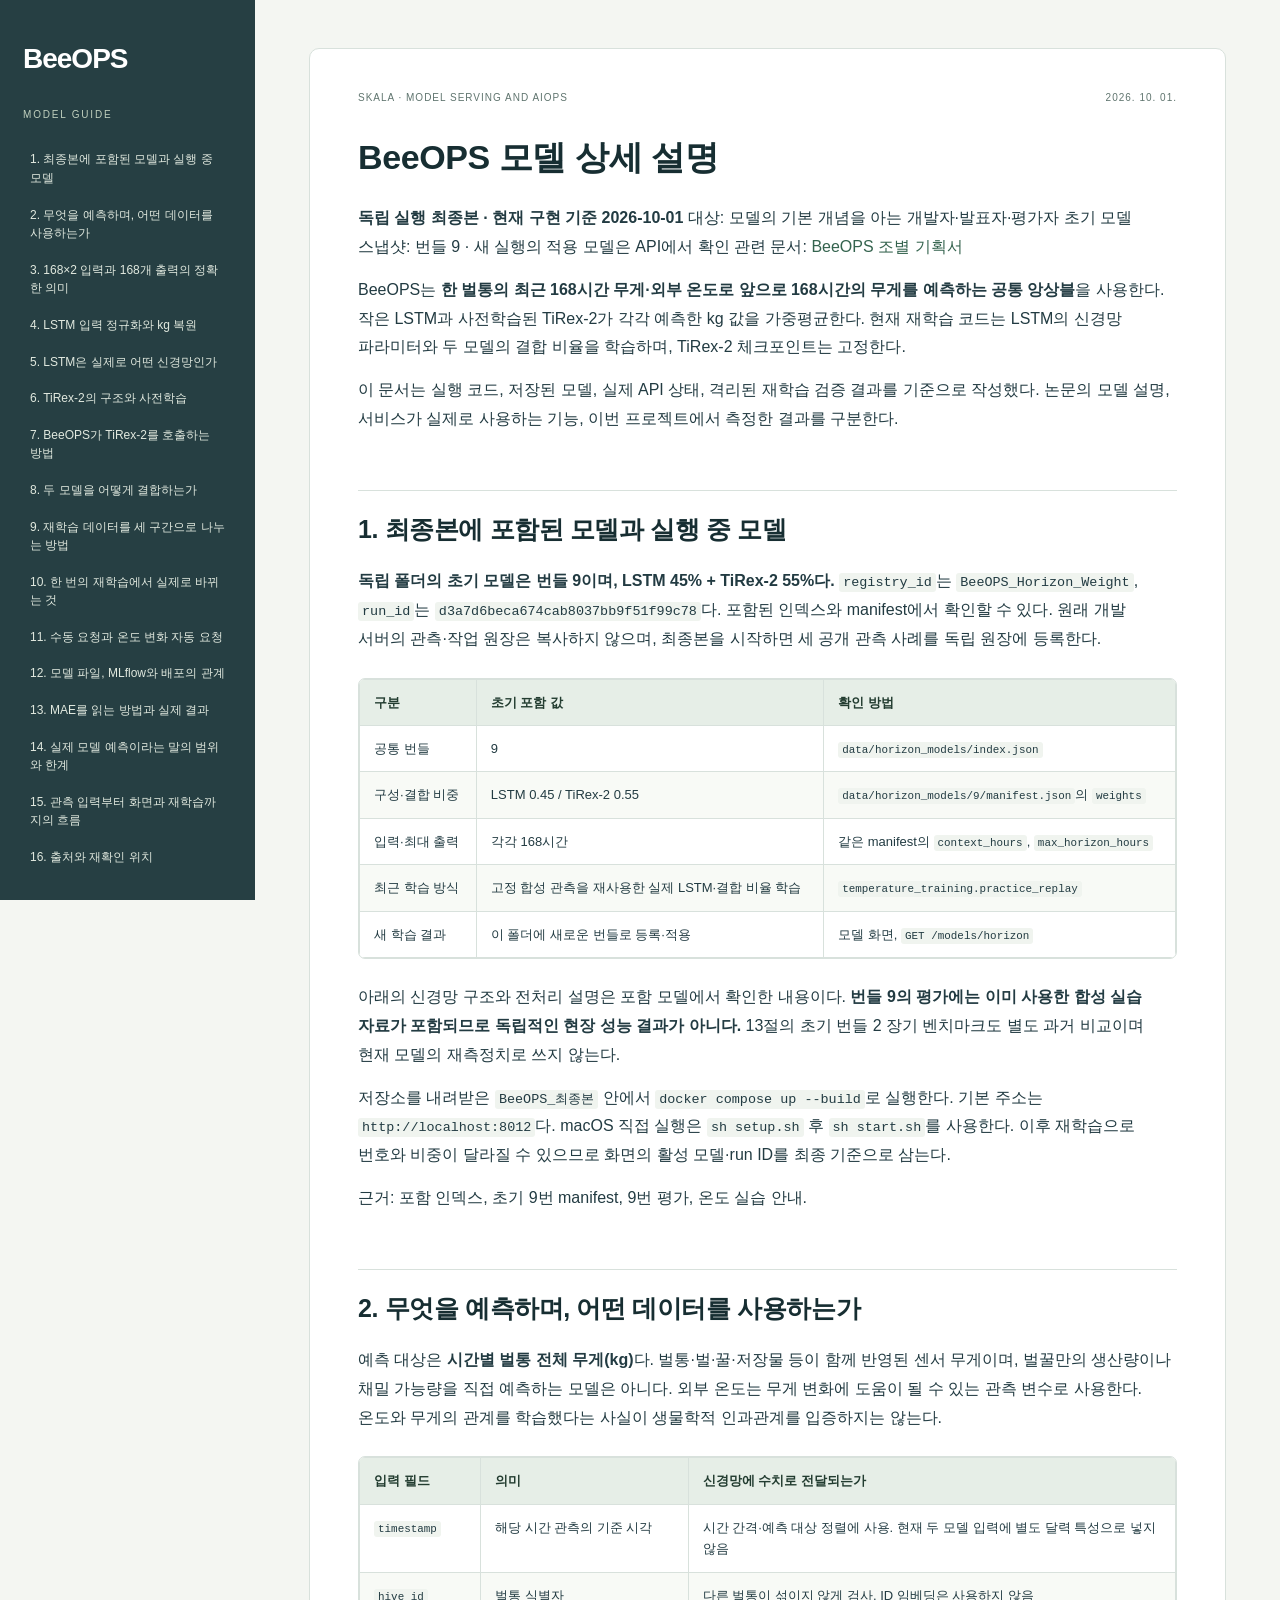
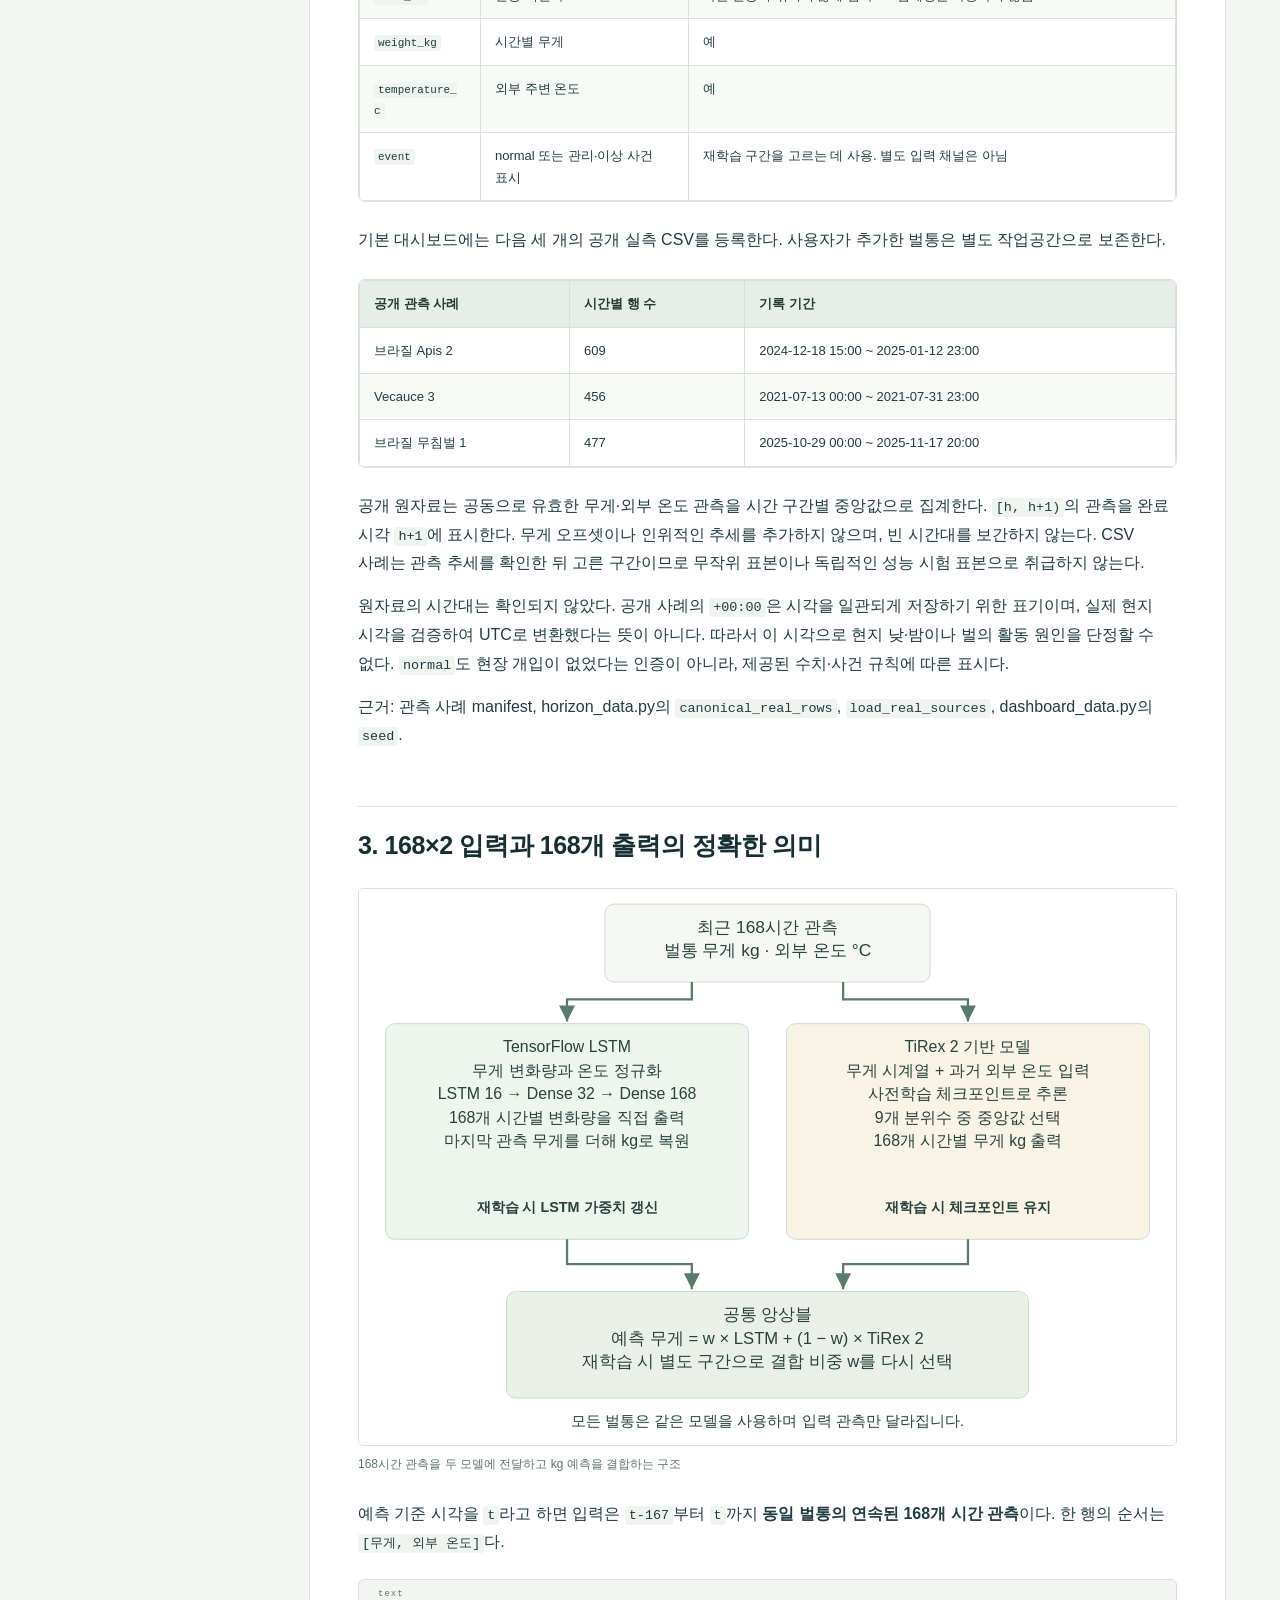
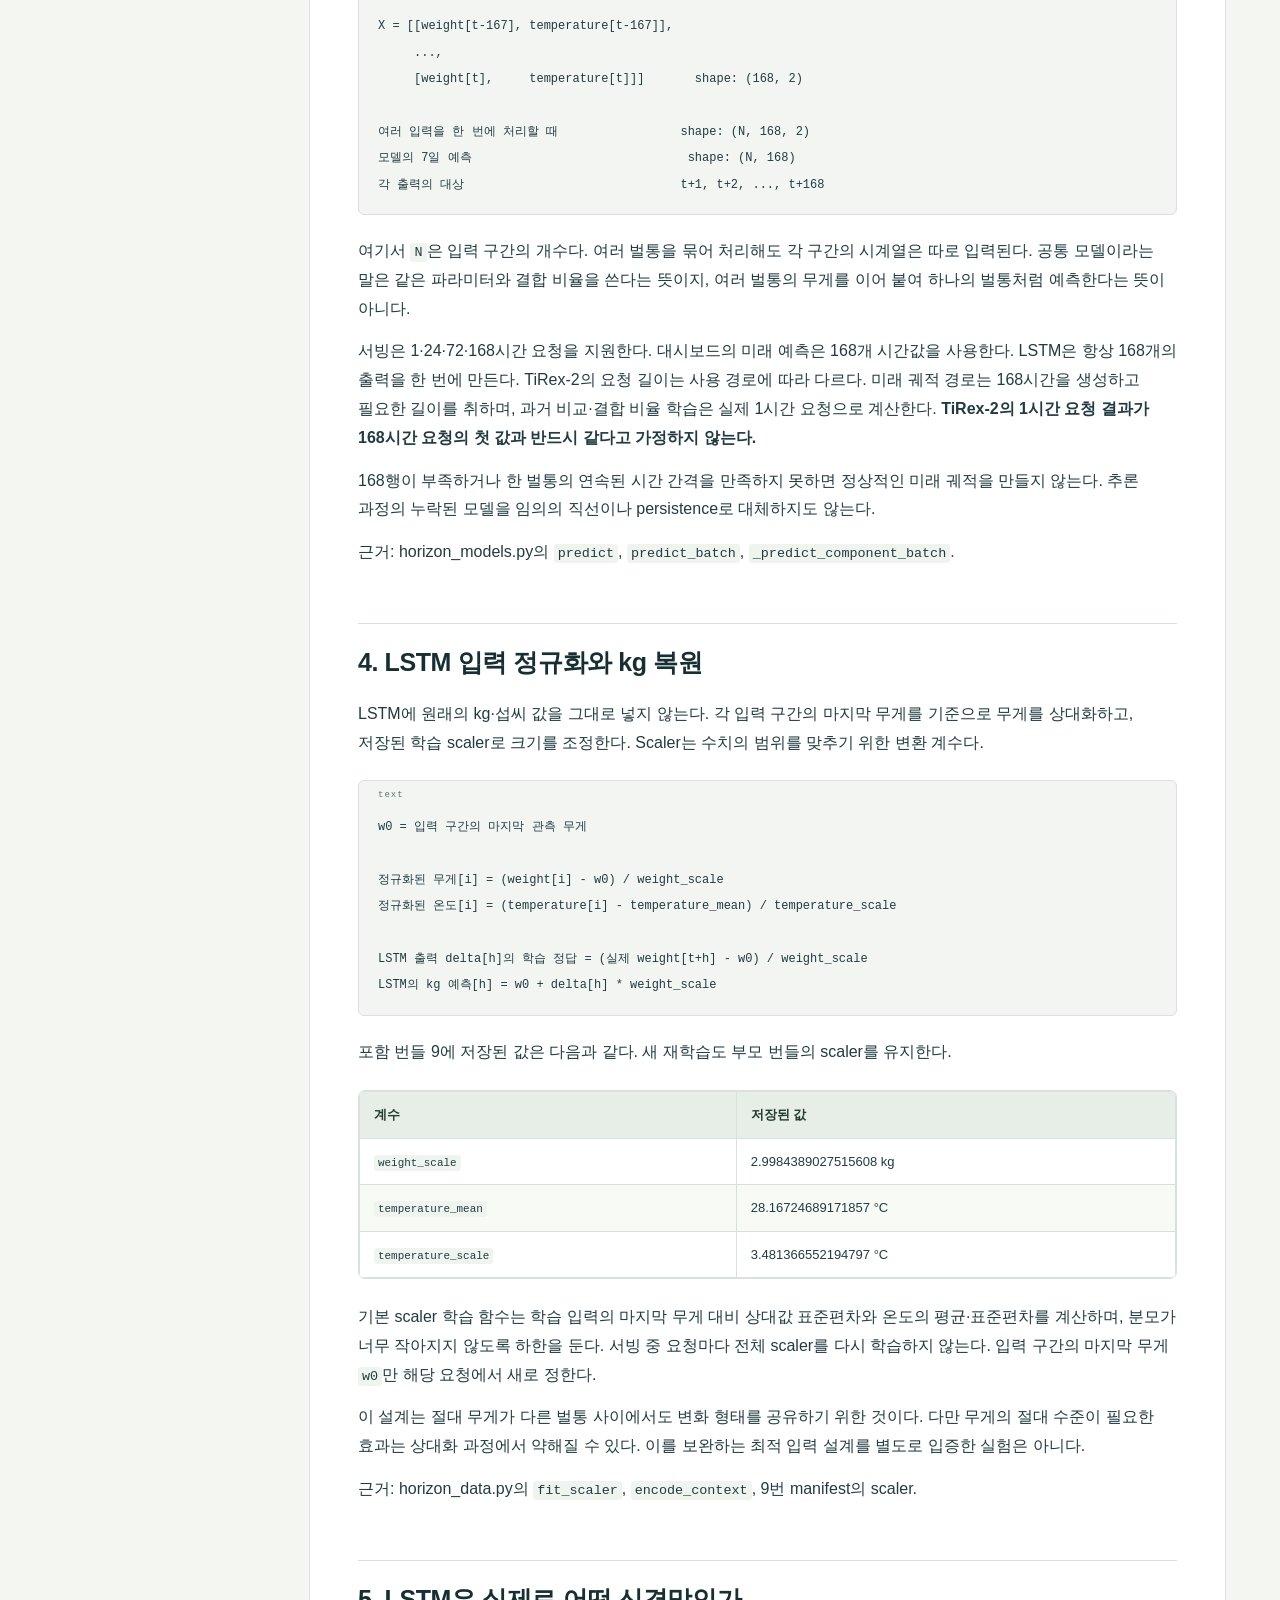
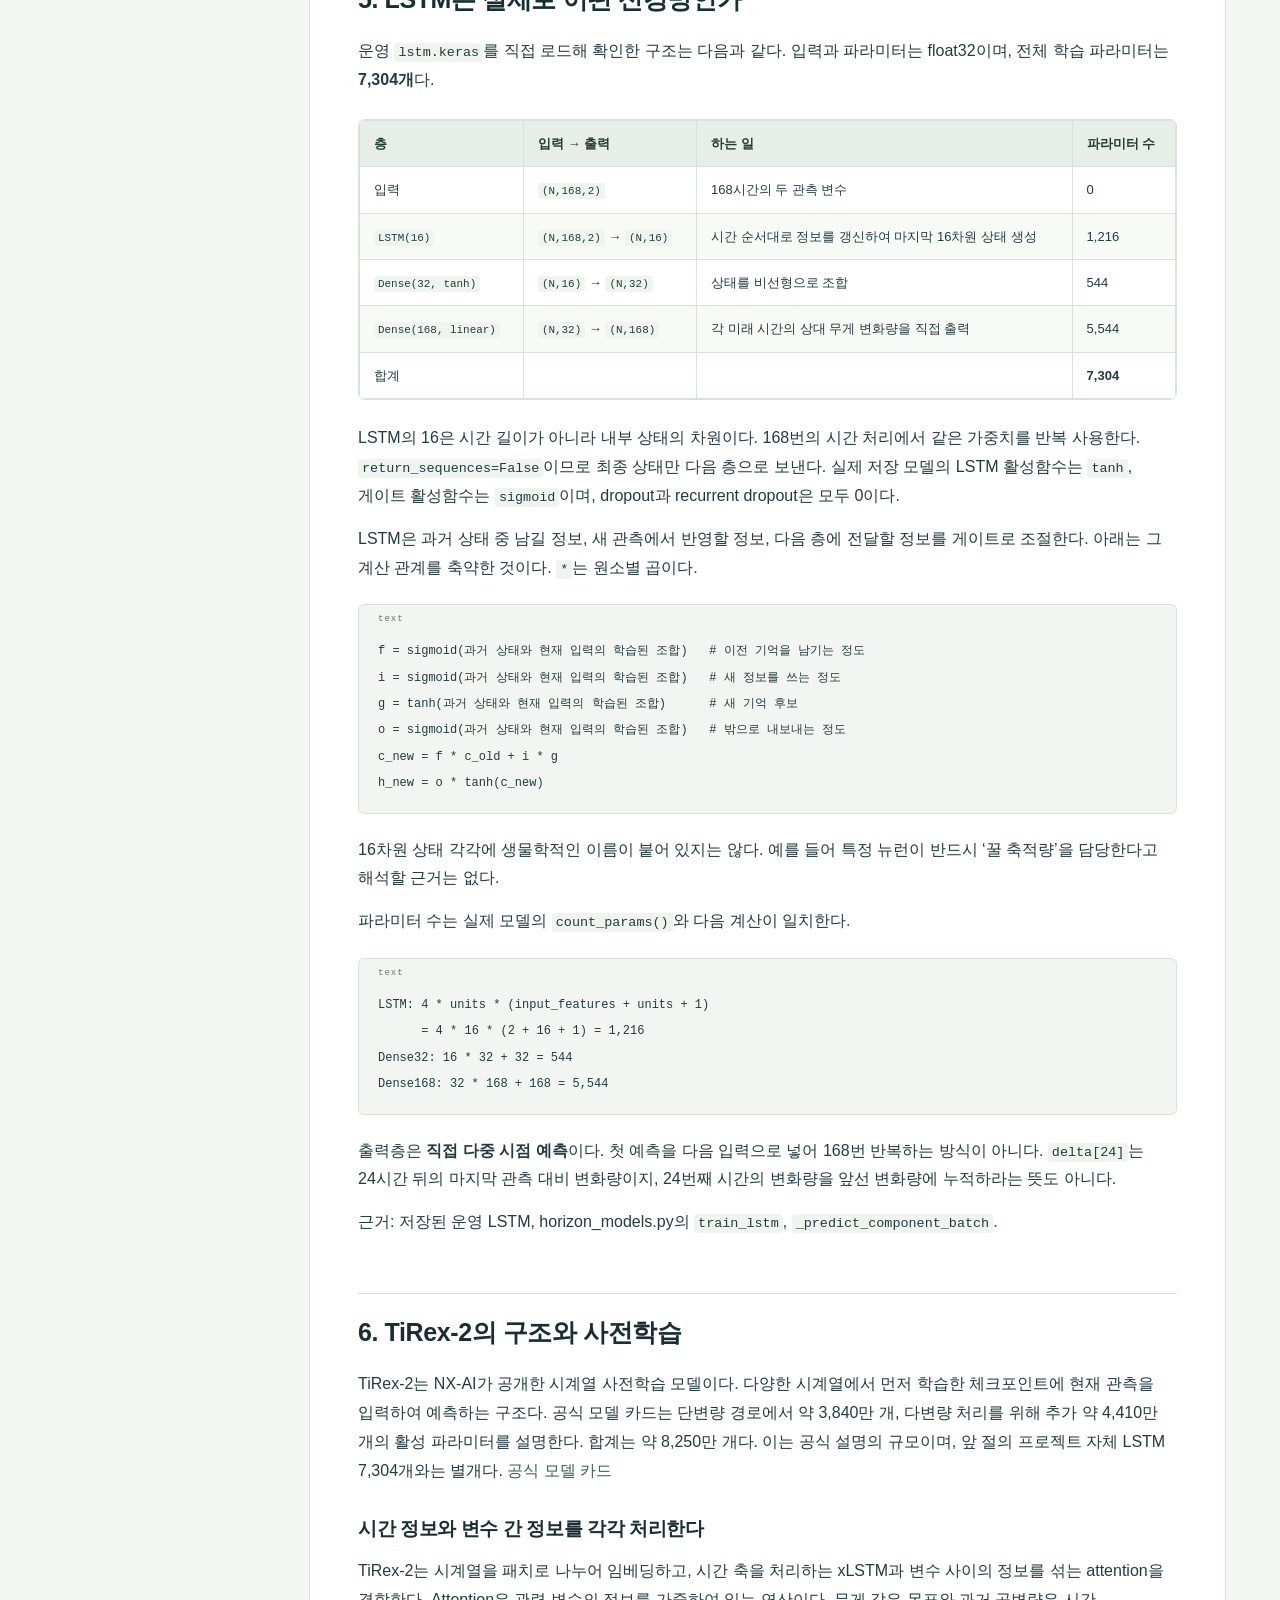
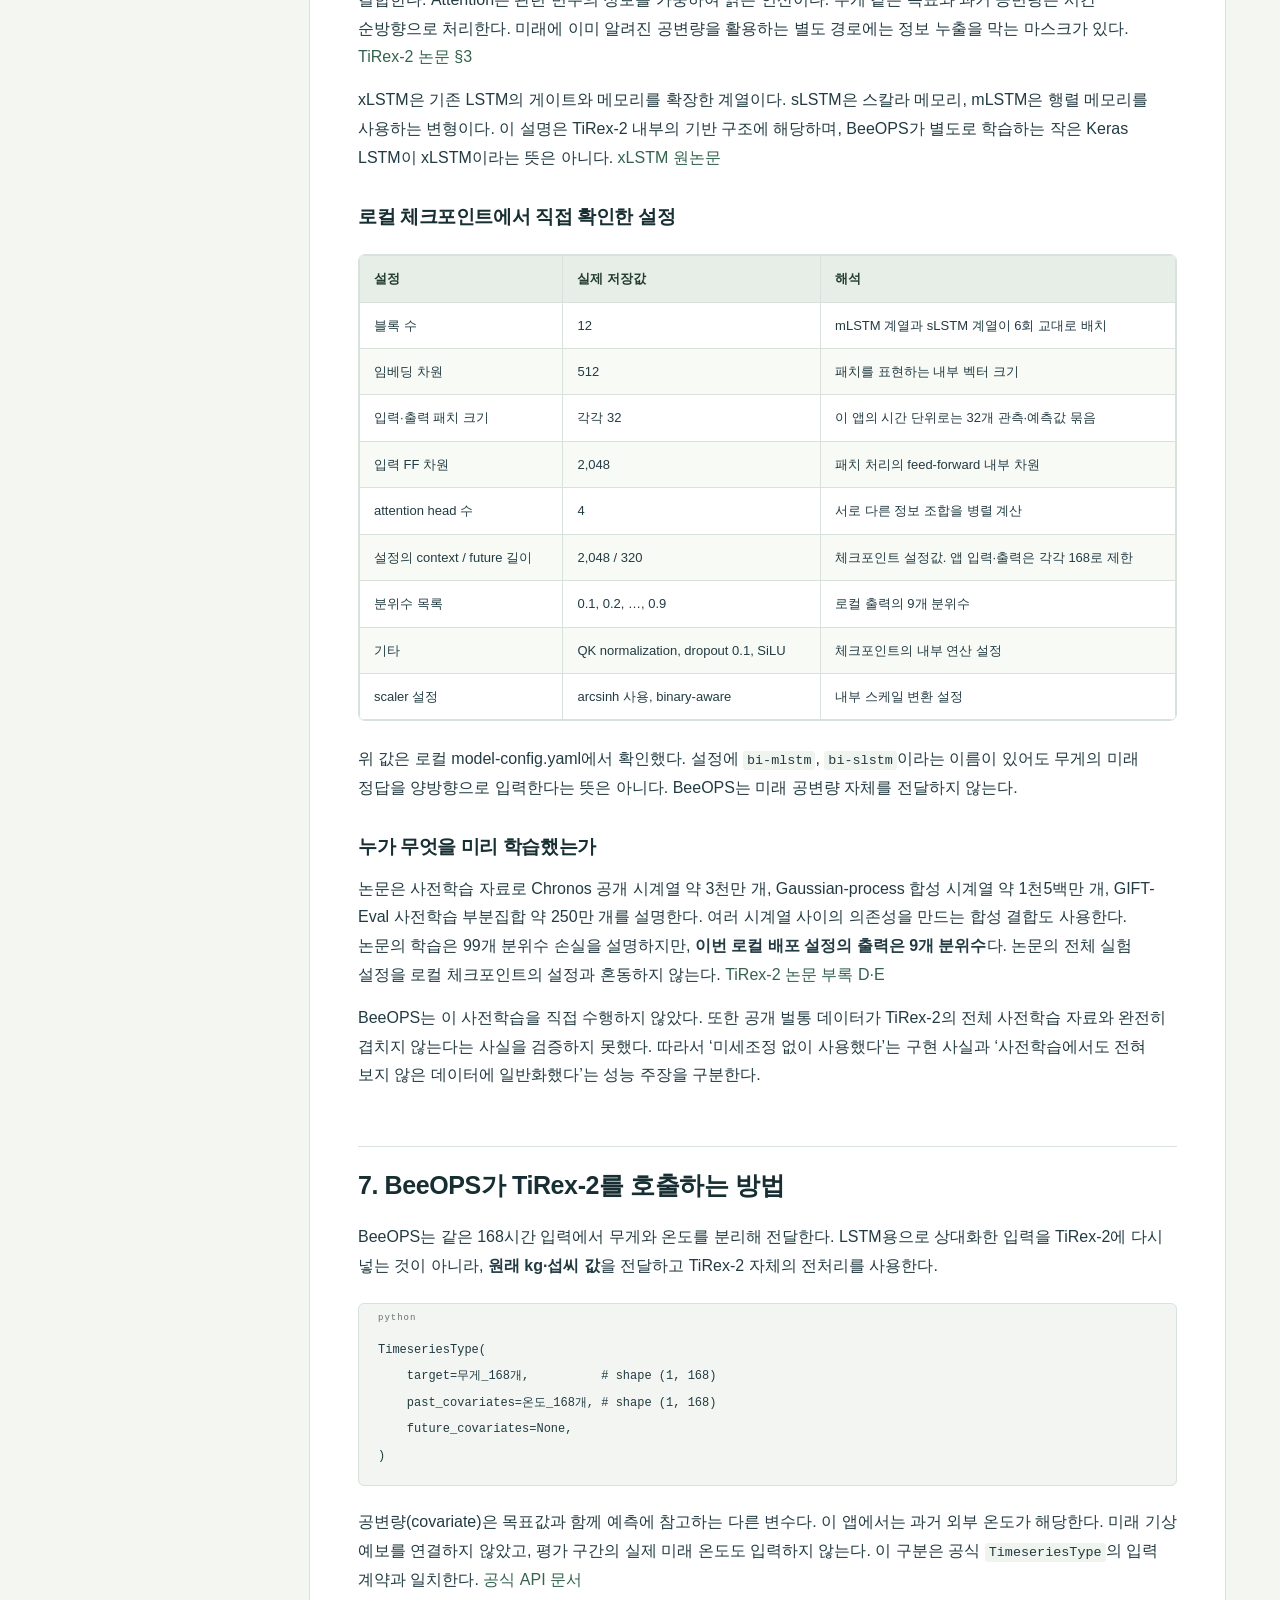
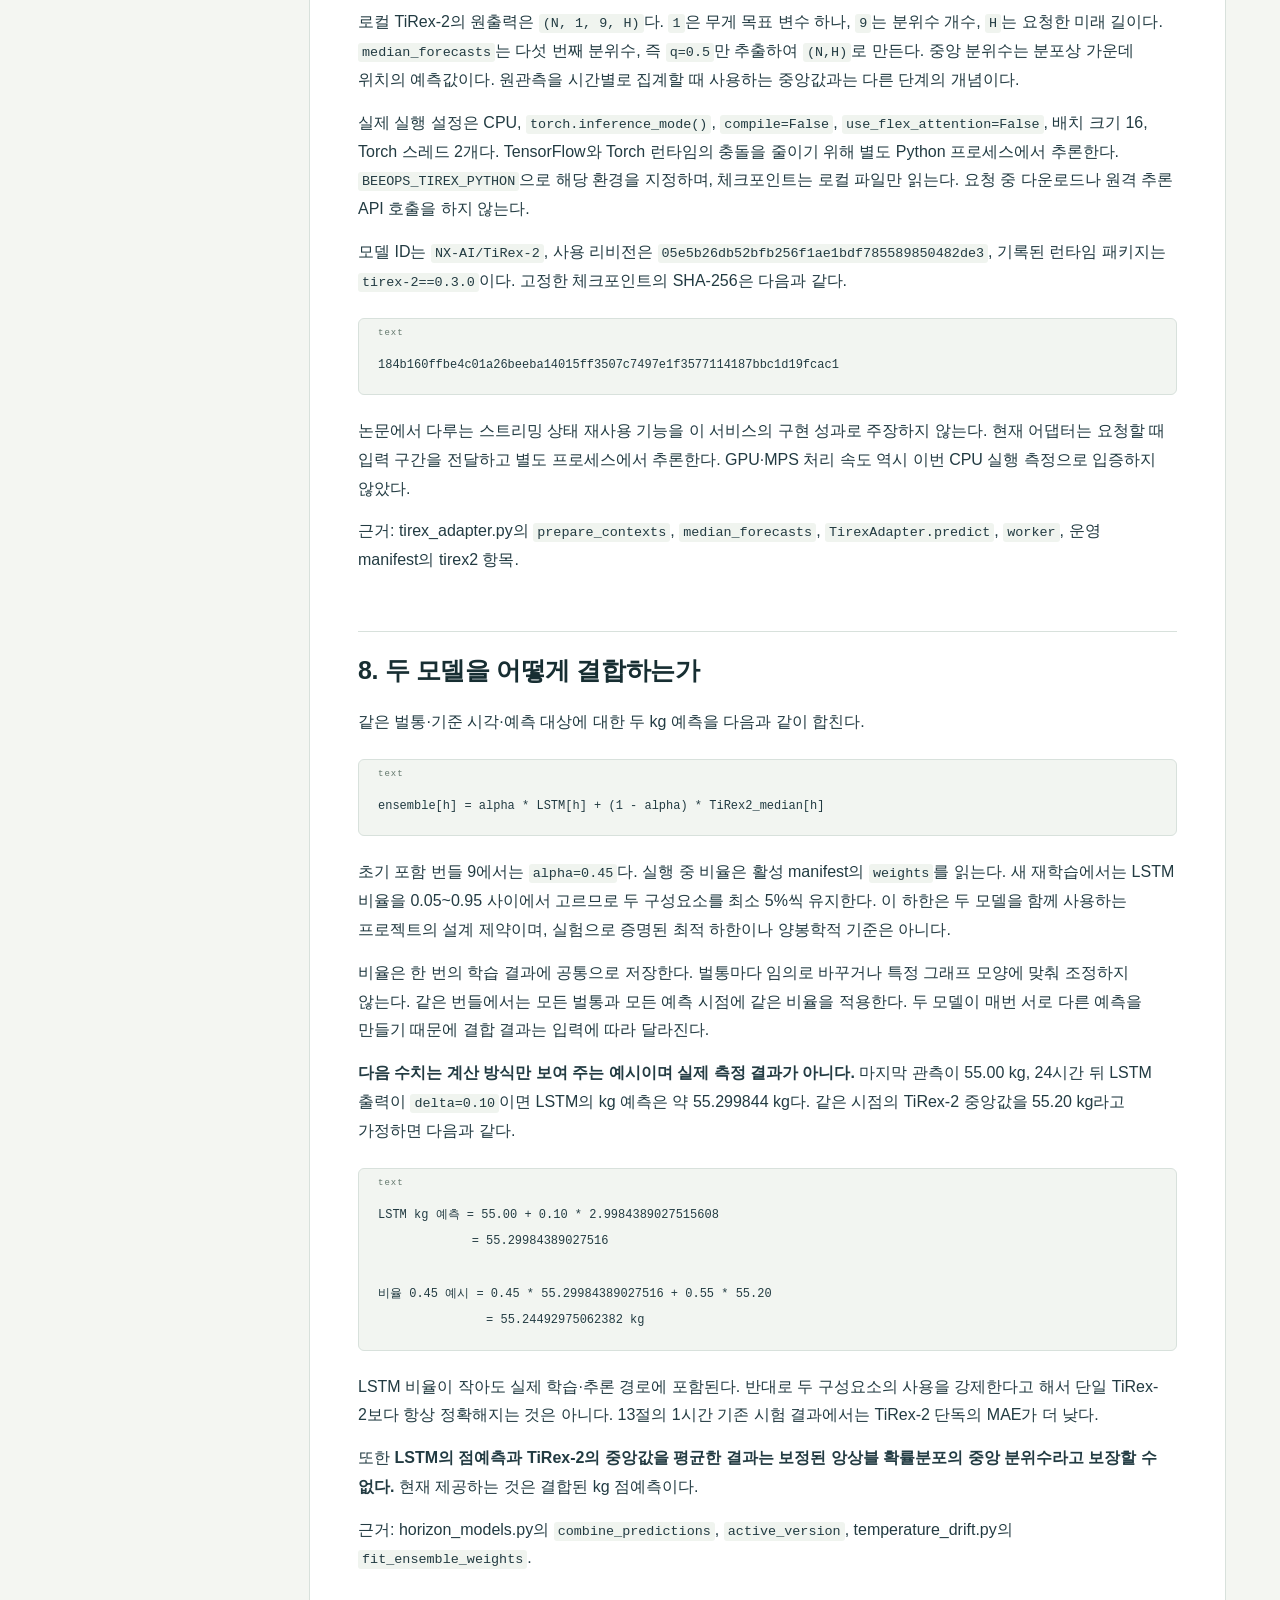
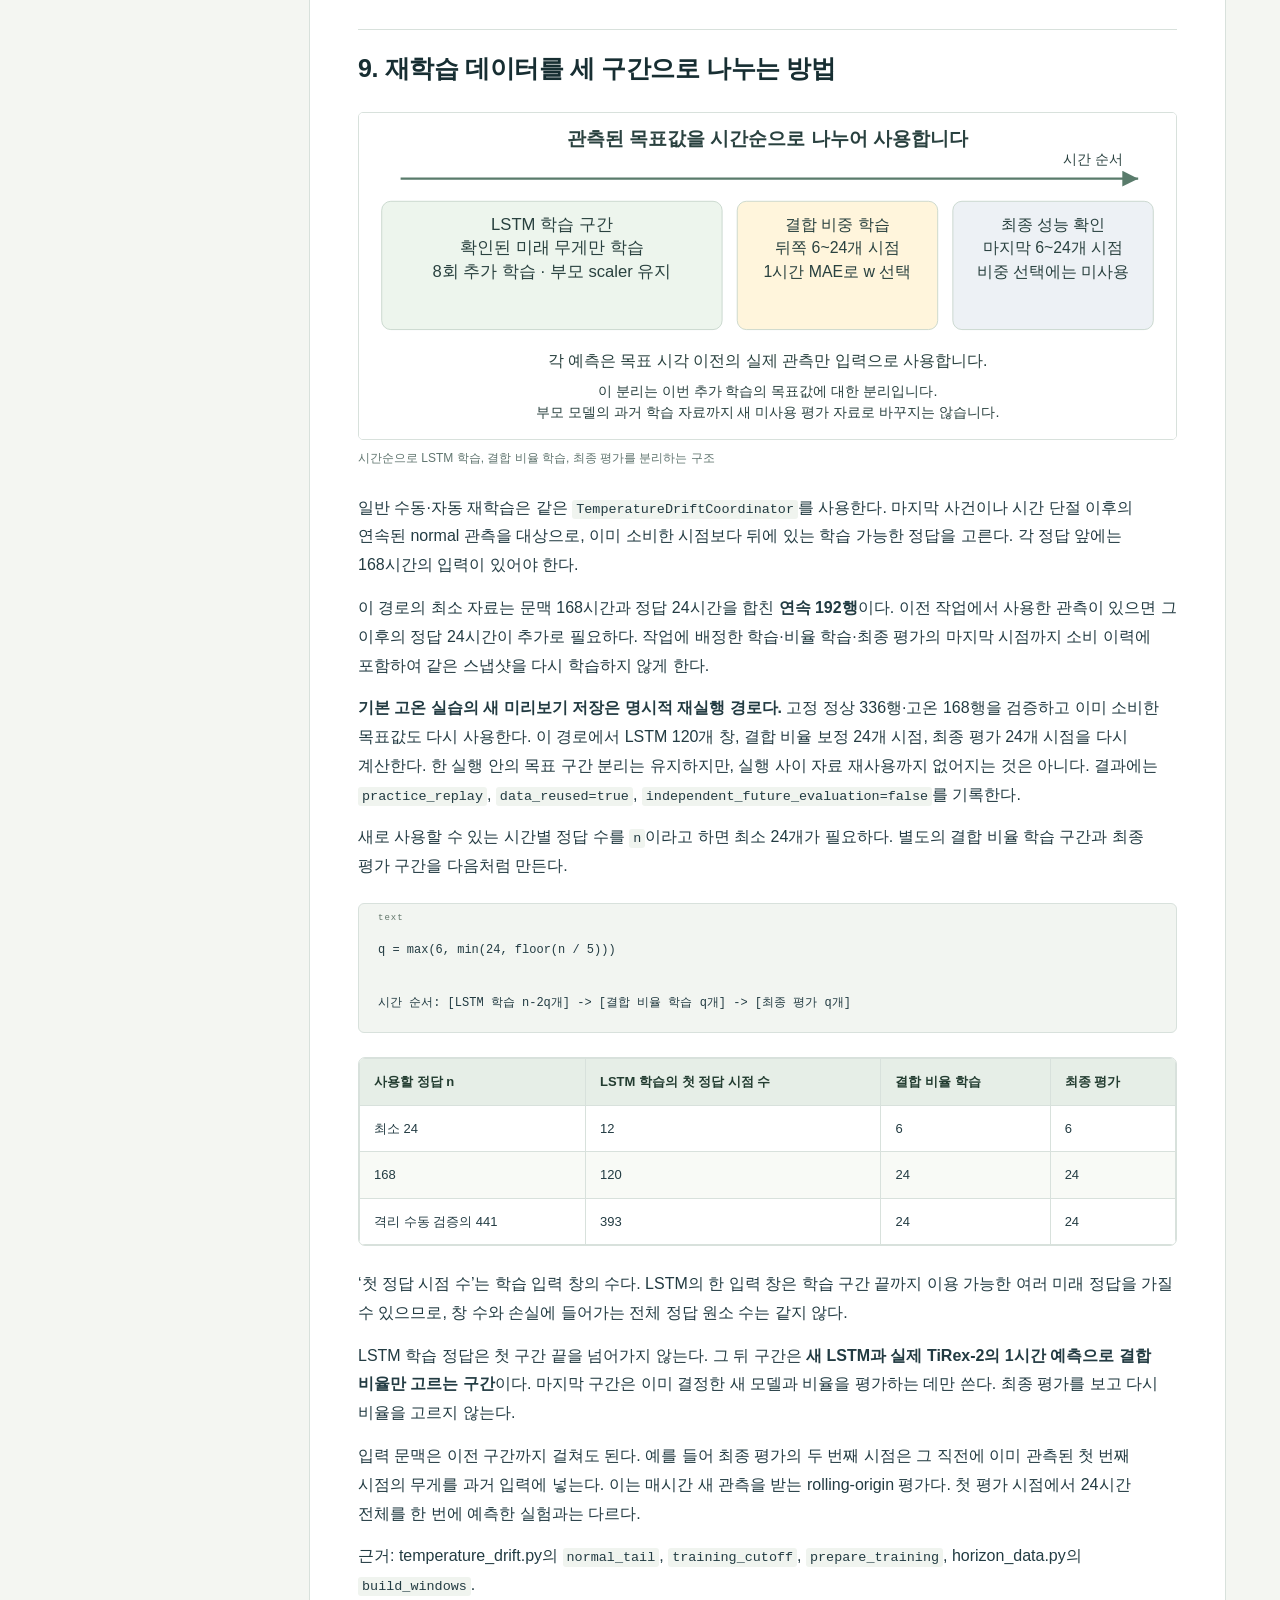
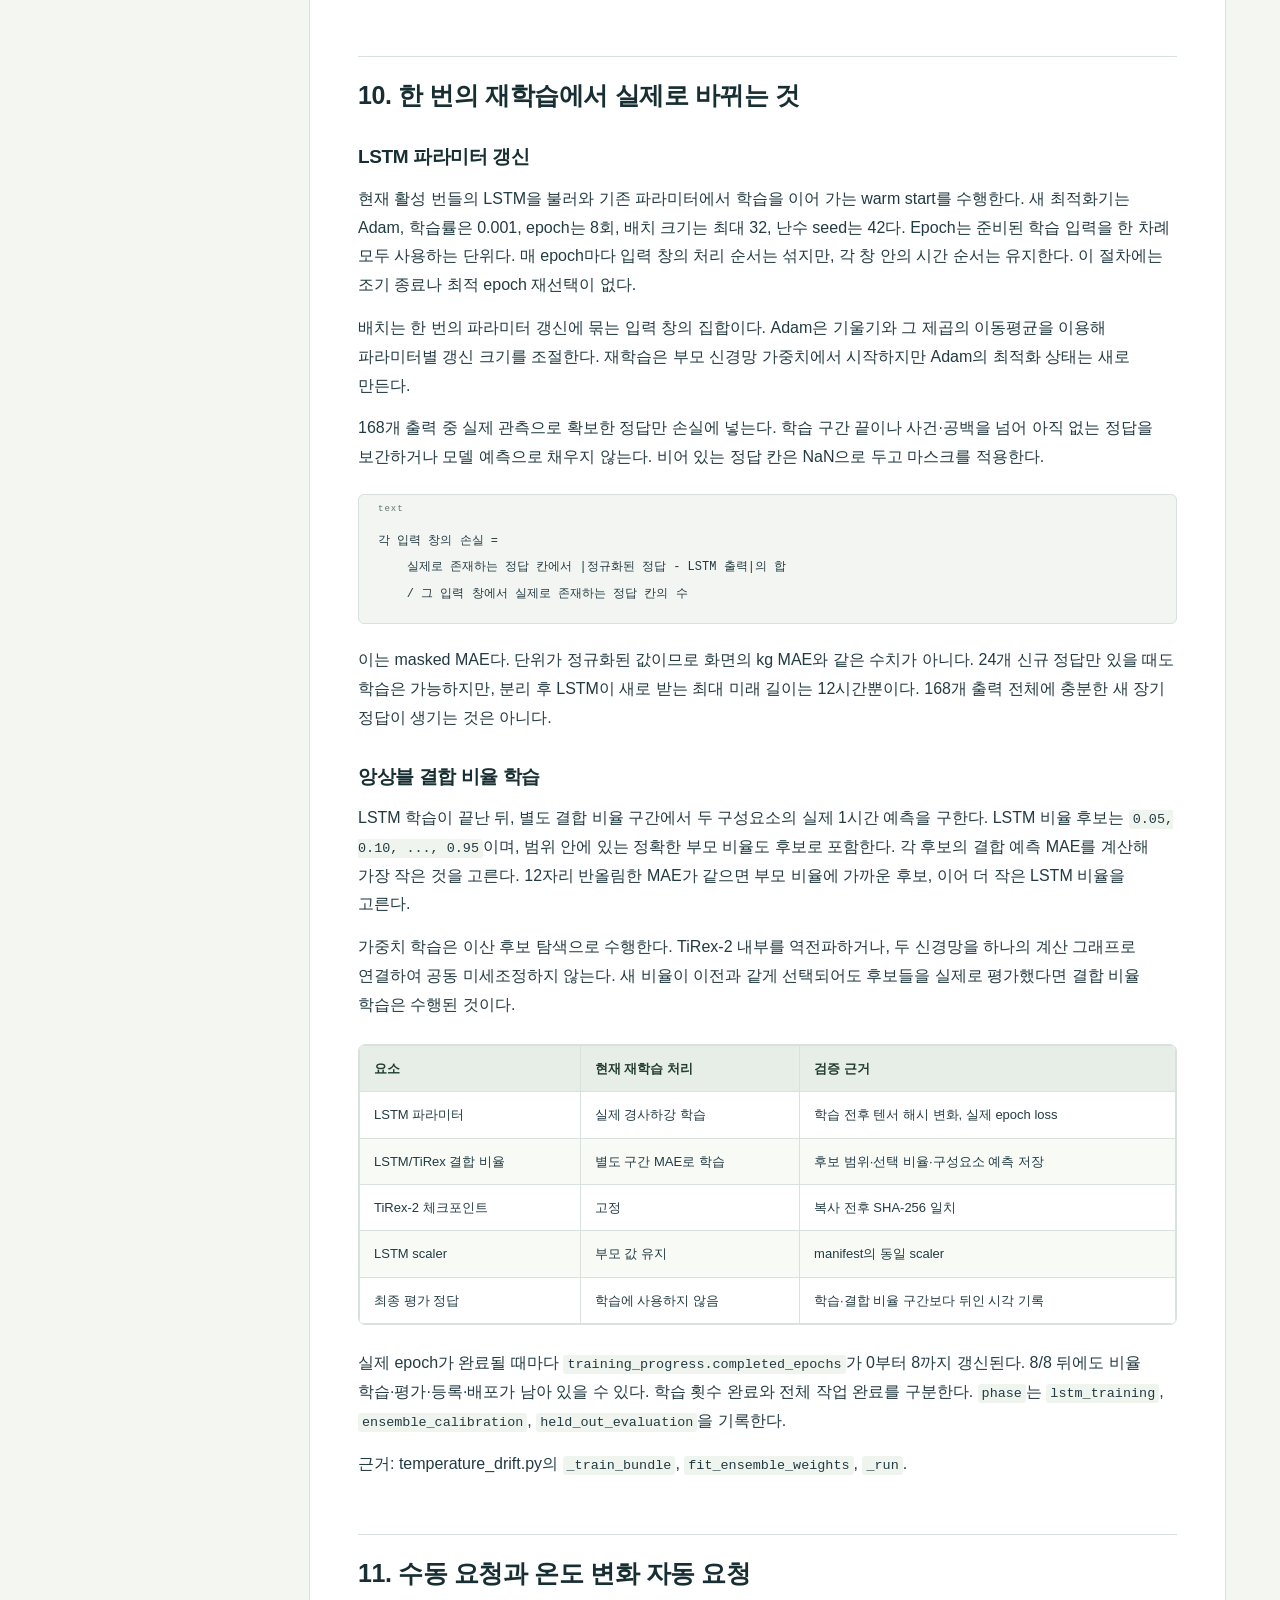
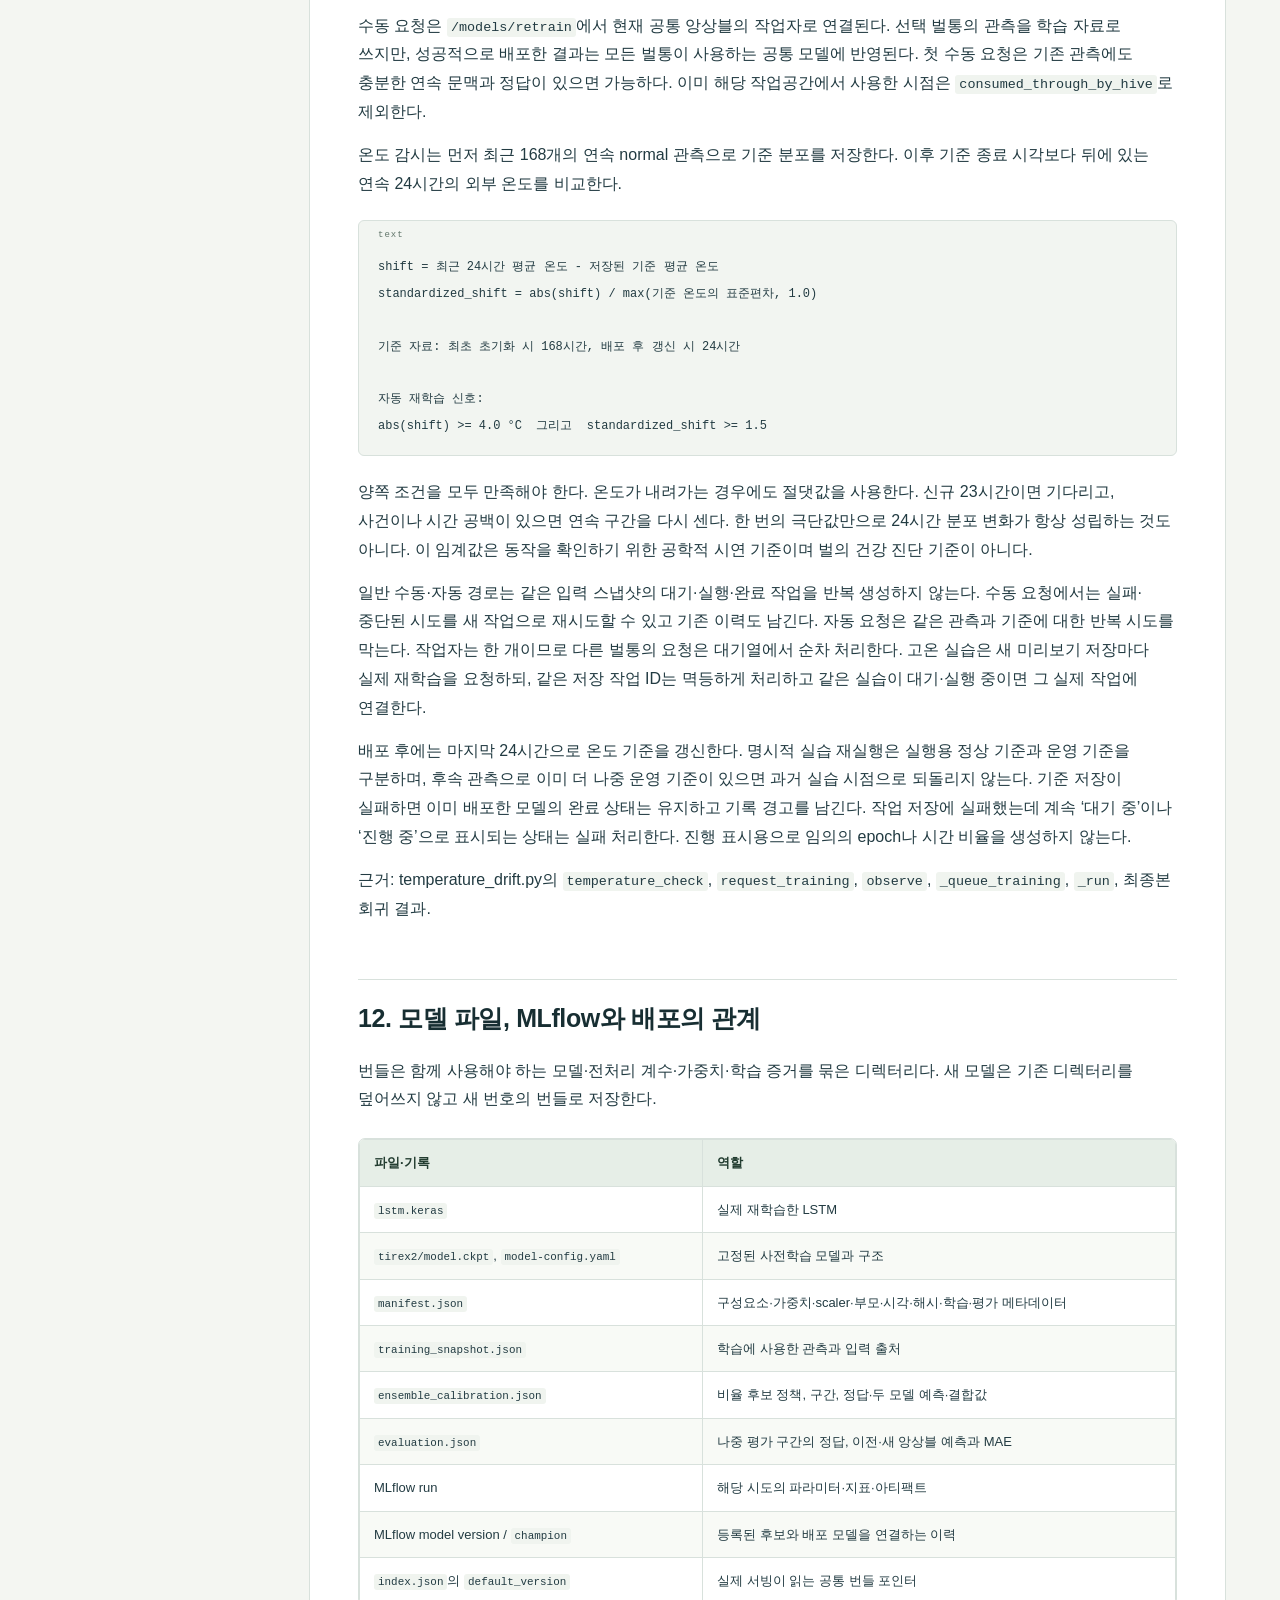
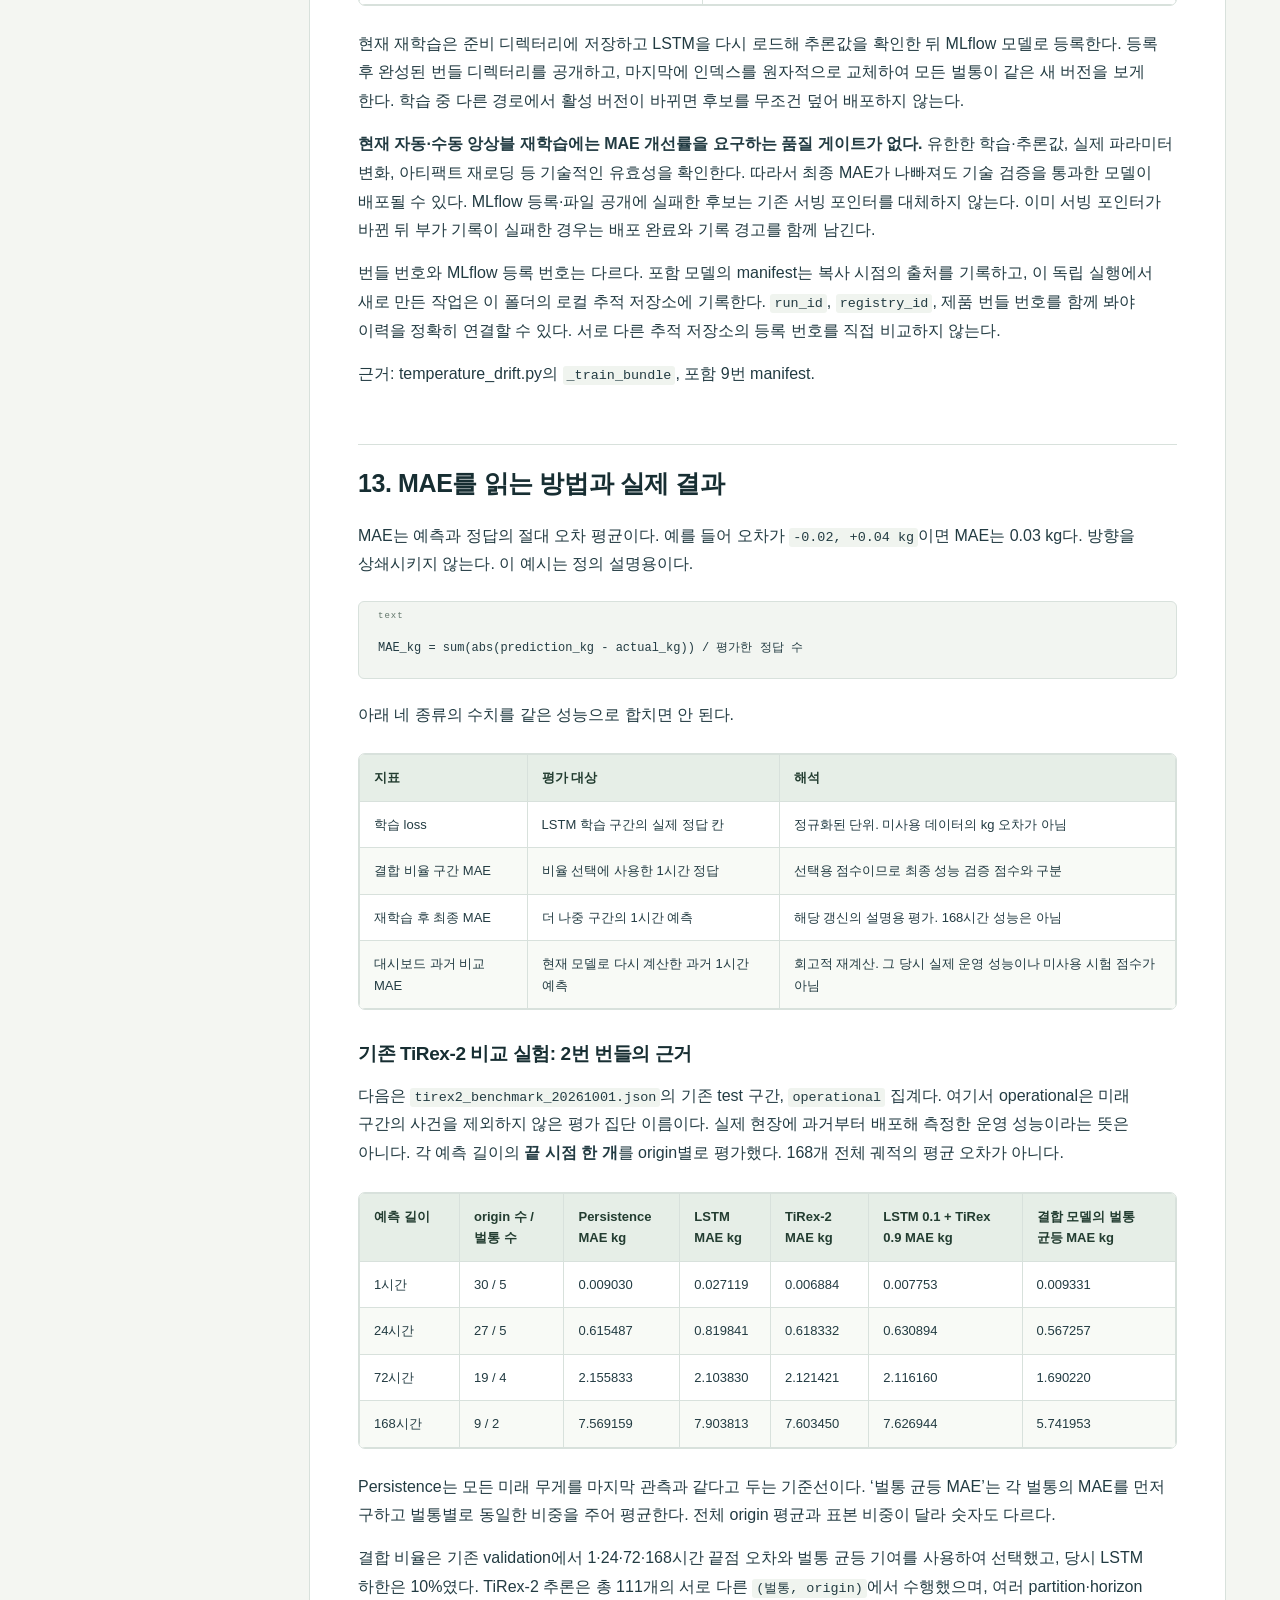
<file: docs/BeeOPS_모델_상세설명.html>
<!doctype html>
<html lang="ko"><head><meta charset="utf-8"><meta name="viewport" content="width=device-width,initial-scale=1"><meta name="source-sha256" content="b013d6dbf9b42d88a09672f105f107c88d4a7f7236aedac02744ad76e79f962a"><meta name="generated-at" content="2026-10-01T07:46:49+00:00"><title>BeeOPS 예측 모델 상세 설명</title><style>:root{--ink:#223b42;--muted:#60756f;--line:#d8e1dc;--accent:#476d5e;--gold:#d9ab45;--paper:#fff}*{box-sizing:border-box}html{scroll-behavior:smooth;scroll-padding-top:28px}body{margin:0;background:#f4f6f2;color:var(--ink);font:16px/1.8 -apple-system,BlinkMacSystemFont,'Apple SD Gothic Neo','Malgun Gothic','Noto Sans CJK KR','Noto Sans KR',sans-serif}a{color:#34634e;text-decoration:none;overflow-wrap:anywhere}a:hover{text-decoration:underline}aside{position:fixed;inset:0 auto 0 0;width:255px;background:#263f43;padding:34px 23px;overflow:auto;color:#e9f0e7}.brand{font-size:28px;font-weight:800;color:#fff;letter-spacing:-1px}.nav-kicker{margin:22px 0 17px;color:#bfcfbd;font-size:10px;letter-spacing:1.8px}nav a{display:block;color:#e1e9df;font-size:12px;line-height:1.55;padding:9px 7px;border-radius:5px}nav a:hover{background:#385454;text-decoration:none}.related{margin-top:28px;padding-top:18px;border-top:1px solid #58716b}.related a{display:block;color:#eddfb7;font-size:12px;margin:12px 0}.related button{background:transparent;border:1px solid #9eafa2;color:white;border-radius:5px;padding:9px 12px;cursor:pointer;font:inherit;font-size:12px}.wrap{margin-left:255px;padding:48px 54px 72px}main{max-width:1030px;margin:auto;background:white;padding:40px 48px;border:1px solid var(--line);border-radius:10px}.topline{display:flex;justify-content:space-between;gap:20px;font-size:10px;letter-spacing:1px;color:var(--muted);margin-bottom:26px}h1,h2,h3,h4{color:#172e32;line-height:1.45;letter-spacing:-.4px}h1{font-size:34px;margin:0 0 22px}h2{font-size:25px;margin:56px 0 20px;padding-top:20px;border-top:1px solid var(--line)}h3{font-size:19px;margin:30px 0 12px}h4{font-size:16px;margin:23px 0 9px}p{margin:14px 0;overflow-wrap:anywhere;word-break:keep-all}li{margin:8px 0;word-break:keep-all}ul,ol{padding-left:24px}strong{font-weight:700}blockquote{margin:24px 0;padding:18px 23px;background:#fcf6e4;border-left:4px solid var(--gold);border-radius:0 7px 7px 0}.table-wrap{overflow-x:auto;margin:24px 0;border:1px solid var(--line);border-radius:7px}table{width:100%;border-collapse:collapse;font-size:13px;line-height:1.65}th,td{padding:12px 14px;text-align:left;vertical-align:top;border:1px solid var(--line);word-break:keep-all;overflow-wrap:anywhere}th{background:#e6eee7;color:#223c30;font-weight:700}tr:nth-child(even) td{background:#f8faf6}th:first-child,td:first-child{min-width:100px}figure{margin:25px 0;break-inside:avoid}figure img{width:100%;height:auto;display:block;border:1px solid var(--line);border-radius:5px}figcaption{font-size:12px;line-height:1.6;color:var(--muted);margin-top:9px;word-break:keep-all}code{font-family:ui-monospace,SFMono-Regular,Consolas,monospace;font-size:.84em;background:#f0f4ef;border-radius:3px;padding:2px 4px;overflow-wrap:anywhere}.code{position:relative;margin:22px 0;padding:32px 19px 17px;background:#f2f5f1;border:1px solid var(--line);border-radius:6px;line-height:1.65;white-space:pre-wrap;overflow-wrap:anywhere;word-break:break-word}.code code{font-size:12px;background:transparent;padding:0;white-space:pre-wrap}.code-language{position:absolute;top:7px;left:19px;font-size:9px;letter-spacing:1px;color:#63776c}details{margin:20px 0;padding:16px;border:1px solid var(--line)}summary{cursor:pointer}.footer{margin-top:42px;padding-top:15px;border-top:1px solid var(--line);color:var(--muted);font-size:10px}.footer p{margin:5px 0}.missing{color:#9f482b;border:1px solid #cc9c75;padding:15px}@media(max-width:1100px){aside{width:220px}.wrap{margin-left:220px;padding:28px}main{padding:32px}}@media(max-width:760px){aside{position:static;width:auto;padding:21px}.brand{font-size:25px}.nav-kicker{margin:10px 0}nav{display:flex;overflow:auto;gap:8px}nav a{white-space:nowrap}.related{display:flex;gap:18px;align-items:center;margin-top:15px;padding-top:8px}.related a{margin:0}.related button{margin-left:auto;white-space:nowrap}.wrap{margin:0;padding:14px}main{padding:23px 18px}h1{font-size:27px}h2{font-size:22px}body{font-size:15px}th,td{min-width:125px}table{font-size:12px}.topline{font-size:9px;letter-spacing:0}.code code{font-size:11px}}@page{size:A4;margin:18mm 16mm 18mm}@media print{html{scroll-behavior:auto}body{background:white;color:#172d30;font-size:10.2pt;line-height:1.65}aside,.topline{display:none}.wrap{margin:0;padding:0}main{max-width:none;margin:0;padding:0;border:0;border-radius:0}h1{font-size:25pt;line-height:1.35;margin:0 0 18pt}h2{font-size:15pt;margin:25pt 0 10pt;padding:0;border:0;break-after:avoid}h3{font-size:11.7pt;margin:15pt 0 7pt;break-after:avoid}h4{font-size:10.5pt;break-after:avoid}p{margin:8pt 0;orphans:3;widows:3}ul,ol{margin:8pt 0;padding-left:17pt}li{margin:4pt 0;orphans:2;widows:2}blockquote{padding:11pt 14pt;margin:13pt 0;break-inside:avoid;print-color-adjust:exact}table{font-size:8.7pt;line-height:1.55;table-layout:auto}th,td,th:first-child,td:first-child{min-width:0;padding:7pt 8pt;border-color:#cdd6d0}thead{display:table-header-group}tr{break-inside:avoid;page-break-inside:avoid}th,tr:nth-child(even) td{print-color-adjust:exact}.table-wrap{overflow:visible;margin:13pt 0;border-radius:0}figure{margin:15pt 0}figure img{max-height:185mm;object-fit:contain;border-radius:0}figcaption{font-size:8.2pt;margin-top:6pt;line-height:1.5}a{color:#264e40;text-decoration:none}code{font-size:.82em}.code{padding:22pt 12pt 10pt;margin:12pt 0;break-inside:avoid;background:#f1f4f0;print-color-adjust:exact}.code code{font-size:8.5pt;line-height:1.65}.code-language{top:5pt;left:12pt;font-size:7pt}.footer{font-size:7pt;line-height:1.5;margin-top:23pt;break-inside:avoid}details{display:none}}
@media screen and (max-width:760px){.related{flex-wrap:wrap;gap:12px 20px}.related a{white-space:nowrap;flex:0 0 auto}.related button{margin-left:0}}
@page{@bottom-left{content:"BeeOPS_최종본 · 2026-10-01";font-family:'Apple SD Gothic Neo','Malgun Gothic','Noto Sans CJK KR','Noto Sans KR',sans-serif;font-size:7.5pt;color:#60756f}@bottom-right{content:counter(page) " / " counter(pages);font-family:'Apple SD Gothic Neo','Malgun Gothic','Noto Sans CJK KR','Noto Sans KR',sans-serif;font-size:7.5pt;color:#60756f}}

.related .source-ref{display:block;color:#c9d6d0;font-size:12px;margin:12px 0}
</style></head>
<body><aside><a class="brand" href="/">BeeOPS</a><div class="nav-kicker">MODEL GUIDE</div><nav aria-label="문서 목차"><a href="#section-1">1. 최종본에 포함된 모델과 실행 중 모델</a><a href="#section-2">2. 무엇을 예측하며, 어떤 데이터를 사용하는가</a><a href="#section-3">3. 168×2 입력과 168개 출력의 정확한 의미</a><a href="#section-4">4. LSTM 입력 정규화와 kg 복원</a><a href="#section-5">5. LSTM은 실제로 어떤 신경망인가</a><a href="#section-6">6. TiRex-2의 구조와 사전학습</a><a href="#section-7">7. BeeOPS가 TiRex-2를 호출하는 방법</a><a href="#section-8">8. 두 모델을 어떻게 결합하는가</a><a href="#section-9">9. 재학습 데이터를 세 구간으로 나누는 방법</a><a href="#section-10">10. 한 번의 재학습에서 실제로 바뀌는 것</a><a href="#section-11">11. 수동 요청과 온도 변화 자동 요청</a><a href="#section-12">12. 모델 파일, MLflow와 배포의 관계</a><a href="#section-13">13. MAE를 읽는 방법과 실제 결과</a><a href="#section-14">14. 실제 모델 예측이라는 말의 범위와 한계</a><a href="#section-15">15. 관측 입력부터 화면과 재학습까지의 흐름</a><a href="#section-16">16. 출처와 재확인 위치</a></nav><div class="related"><a href="/proposal" data-local-doc="BeeOPS_조별기획서.html">BeeOPS 프로젝트 기획서</a><span class="source-ref" data-local-doc="온도_드리프트_실습.html" title="로컬 문서: 온도_드리프트_실습.html">온도 변화와 실제 앙상블 재학습 실습</span><span class="source-ref" data-local-doc="시연가이드.html" title="로컬 문서: 시연가이드.html">BeeOPS 최종본 6분 시연 가이드</span><a href="/model-guide.pdf" data-local-pdf="../output/pdf/BeeOPS_모델_상세설명.pdf">PDF 다운로드</a><button type="button" onclick="window.print()">인쇄 또는 PDF 저장</button></div></aside><div class="wrap"><main><div class="topline"><span>SKALA · MODEL SERVING AND AIOPS</span><span>2026. 10. 01.</span></div><h1>BeeOPS 모델 상세 설명</h1>
<p><strong>독립 실행 최종본 · 현재 구현 기준 2026-10-01</strong> 대상: 모델의 기본 개념을 아는 개발자·발표자·평가자 초기 모델 스냅샷: 번들 9 · 새 실행의 적용 모델은 API에서 확인 관련 문서: <a href="/proposal" data-local-doc="BeeOPS_조별기획서.html">BeeOPS 조별 기획서</a></p>
<p>BeeOPS는 <strong>한 벌통의 최근 168시간 무게·외부 온도로 앞으로 168시간의 무게를 예측하는 공통 앙상블</strong>을 사용한다. 작은 LSTM과 사전학습된 TiRex-2가 각각 예측한 kg 값을 가중평균한다. 현재 재학습 코드는 LSTM의 신경망 파라미터와 두 모델의 결합 비율을 학습하며, TiRex-2 체크포인트는 고정한다.</p>
<p>이 문서는 실행 코드, 저장된 모델, 실제 API 상태, 격리된 재학습 검증 결과를 기준으로 작성했다. 논문의 모델 설명, 서비스가 실제로 사용하는 기능, 이번 프로젝트에서 측정한 결과를 구분한다.</p>
<h2 id="section-1">1. 최종본에 포함된 모델과 실행 중 모델</h2>
<p><strong>독립 폴더의 초기 모델은 번들 9이며, LSTM 45% + TiRex-2 55%다.</strong> <code>registry_id</code>는 <code>BeeOPS_Horizon_Weight</code>, <code>run_id</code>는 <code>d3a7d6beca674cab8037bb9f51f99c78</code>다. 포함된 인덱스와 manifest에서 확인할 수 있다. 원래 개발 서버의 관측·작업 원장은 복사하지 않으며, 최종본을 시작하면 세 공개 관측 사례를 독립 원장에 등록한다.</p>
<div class="table-wrap"><table><thead><tr><th>구분</th><th>초기 포함 값</th><th>확인 방법</th></tr></thead><tbody><tr><td>공통 번들</td><td>9</td><td><code>data/horizon_models/index.json</code></td></tr><tr><td>구성·결합 비중</td><td>LSTM 0.45 / TiRex-2 0.55</td><td><code>data/horizon_models/9/manifest.json</code>의 <code>weights</code></td></tr><tr><td>입력·최대 출력</td><td>각각 168시간</td><td>같은 manifest의 <code>context_hours</code>, <code>max_horizon_hours</code></td></tr><tr><td>최근 학습 방식</td><td>고정 합성 관측을 재사용한 실제 LSTM·결합 비율 학습</td><td><code>temperature_training.practice_replay</code></td></tr><tr><td>새 학습 결과</td><td>이 폴더에 새로운 번들로 등록·적용</td><td>모델 화면, <code>GET /models/horizon</code></td></tr></tbody></table></div>
<p>아래의 신경망 구조와 전처리 설명은 포함 모델에서 확인한 내용이다. <strong>번들 9의 평가에는 이미 사용한 합성 실습 자료가 포함되므로 독립적인 현장 성능 결과가 아니다.</strong> 13절의 초기 번들 2 장기 벤치마크도 별도 과거 비교이며 현재 모델의 재측정치로 쓰지 않는다.</p>
<p>저장소를 내려받은 <code>BeeOPS_최종본</code> 안에서 <code>docker compose up --build</code>로 실행한다. 기본 주소는 <code>http://localhost:8012</code>다. macOS 직접 실행은 <code>sh setup.sh</code> 후 <code>sh start.sh</code>를 사용한다. 이후 재학습으로 번호와 비중이 달라질 수 있으므로 화면의 활성 모델·run ID를 최종 기준으로 삼는다.</p>
<p>근거: <span class="source-ref" title="프로젝트 근거 파일: ../data/horizon_models/index.json">포함 인덱스</span>, <span class="source-ref" title="프로젝트 근거 파일: ../data/horizon_models/9/manifest.json">초기 9번 manifest</span>, <span class="source-ref" title="프로젝트 근거 파일: ../data/horizon_models/9/evaluation.json">9번 평가</span>, <span class="source-ref" data-local-doc="온도_드리프트_실습.html" title="로컬 문서: 온도_드리프트_실습.html">온도 실습 안내</span>.</p>
<h2 id="section-2">2. 무엇을 예측하며, 어떤 데이터를 사용하는가</h2>
<p>예측 대상은 <strong>시간별 벌통 전체 무게(kg)</strong>다. 벌통·벌·꿀·저장물 등이 함께 반영된 센서 무게이며, 벌꿀만의 생산량이나 채밀 가능량을 직접 예측하는 모델은 아니다. 외부 온도는 무게 변화에 도움이 될 수 있는 관측 변수로 사용한다. 온도와 무게의 관계를 학습했다는 사실이 생물학적 인과관계를 입증하지는 않는다.</p>
<div class="table-wrap"><table><thead><tr><th>입력 필드</th><th>의미</th><th>신경망에 수치로 전달되는가</th></tr></thead><tbody><tr><td><code>timestamp</code></td><td>해당 시간 관측의 기준 시각</td><td>시간 간격·예측 대상 정렬에 사용. 현재 두 모델 입력에 별도 달력 특성으로 넣지 않음</td></tr><tr><td><code>hive_id</code></td><td>벌통 식별자</td><td>다른 벌통이 섞이지 않게 검사. ID 임베딩은 사용하지 않음</td></tr><tr><td><code>weight_kg</code></td><td>시간별 무게</td><td>예</td></tr><tr><td><code>temperature_c</code></td><td>외부 주변 온도</td><td>예</td></tr><tr><td><code>event</code></td><td>normal 또는 관리·이상 사건 표시</td><td>재학습 구간을 고르는 데 사용. 별도 입력 채널은 아님</td></tr></tbody></table></div>
<p>기본 대시보드에는 다음 세 개의 공개 실측 CSV를 등록한다. 사용자가 추가한 벌통은 별도 작업공간으로 보존한다.</p>
<div class="table-wrap"><table><thead><tr><th>공개 관측 사례</th><th>시간별 행 수</th><th>기록 기간</th></tr></thead><tbody><tr><td>브라질 Apis 2</td><td>609</td><td>2024-12-18 15:00 ~ 2025-01-12 23:00</td></tr><tr><td>Vecauce 3</td><td>456</td><td>2021-07-13 00:00 ~ 2021-07-31 23:00</td></tr><tr><td>브라질 무침벌 1</td><td>477</td><td>2025-10-29 00:00 ~ 2025-11-17 20:00</td></tr></tbody></table></div>
<p>공개 원자료는 공동으로 유효한 무게·외부 온도 관측을 시간 구간별 중앙값으로 집계한다. <code>[h, h+1)</code>의 관측을 완료 시각 <code>h+1</code>에 표시한다. 무게 오프셋이나 인위적인 추세를 추가하지 않으며, 빈 시간대를 보간하지 않는다. CSV 사례는 관측 추세를 확인한 뒤 고른 구간이므로 무작위 표본이나 독립적인 성능 시험 표본으로 취급하지 않는다.</p>
<p>원자료의 시간대는 확인되지 않았다. 공개 사례의 <code>+00:00</code>은 시각을 일관되게 저장하기 위한 표기이며, 실제 현지 시각을 검증하여 UTC로 변환했다는 뜻이 아니다. 따라서 이 시각으로 현지 낮·밤이나 벌의 활동 원인을 단정할 수 없다. <code>normal</code>도 현장 개입이 없었다는 인증이 아니라, 제공된 수치·사건 규칙에 따른 표시다.</p>
<p>근거: <span class="source-ref" title="프로젝트 근거 파일: ../data/trend_cases/manifest.json">관측 사례 manifest</span>, <span class="source-ref" title="프로젝트 근거 파일: ../app/horizon_data.py">horizon_data.py</span>의 <code>canonical_real_rows</code>, <code>load_real_sources</code>, <span class="source-ref" title="프로젝트 근거 파일: ../app/dashboard_data.py">dashboard_data.py</span>의 <code>seed</code>.</p>
<h2 id="section-3">3. 168×2 입력과 168개 출력의 정확한 의미</h2>
<figure><img src="[data-uri]" width="1080" height="735" style="height:auto" alt="168시간 관측을 두 모델에 전달하고 kg 예측을 결합하는 구조" loading="lazy"><figcaption>168시간 관측을 두 모델에 전달하고 kg 예측을 결합하는 구조</figcaption></figure>
<p>예측 기준 시각을 <code>t</code>라고 하면 입력은 <code>t-167</code>부터 <code>t</code>까지 <strong>동일 벌통의 연속된 168개 시간 관측</strong>이다. 한 행의 순서는 <code>[무게, 외부 온도]</code>다.</p>
<pre class="code"><span class="code-language">text</span><code>X = [[weight[t-167], temperature[t-167]],
     ...,
     [weight[t],     temperature[t]]]       shape: (168, 2)

여러 입력을 한 번에 처리할 때                 shape: (N, 168, 2)
모델의 7일 예측                              shape: (N, 168)
각 출력의 대상                              t+1, t+2, ..., t+168</code></pre>
<p>여기서 <code>N</code>은 입력 구간의 개수다. 여러 벌통을 묶어 처리해도 각 구간의 시계열은 따로 입력된다. 공통 모델이라는 말은 같은 파라미터와 결합 비율을 쓴다는 뜻이지, 여러 벌통의 무게를 이어 붙여 하나의 벌통처럼 예측한다는 뜻이 아니다.</p>
<p>서빙은 1·24·72·168시간 요청을 지원한다. 대시보드의 미래 예측은 168개 시간값을 사용한다. LSTM은 항상 168개의 출력을 한 번에 만든다. TiRex-2의 요청 길이는 사용 경로에 따라 다르다. 미래 궤적 경로는 168시간을 생성하고 필요한 길이를 취하며, 과거 비교·결합 비율 학습은 실제 1시간 요청으로 계산한다. <strong>TiRex-2의 1시간 요청 결과가 168시간 요청의 첫 값과 반드시 같다고 가정하지 않는다.</strong></p>
<p>168행이 부족하거나 한 벌통의 연속된 시간 간격을 만족하지 못하면 정상적인 미래 궤적을 만들지 않는다. 추론 과정의 누락된 모델을 임의의 직선이나 persistence로 대체하지도 않는다.</p>
<p>근거: <span class="source-ref" title="프로젝트 근거 파일: ../app/horizon_models.py">horizon_models.py</span>의 <code>predict</code>, <code>predict_batch</code>, <code>_predict_component_batch</code>.</p>
<h2 id="section-4">4. LSTM 입력 정규화와 kg 복원</h2>
<p>LSTM에 원래의 kg·섭씨 값을 그대로 넣지 않는다. 각 입력 구간의 마지막 무게를 기준으로 무게를 상대화하고, 저장된 학습 scaler로 크기를 조정한다. Scaler는 수치의 범위를 맞추기 위한 변환 계수다.</p>
<pre class="code"><span class="code-language">text</span><code>w0 = 입력 구간의 마지막 관측 무게

정규화된 무게[i] = (weight[i] - w0) / weight_scale
정규화된 온도[i] = (temperature[i] - temperature_mean) / temperature_scale

LSTM 출력 delta[h]의 학습 정답 = (실제 weight[t+h] - w0) / weight_scale
LSTM의 kg 예측[h] = w0 + delta[h] * weight_scale</code></pre>
<p>포함 번들 9에 저장된 값은 다음과 같다. 새 재학습도 부모 번들의 scaler를 유지한다.</p>
<div class="table-wrap"><table><thead><tr><th>계수</th><th>저장된 값</th></tr></thead><tbody><tr><td><code>weight_scale</code></td><td>2.9984389027515608 kg</td></tr><tr><td><code>temperature_mean</code></td><td>28.16724689171857 °C</td></tr><tr><td><code>temperature_scale</code></td><td>3.481366552194797 °C</td></tr></tbody></table></div>
<p>기본 scaler 학습 함수는 학습 입력의 마지막 무게 대비 상대값 표준편차와 온도의 평균·표준편차를 계산하며, 분모가 너무 작아지지 않도록 하한을 둔다. 서빙 중 요청마다 전체 scaler를 다시 학습하지 않는다. 입력 구간의 마지막 무게 <code>w0</code>만 해당 요청에서 새로 정한다.</p>
<p>이 설계는 절대 무게가 다른 벌통 사이에서도 변화 형태를 공유하기 위한 것이다. 다만 무게의 절대 수준이 필요한 효과는 상대화 과정에서 약해질 수 있다. 이를 보완하는 최적 입력 설계를 별도로 입증한 실험은 아니다.</p>
<p>근거: <span class="source-ref" title="프로젝트 근거 파일: ../app/horizon_data.py">horizon_data.py</span>의 <code>fit_scaler</code>, <code>encode_context</code>, <span class="source-ref" title="프로젝트 근거 파일: ../data/horizon_models/9/manifest.json">9번 manifest의 scaler</span>.</p>
<h2 id="section-5">5. LSTM은 실제로 어떤 신경망인가</h2>
<p>운영 <code>lstm.keras</code>를 직접 로드해 확인한 구조는 다음과 같다. 입력과 파라미터는 float32이며, 전체 학습 파라미터는 <strong>7,304개</strong>다.</p>
<div class="table-wrap"><table><thead><tr><th>층</th><th>입력 → 출력</th><th>하는 일</th><th>파라미터 수</th></tr></thead><tbody><tr><td>입력</td><td><code>(N,168,2)</code></td><td>168시간의 두 관측 변수</td><td>0</td></tr><tr><td><code>LSTM(16)</code></td><td><code>(N,168,2)</code> → <code>(N,16)</code></td><td>시간 순서대로 정보를 갱신하여 마지막 16차원 상태 생성</td><td>1,216</td></tr><tr><td><code>Dense(32, tanh)</code></td><td><code>(N,16)</code> → <code>(N,32)</code></td><td>상태를 비선형으로 조합</td><td>544</td></tr><tr><td><code>Dense(168, linear)</code></td><td><code>(N,32)</code> → <code>(N,168)</code></td><td>각 미래 시간의 상대 무게 변화량을 직접 출력</td><td>5,544</td></tr><tr><td>합계</td><td></td><td></td><td><strong>7,304</strong></td></tr></tbody></table></div>
<p>LSTM의 16은 시간 길이가 아니라 내부 상태의 차원이다. 168번의 시간 처리에서 같은 가중치를 반복 사용한다. <code>return_sequences=False</code>이므로 최종 상태만 다음 층으로 보낸다. 실제 저장 모델의 LSTM 활성함수는 <code>tanh</code>, 게이트 활성함수는 <code>sigmoid</code>이며, dropout과 recurrent dropout은 모두 0이다.</p>
<p>LSTM은 과거 상태 중 남길 정보, 새 관측에서 반영할 정보, 다음 층에 전달할 정보를 게이트로 조절한다. 아래는 그 계산 관계를 축약한 것이다. <code>*</code>는 원소별 곱이다.</p>
<pre class="code"><span class="code-language">text</span><code>f = sigmoid(과거 상태와 현재 입력의 학습된 조합)   # 이전 기억을 남기는 정도
i = sigmoid(과거 상태와 현재 입력의 학습된 조합)   # 새 정보를 쓰는 정도
g = tanh(과거 상태와 현재 입력의 학습된 조합)      # 새 기억 후보
o = sigmoid(과거 상태와 현재 입력의 학습된 조합)   # 밖으로 내보내는 정도
c_new = f * c_old + i * g
h_new = o * tanh(c_new)</code></pre>
<p>16차원 상태 각각에 생물학적인 이름이 붙어 있지는 않다. 예를 들어 특정 뉴런이 반드시 ‘꿀 축적량’을 담당한다고 해석할 근거는 없다.</p>
<p>파라미터 수는 실제 모델의 <code>count_params()</code>와 다음 계산이 일치한다.</p>
<pre class="code"><span class="code-language">text</span><code>LSTM: 4 * units * (input_features + units + 1)
      = 4 * 16 * (2 + 16 + 1) = 1,216
Dense32: 16 * 32 + 32 = 544
Dense168: 32 * 168 + 168 = 5,544</code></pre>
<p>출력층은 <strong>직접 다중 시점 예측</strong>이다. 첫 예측을 다음 입력으로 넣어 168번 반복하는 방식이 아니다. <code>delta[24]</code>는 24시간 뒤의 마지막 관측 대비 변화량이지, 24번째 시간의 변화량을 앞선 변화량에 누적하라는 뜻도 아니다.</p>
<p>근거: <span class="source-ref" title="프로젝트 근거 파일: ../data/horizon_models/9/lstm.keras">저장된 운영 LSTM</span>, <span class="source-ref" title="프로젝트 근거 파일: ../app/horizon_models.py">horizon_models.py</span>의 <code>train_lstm</code>, <code>_predict_component_batch</code>.</p>
<h2 id="section-6">6. TiRex-2의 구조와 사전학습</h2>
<p>TiRex-2는 NX-AI가 공개한 시계열 사전학습 모델이다. 다양한 시계열에서 먼저 학습한 체크포인트에 현재 관측을 입력하여 예측하는 구조다. 공식 모델 카드는 단변량 경로에서 약 3,840만 개, 다변량 처리를 위해 추가 약 4,410만 개의 활성 파라미터를 설명한다. 합계는 약 8,250만 개다. 이는 공식 설명의 규모이며, 앞 절의 프로젝트 자체 LSTM 7,304개와는 별개다. <a href="https://huggingface.co/NX-AI/TiRex-2" target="_blank" rel="noopener">공식 모델 카드</a></p>
<h3>시간 정보와 변수 간 정보를 각각 처리한다</h3>
<p>TiRex-2는 시계열을 패치로 나누어 임베딩하고, 시간 축을 처리하는 xLSTM과 변수 사이의 정보를 섞는 attention을 결합한다. Attention은 관련 변수의 정보를 가중하여 읽는 연산이다. 무게 같은 목표와 과거 공변량은 시간 순방향으로 처리한다. 미래에 이미 알려진 공변량을 활용하는 별도 경로에는 정보 누출을 막는 마스크가 있다. <a href="https://arxiv.org/html/2607.01204v1#S3" target="_blank" rel="noopener">TiRex-2 논문 §3</a></p>
<p>xLSTM은 기존 LSTM의 게이트와 메모리를 확장한 계열이다. sLSTM은 스칼라 메모리, mLSTM은 행렬 메모리를 사용하는 변형이다. 이 설명은 TiRex-2 내부의 기반 구조에 해당하며, BeeOPS가 별도로 학습하는 작은 Keras LSTM이 xLSTM이라는 뜻은 아니다. <a href="https://arxiv.org/abs/2405.04517" target="_blank" rel="noopener">xLSTM 원논문</a></p>
<h3>로컬 체크포인트에서 직접 확인한 설정</h3>
<div class="table-wrap"><table><thead><tr><th>설정</th><th>실제 저장값</th><th>해석</th></tr></thead><tbody><tr><td>블록 수</td><td>12</td><td>mLSTM 계열과 sLSTM 계열이 6회 교대로 배치</td></tr><tr><td>임베딩 차원</td><td>512</td><td>패치를 표현하는 내부 벡터 크기</td></tr><tr><td>입력·출력 패치 크기</td><td>각각 32</td><td>이 앱의 시간 단위로는 32개 관측·예측값 묶음</td></tr><tr><td>입력 FF 차원</td><td>2,048</td><td>패치 처리의 feed-forward 내부 차원</td></tr><tr><td>attention head 수</td><td>4</td><td>서로 다른 정보 조합을 병렬 계산</td></tr><tr><td>설정의 context / future 길이</td><td>2,048 / 320</td><td>체크포인트 설정값. 앱 입력·출력은 각각 168로 제한</td></tr><tr><td>분위수 목록</td><td>0.1, 0.2, …, 0.9</td><td>로컬 출력의 9개 분위수</td></tr><tr><td>기타</td><td>QK normalization, dropout 0.1, SiLU</td><td>체크포인트의 내부 연산 설정</td></tr><tr><td>scaler 설정</td><td>arcsinh 사용, binary-aware</td><td>내부 스케일 변환 설정</td></tr></tbody></table></div>
<p>위 값은 <span class="source-ref" title="프로젝트 근거 파일: ../data/horizon_models/9/tirex2/model-config.yaml">로컬 model-config.yaml</span>에서 확인했다. 설정에 <code>bi-mlstm</code>, <code>bi-slstm</code>이라는 이름이 있어도 무게의 미래 정답을 양방향으로 입력한다는 뜻은 아니다. BeeOPS는 미래 공변량 자체를 전달하지 않는다.</p>
<h3>누가 무엇을 미리 학습했는가</h3>
<p>논문은 사전학습 자료로 Chronos 공개 시계열 약 3천만 개, Gaussian-process 합성 시계열 약 1천5백만 개, GIFT-Eval 사전학습 부분집합 약 250만 개를 설명한다. 여러 시계열 사이의 의존성을 만드는 합성 결합도 사용한다. 논문의 학습은 99개 분위수 손실을 설명하지만, <strong>이번 로컬 배포 설정의 출력은 9개 분위수</strong>다. 논문의 전체 실험 설정을 로컬 체크포인트의 설정과 혼동하지 않는다. <a href="https://arxiv.org/html/2607.01204v1#A4" target="_blank" rel="noopener">TiRex-2 논문 부록 D·E</a></p>
<p>BeeOPS는 이 사전학습을 직접 수행하지 않았다. 또한 공개 벌통 데이터가 TiRex-2의 전체 사전학습 자료와 완전히 겹치지 않는다는 사실을 검증하지 못했다. 따라서 ‘미세조정 없이 사용했다’는 구현 사실과 ‘사전학습에서도 전혀 보지 않은 데이터에 일반화했다’는 성능 주장을 구분한다.</p>
<h2 id="section-7">7. BeeOPS가 TiRex-2를 호출하는 방법</h2>
<p>BeeOPS는 같은 168시간 입력에서 무게와 온도를 분리해 전달한다. LSTM용으로 상대화한 입력을 TiRex-2에 다시 넣는 것이 아니라, <strong>원래 kg·섭씨 값</strong>을 전달하고 TiRex-2 자체의 전처리를 사용한다.</p>
<pre class="code"><span class="code-language">python</span><code>TimeseriesType(
    target=무게_168개,          # shape (1, 168)
    past_covariates=온도_168개, # shape (1, 168)
    future_covariates=None,
)</code></pre>
<p>공변량(covariate)은 목표값과 함께 예측에 참고하는 다른 변수다. 이 앱에서는 과거 외부 온도가 해당한다. 미래 기상 예보를 연결하지 않았고, 평가 구간의 실제 미래 온도도 입력하지 않는다. 이 구분은 공식 <code>TimeseriesType</code>의 입력 계약과 일치한다. <a href="https://nx-ai.github.io/tirex-2/api/" target="_blank" rel="noopener">공식 API 문서</a></p>
<p>로컬 TiRex-2의 원출력은 <code>(N, 1, 9, H)</code>다. <code>1</code>은 무게 목표 변수 하나, <code>9</code>는 분위수 개수, <code>H</code>는 요청한 미래 길이다. <code>median_forecasts</code>는 다섯 번째 분위수, 즉 <code>q=0.5</code>만 추출하여 <code>(N,H)</code>로 만든다. 중앙 분위수는 분포상 가운데 위치의 예측값이다. 원관측을 시간별로 집계할 때 사용하는 중앙값과는 다른 단계의 개념이다.</p>
<p>실제 실행 설정은 CPU, <code>torch.inference_mode()</code>, <code>compile=False</code>, <code>use_flex_attention=False</code>, 배치 크기 16, Torch 스레드 2개다. TensorFlow와 Torch 런타임의 충돌을 줄이기 위해 별도 Python 프로세스에서 추론한다. <code>BEEOPS_TIREX_PYTHON</code>으로 해당 환경을 지정하며, 체크포인트는 로컬 파일만 읽는다. 요청 중 다운로드나 원격 추론 API 호출을 하지 않는다.</p>
<p>모델 ID는 <code>NX-AI/TiRex-2</code>, 사용 리비전은 <code>05e5b26db52bfb256f1ae1bdf785589850482de3</code>, 기록된 런타임 패키지는 <code>tirex-2==0.3.0</code>이다. 고정한 체크포인트의 SHA-256은 다음과 같다.</p>
<pre class="code"><span class="code-language">text</span><code>184b160ffbe4c01a26beeba14015ff3507c7497e1f3577114187bbc1d19fcac1</code></pre>
<p>논문에서 다루는 스트리밍 상태 재사용 기능을 이 서비스의 구현 성과로 주장하지 않는다. 현재 어댑터는 요청할 때 입력 구간을 전달하고 별도 프로세스에서 추론한다. GPU·MPS 처리 속도 역시 이번 CPU 실행 측정으로 입증하지 않았다.</p>
<p>근거: <span class="source-ref" title="프로젝트 근거 파일: ../app/tirex_adapter.py">tirex_adapter.py</span>의 <code>prepare_contexts</code>, <code>median_forecasts</code>, <code>TirexAdapter.predict</code>, <code>worker</code>, <span class="source-ref" title="프로젝트 근거 파일: ../data/horizon_models/9/manifest.json">운영 manifest의 tirex2 항목</span>.</p>
<h2 id="section-8">8. 두 모델을 어떻게 결합하는가</h2>
<p>같은 벌통·기준 시각·예측 대상에 대한 두 kg 예측을 다음과 같이 합친다.</p>
<pre class="code"><span class="code-language">text</span><code>ensemble[h] = alpha * LSTM[h] + (1 - alpha) * TiRex2_median[h]</code></pre>
<p>초기 포함 번들 9에서는 <code>alpha=0.45</code>다. 실행 중 비율은 활성 manifest의 <code>weights</code>를 읽는다. 새 재학습에서는 LSTM 비율을 0.05~0.95 사이에서 고르므로 두 구성요소를 최소 5%씩 유지한다. 이 하한은 두 모델을 함께 사용하는 프로젝트의 설계 제약이며, 실험으로 증명된 최적 하한이나 양봉학적 기준은 아니다.</p>
<p>비율은 한 번의 학습 결과에 공통으로 저장한다. 벌통마다 임의로 바꾸거나 특정 그래프 모양에 맞춰 조정하지 않는다. 같은 번들에서는 모든 벌통과 모든 예측 시점에 같은 비율을 적용한다. 두 모델이 매번 서로 다른 예측을 만들기 때문에 결합 결과는 입력에 따라 달라진다.</p>
<p><strong>다음 수치는 계산 방식만 보여 주는 예시이며 실제 측정 결과가 아니다.</strong> 마지막 관측이 55.00 kg, 24시간 뒤 LSTM 출력이 <code>delta=0.10</code>이면 LSTM의 kg 예측은 약 55.299844 kg다. 같은 시점의 TiRex-2 중앙값을 55.20 kg라고 가정하면 다음과 같다.</p>
<pre class="code"><span class="code-language">text</span><code>LSTM kg 예측 = 55.00 + 0.10 * 2.9984389027515608
             = 55.29984389027516

비율 0.45 예시 = 0.45 * 55.29984389027516 + 0.55 * 55.20
               = 55.24492975062382 kg</code></pre>
<p>LSTM 비율이 작아도 실제 학습·추론 경로에 포함된다. 반대로 두 구성요소의 사용을 강제한다고 해서 단일 TiRex-2보다 항상 정확해지는 것은 아니다. 13절의 1시간 기존 시험 결과에서는 TiRex-2 단독의 MAE가 더 낮다.</p>
<p>또한 <strong>LSTM의 점예측과 TiRex-2의 중앙값을 평균한 결과는 보정된 앙상블 확률분포의 중앙 분위수라고 보장할 수 없다.</strong> 현재 제공하는 것은 결합된 kg 점예측이다.</p>
<p>근거: <span class="source-ref" title="프로젝트 근거 파일: ../app/horizon_models.py">horizon_models.py</span>의 <code>combine_predictions</code>, <code>active_version</code>, <span class="source-ref" title="프로젝트 근거 파일: ../app/temperature_drift.py">temperature_drift.py</span>의 <code>fit_ensemble_weights</code>.</p>
<h2 id="section-9">9. 재학습 데이터를 세 구간으로 나누는 방법</h2>
<figure><img src="[data-uri]" width="1080" height="432" style="height:auto" alt="시간순으로 LSTM 학습, 결합 비율 학습, 최종 평가를 분리하는 구조" loading="lazy"><figcaption>시간순으로 LSTM 학습, 결합 비율 학습, 최종 평가를 분리하는 구조</figcaption></figure>
<p>일반 수동·자동 재학습은 같은 <code>TemperatureDriftCoordinator</code>를 사용한다. 마지막 사건이나 시간 단절 이후의 연속된 normal 관측을 대상으로, 이미 소비한 시점보다 뒤에 있는 학습 가능한 정답을 고른다. 각 정답 앞에는 168시간의 입력이 있어야 한다.</p>
<p>이 경로의 최소 자료는 문맥 168시간과 정답 24시간을 합친 <strong>연속 192행</strong>이다. 이전 작업에서 사용한 관측이 있으면 그 이후의 정답 24시간이 추가로 필요하다. 작업에 배정한 학습·비율 학습·최종 평가의 마지막 시점까지 소비 이력에 포함하여 같은 스냅샷을 다시 학습하지 않게 한다.</p>
<p><strong>기본 고온 실습의 새 미리보기 저장은 명시적 재실행 경로다.</strong> 고정 정상 336행·고온 168행을 검증하고 이미 소비한 목표값도 다시 사용한다. 이 경로에서 LSTM 120개 창, 결합 비율 보정 24개 시점, 최종 평가 24개 시점을 다시 계산한다. 한 실행 안의 목표 구간 분리는 유지하지만, 실행 사이 자료 재사용까지 없어지는 것은 아니다. 결과에는 <code>practice_replay</code>, <code>data_reused=true</code>, <code>independent_future_evaluation=false</code>를 기록한다.</p>
<p>새로 사용할 수 있는 시간별 정답 수를 <code>n</code>이라고 하면 최소 24개가 필요하다. 별도의 결합 비율 학습 구간과 최종 평가 구간을 다음처럼 만든다.</p>
<pre class="code"><span class="code-language">text</span><code>q = max(6, min(24, floor(n / 5)))

시간 순서: [LSTM 학습 n-2q개] -&gt; [결합 비율 학습 q개] -&gt; [최종 평가 q개]</code></pre>
<div class="table-wrap"><table><thead><tr><th>사용할 정답 n</th><th>LSTM 학습의 첫 정답 시점 수</th><th>결합 비율 학습</th><th>최종 평가</th></tr></thead><tbody><tr><td>최소 24</td><td>12</td><td>6</td><td>6</td></tr><tr><td>168</td><td>120</td><td>24</td><td>24</td></tr><tr><td>격리 수동 검증의 441</td><td>393</td><td>24</td><td>24</td></tr></tbody></table></div>
<p>‘첫 정답 시점 수’는 학습 입력 창의 수다. LSTM의 한 입력 창은 학습 구간 끝까지 이용 가능한 여러 미래 정답을 가질 수 있으므로, 창 수와 손실에 들어가는 전체 정답 원소 수는 같지 않다.</p>
<p>LSTM 학습 정답은 첫 구간 끝을 넘어가지 않는다. 그 뒤 구간은 <strong>새 LSTM과 실제 TiRex-2의 1시간 예측으로 결합 비율만 고르는 구간</strong>이다. 마지막 구간은 이미 결정한 새 모델과 비율을 평가하는 데만 쓴다. 최종 평가를 보고 다시 비율을 고르지 않는다.</p>
<p>입력 문맥은 이전 구간까지 걸쳐도 된다. 예를 들어 최종 평가의 두 번째 시점은 그 직전에 이미 관측된 첫 번째 시점의 무게를 과거 입력에 넣는다. 이는 매시간 새 관측을 받는 rolling-origin 평가다. 첫 평가 시점에서 24시간 전체를 한 번에 예측한 실험과는 다르다.</p>
<p>근거: <span class="source-ref" title="프로젝트 근거 파일: ../app/temperature_drift.py">temperature_drift.py</span>의 <code>normal_tail</code>, <code>training_cutoff</code>, <code>prepare_training</code>, <span class="source-ref" title="프로젝트 근거 파일: ../app/horizon_data.py">horizon_data.py</span>의 <code>build_windows</code>.</p>
<h2 id="section-10">10. 한 번의 재학습에서 실제로 바뀌는 것</h2>
<h3>LSTM 파라미터 갱신</h3>
<p>현재 활성 번들의 LSTM을 불러와 기존 파라미터에서 학습을 이어 가는 warm start를 수행한다. 새 최적화기는 Adam, 학습률은 0.001, epoch는 8회, 배치 크기는 최대 32, 난수 seed는 42다. Epoch는 준비된 학습 입력을 한 차례 모두 사용하는 단위다. 매 epoch마다 입력 창의 처리 순서는 섞지만, 각 창 안의 시간 순서는 유지한다. 이 절차에는 조기 종료나 최적 epoch 재선택이 없다.</p>
<p>배치는 한 번의 파라미터 갱신에 묶는 입력 창의 집합이다. Adam은 기울기와 그 제곱의 이동평균을 이용해 파라미터별 갱신 크기를 조절한다. 재학습은 부모 신경망 가중치에서 시작하지만 Adam의 최적화 상태는 새로 만든다.</p>
<p>168개 출력 중 실제 관측으로 확보한 정답만 손실에 넣는다. 학습 구간 끝이나 사건·공백을 넘어 아직 없는 정답을 보간하거나 모델 예측으로 채우지 않는다. 비어 있는 정답 칸은 NaN으로 두고 마스크를 적용한다.</p>
<pre class="code"><span class="code-language">text</span><code>각 입력 창의 손실 =
    실제로 존재하는 정답 칸에서 |정규화된 정답 - LSTM 출력|의 합
    / 그 입력 창에서 실제로 존재하는 정답 칸의 수</code></pre>
<p>이는 masked MAE다. 단위가 정규화된 값이므로 화면의 kg MAE와 같은 수치가 아니다. 24개 신규 정답만 있을 때도 학습은 가능하지만, 분리 후 LSTM이 새로 받는 최대 미래 길이는 12시간뿐이다. 168개 출력 전체에 충분한 새 장기 정답이 생기는 것은 아니다.</p>
<h3>앙상블 결합 비율 학습</h3>
<p>LSTM 학습이 끝난 뒤, 별도 결합 비율 구간에서 두 구성요소의 실제 1시간 예측을 구한다. LSTM 비율 후보는 <code>0.05, 0.10, ..., 0.95</code>이며, 범위 안에 있는 정확한 부모 비율도 후보로 포함한다. 각 후보의 결합 예측 MAE를 계산해 가장 작은 것을 고른다. 12자리 반올림한 MAE가 같으면 부모 비율에 가까운 후보, 이어 더 작은 LSTM 비율을 고른다.</p>
<p>가중치 학습은 이산 후보 탐색으로 수행한다. TiRex-2 내부를 역전파하거나, 두 신경망을 하나의 계산 그래프로 연결하여 공동 미세조정하지 않는다. 새 비율이 이전과 같게 선택되어도 후보들을 실제로 평가했다면 결합 비율 학습은 수행된 것이다.</p>
<div class="table-wrap"><table><thead><tr><th>요소</th><th>현재 재학습 처리</th><th>검증 근거</th></tr></thead><tbody><tr><td>LSTM 파라미터</td><td>실제 경사하강 학습</td><td>학습 전후 텐서 해시 변화, 실제 epoch loss</td></tr><tr><td>LSTM/TiRex 결합 비율</td><td>별도 구간 MAE로 학습</td><td>후보 범위·선택 비율·구성요소 예측 저장</td></tr><tr><td>TiRex-2 체크포인트</td><td>고정</td><td>복사 전후 SHA-256 일치</td></tr><tr><td>LSTM scaler</td><td>부모 값 유지</td><td>manifest의 동일 scaler</td></tr><tr><td>최종 평가 정답</td><td>학습에 사용하지 않음</td><td>학습·결합 비율 구간보다 뒤인 시각 기록</td></tr></tbody></table></div>
<p>실제 epoch가 완료될 때마다 <code>training_progress.completed_epochs</code>가 0부터 8까지 갱신된다. 8/8 뒤에도 비율 학습·평가·등록·배포가 남아 있을 수 있다. 학습 횟수 완료와 전체 작업 완료를 구분한다. <code>phase</code>는 <code>lstm_training</code>, <code>ensemble_calibration</code>, <code>held_out_evaluation</code>을 기록한다.</p>
<p>근거: <span class="source-ref" title="프로젝트 근거 파일: ../app/temperature_drift.py">temperature_drift.py</span>의 <code>_train_bundle</code>, <code>fit_ensemble_weights</code>, <code>_run</code>.</p>
<h2 id="section-11">11. 수동 요청과 온도 변화 자동 요청</h2>
<p>수동 요청은 <code>/models/retrain</code>에서 현재 공통 앙상블의 작업자로 연결된다. 선택 벌통의 관측을 학습 자료로 쓰지만, 성공적으로 배포한 결과는 모든 벌통이 사용하는 공통 모델에 반영된다. 첫 수동 요청은 기존 관측에도 충분한 연속 문맥과 정답이 있으면 가능하다. 이미 해당 작업공간에서 사용한 시점은 <code>consumed_through_by_hive</code>로 제외한다.</p>
<p>온도 감시는 먼저 최근 168개의 연속 normal 관측으로 기준 분포를 저장한다. 이후 기준 종료 시각보다 뒤에 있는 연속 24시간의 외부 온도를 비교한다.</p>
<pre class="code"><span class="code-language">text</span><code>shift = 최근 24시간 평균 온도 - 저장된 기준 평균 온도
standardized_shift = abs(shift) / max(기준 온도의 표준편차, 1.0)

기준 자료: 최초 초기화 시 168시간, 배포 후 갱신 시 24시간

자동 재학습 신호:
abs(shift) &gt;= 4.0 °C  그리고  standardized_shift &gt;= 1.5</code></pre>
<p>양쪽 조건을 모두 만족해야 한다. 온도가 내려가는 경우에도 절댓값을 사용한다. 신규 23시간이면 기다리고, 사건이나 시간 공백이 있으면 연속 구간을 다시 센다. 한 번의 극단값만으로 24시간 분포 변화가 항상 성립하는 것도 아니다. 이 임계값은 동작을 확인하기 위한 공학적 시연 기준이며 벌의 건강 진단 기준이 아니다.</p>
<p>일반 수동·자동 경로는 같은 입력 스냅샷의 대기·실행·완료 작업을 반복 생성하지 않는다. 수동 요청에서는 실패·중단된 시도를 새 작업으로 재시도할 수 있고 기존 이력도 남긴다. 자동 요청은 같은 관측과 기준에 대한 반복 시도를 막는다. 작업자는 한 개이므로 다른 벌통의 요청은 대기열에서 순차 처리한다. 고온 실습은 새 미리보기 저장마다 실제 재학습을 요청하되, 같은 저장 작업 ID는 멱등하게 처리하고 같은 실습이 대기·실행 중이면 그 실제 작업에 연결한다.</p>
<p>배포 후에는 마지막 24시간으로 온도 기준을 갱신한다. 명시적 실습 재실행은 실행용 정상 기준과 운영 기준을 구분하며, 후속 관측으로 이미 더 나중 운영 기준이 있으면 과거 실습 시점으로 되돌리지 않는다. 기준 저장이 실패하면 이미 배포한 모델의 완료 상태는 유지하고 기록 경고를 남긴다. 작업 저장에 실패했는데 계속 ‘대기 중’이나 ‘진행 중’으로 표시되는 상태는 실패 처리한다. 진행 표시용으로 임의의 epoch나 시간 비율을 생성하지 않는다.</p>
<p>근거: <span class="source-ref" title="프로젝트 근거 파일: ../app/temperature_drift.py">temperature_drift.py</span>의 <code>temperature_check</code>, <code>request_training</code>, <code>observe</code>, <code>_queue_training</code>, <code>_run</code>, <span class="source-ref" title="프로젝트 근거 파일: evidence/backend_package_regression.log">최종본 회귀 결과</span>.</p>
<h2 id="section-12">12. 모델 파일, MLflow와 배포의 관계</h2>
<p>번들은 함께 사용해야 하는 모델·전처리 계수·가중치·학습 증거를 묶은 디렉터리다. 새 모델은 기존 디렉터리를 덮어쓰지 않고 새 번호의 번들로 저장한다.</p>
<div class="table-wrap"><table><thead><tr><th>파일·기록</th><th>역할</th></tr></thead><tbody><tr><td><code>lstm.keras</code></td><td>실제 재학습한 LSTM</td></tr><tr><td><code>tirex2/model.ckpt</code>, <code>model-config.yaml</code></td><td>고정된 사전학습 모델과 구조</td></tr><tr><td><code>manifest.json</code></td><td>구성요소·가중치·scaler·부모·시각·해시·학습·평가 메타데이터</td></tr><tr><td><code>training_snapshot.json</code></td><td>학습에 사용한 관측과 입력 출처</td></tr><tr><td><code>ensemble_calibration.json</code></td><td>비율 후보 정책, 구간, 정답·두 모델 예측·결합값</td></tr><tr><td><code>evaluation.json</code></td><td>나중 평가 구간의 정답, 이전·새 앙상블 예측과 MAE</td></tr><tr><td>MLflow run</td><td>해당 시도의 파라미터·지표·아티팩트</td></tr><tr><td>MLflow model version / <code>champion</code></td><td>등록된 후보와 배포 모델을 연결하는 이력</td></tr><tr><td><code>index.json</code>의 <code>default_version</code></td><td>실제 서빙이 읽는 공통 번들 포인터</td></tr></tbody></table></div>
<p>현재 재학습은 준비 디렉터리에 저장하고 LSTM을 다시 로드해 추론값을 확인한 뒤 MLflow 모델로 등록한다. 등록 후 완성된 번들 디렉터리를 공개하고, 마지막에 인덱스를 원자적으로 교체하여 모든 벌통이 같은 새 버전을 보게 한다. 학습 중 다른 경로에서 활성 버전이 바뀌면 후보를 무조건 덮어 배포하지 않는다.</p>
<p><strong>현재 자동·수동 앙상블 재학습에는 MAE 개선률을 요구하는 품질 게이트가 없다.</strong> 유한한 학습·추론값, 실제 파라미터 변화, 아티팩트 재로딩 등 기술적인 유효성을 확인한다. 따라서 최종 MAE가 나빠져도 기술 검증을 통과한 모델이 배포될 수 있다. MLflow 등록·파일 공개에 실패한 후보는 기존 서빙 포인터를 대체하지 않는다. 이미 서빙 포인터가 바뀐 뒤 부가 기록이 실패한 경우는 배포 완료와 기록 경고를 함께 남긴다.</p>
<p>번들 번호와 MLflow 등록 번호는 다르다. 포함 모델의 manifest는 복사 시점의 출처를 기록하고, 이 독립 실행에서 새로 만든 작업은 이 폴더의 로컬 추적 저장소에 기록한다. <code>run_id</code>, <code>registry_id</code>, 제품 번들 번호를 함께 봐야 이력을 정확히 연결할 수 있다. 서로 다른 추적 저장소의 등록 번호를 직접 비교하지 않는다.</p>
<p>근거: <span class="source-ref" title="프로젝트 근거 파일: ../app/temperature_drift.py">temperature_drift.py</span>의 <code>_train_bundle</code>, <span class="source-ref" title="프로젝트 근거 파일: ../data/horizon_models/9/manifest.json">포함 9번 manifest</span>.</p>
<h2 id="section-13">13. MAE를 읽는 방법과 실제 결과</h2>
<p>MAE는 예측과 정답의 절대 오차 평균이다. 예를 들어 오차가 <code>-0.02, +0.04 kg</code>이면 MAE는 0.03 kg다. 방향을 상쇄시키지 않는다. 이 예시는 정의 설명용이다.</p>
<pre class="code"><span class="code-language">text</span><code>MAE_kg = sum(abs(prediction_kg - actual_kg)) / 평가한 정답 수</code></pre>
<p>아래 네 종류의 수치를 같은 성능으로 합치면 안 된다.</p>
<div class="table-wrap"><table><thead><tr><th>지표</th><th>평가 대상</th><th>해석</th></tr></thead><tbody><tr><td>학습 loss</td><td>LSTM 학습 구간의 실제 정답 칸</td><td>정규화된 단위. 미사용 데이터의 kg 오차가 아님</td></tr><tr><td>결합 비율 구간 MAE</td><td>비율 선택에 사용한 1시간 정답</td><td>선택용 점수이므로 최종 성능 검증 점수와 구분</td></tr><tr><td>재학습 후 최종 MAE</td><td>더 나중 구간의 1시간 예측</td><td>해당 갱신의 설명용 평가. 168시간 성능은 아님</td></tr><tr><td>대시보드 과거 비교 MAE</td><td>현재 모델로 다시 계산한 과거 1시간 예측</td><td>회고적 재계산. 그 당시 실제 운영 성능이나 미사용 시험 점수가 아님</td></tr></tbody></table></div>
<h3>기존 TiRex-2 비교 실험: 2번 번들의 근거</h3>
<p>다음은 <code>tirex2_benchmark_20261001.json</code>의 기존 test 구간, <code>operational</code> 집계다. 여기서 operational은 미래 구간의 사건을 제외하지 않은 평가 집단 이름이다. 실제 현장에 과거부터 배포해 측정한 운영 성능이라는 뜻은 아니다. 각 예측 길이의 <strong>끝 시점 한 개</strong>를 origin별로 평가했다. 168개 전체 궤적의 평균 오차가 아니다.</p>
<div class="table-wrap"><table><thead><tr><th>예측 길이</th><th>origin 수 / 벌통 수</th><th>Persistence MAE kg</th><th>LSTM MAE kg</th><th>TiRex-2 MAE kg</th><th>LSTM 0.1 + TiRex 0.9 MAE kg</th><th>결합 모델의 벌통 균등 MAE kg</th></tr></thead><tbody><tr><td>1시간</td><td>30 / 5</td><td>0.009030</td><td>0.027119</td><td>0.006884</td><td>0.007753</td><td>0.009331</td></tr><tr><td>24시간</td><td>27 / 5</td><td>0.615487</td><td>0.819841</td><td>0.618332</td><td>0.630894</td><td>0.567257</td></tr><tr><td>72시간</td><td>19 / 4</td><td>2.155833</td><td>2.103830</td><td>2.121421</td><td>2.116160</td><td>1.690220</td></tr><tr><td>168시간</td><td>9 / 2</td><td>7.569159</td><td>7.903813</td><td>7.603450</td><td>7.626944</td><td>5.741953</td></tr></tbody></table></div>
<p>Persistence는 모든 미래 무게를 마지막 관측과 같다고 두는 기준선이다. ‘벌통 균등 MAE’는 각 벌통의 MAE를 먼저 구하고 벌통별로 동일한 비중을 주어 평균한다. 전체 origin 평균과 표본 비중이 달라 숫자도 다르다.</p>
<p>결합 비율은 기존 validation에서 1·24·72·168시간 끝점 오차와 벌통 균등 기여를 사용하여 선택했고, 당시 LSTM 하한은 10%였다. TiRex-2 추론은 총 111개의 서로 다른 <code>(벌통, origin)</code>에서 수행했으며, 여러 partition·horizon 기록은 총 300개다. 이 300개를 독립적인 7일 사례 300건으로 읽으면 안 된다. 168시간 test는 9개 origin, 2개 벌통에 불과하다.</p>
<p>이미 확인한 test를 확장한 회고적 비교이므로 새로 봉인한 시험이 아니다. 24시간과 168시간에서 결합 모델의 전체 MAE는 persistence보다 높고, 1시간에서는 TiRex 단독보다 높다. 이 표는 <strong>2번 번들 구성 당시의 고정된 비교 실험</strong>이며, 이후 LSTM과 결합 비율이 갱신된 포함 번들 9의 재측정 결과는 아니다.</p>
<h3>포함 번들 9의 실제 재학습 기록</h3>
<p>초기 포함 번들 9는 부모 번들 8에서 실제 LSTM과 결합 비율을 다시 학습한 결과다. 고정 합성 고온 관측을 재사용한 명시적 실습이며, 이 독립 폴더에서 이미 재학습을 실행했다는 뜻은 아니다.</p>
<div class="table-wrap"><table><thead><tr><th>항목</th><th>저장된 결과</th></tr></thead><tbody><tr><td>사용 관측</td><td>정상 336행 + 고온 168행의 고정 합성 자료</td></tr><tr><td>LSTM / 결합 보정 / 최종 평가</td><td>120개 창·8회 / 24개 시점 / 24개 시점</td></tr><tr><td>LSTM 학습 정답 종료</td><td>2026-07-19 23:00 UTC 표기</td></tr><tr><td>결합 보정 구간</td><td>2026-07-20 00:00~23:00</td></tr><tr><td>최종 평가 구간</td><td>2026-07-21 00:00~23:00</td></tr><tr><td>이전 → 새 비율(LSTM / TiRex-2)</td><td>0.55 / 0.45 → 0.45 / 0.55</td></tr><tr><td>이전 → 새 최종 1시간 MAE</td><td>0.0024404526 → 0.0023527145 kg</td></tr><tr><td>결합 보정 MAE</td><td>0.0043724380 kg</td></tr><tr><td>새 LSTM 단독 최종 MAE</td><td>0.0047820411 kg</td></tr></tbody></table></div>
<p>LSTM 파라미터는 실제로 바뀌었으며 TiRex 체크포인트 해시는 유지됐다. 숫자가 작더라도 이 자료는 모델 개발·재실행에 이미 사용한 합성 시나리오다. 평가 파일은 <code>data_reused=true</code>, <code>independent_future_evaluation=false</code>로 명시한다. 같은 시점의 이전·새 모델 차이를 설명하는 수치이며 새로운 현장·미래·168시간 정확도 검증이 아니다.</p>
<p>근거: <span class="source-ref" title="프로젝트 근거 파일: evidence/tirex2_benchmark_20261001.json">초기 TiRex-2 비교 원본</span>, <span class="source-ref" title="프로젝트 근거 파일: ../data/horizon_models/9/manifest.json">9번 manifest</span>, <span class="source-ref" title="프로젝트 근거 파일: ../data/horizon_models/9/ensemble_calibration.json">9번 결합 보정</span>, <span class="source-ref" title="프로젝트 근거 파일: ../data/horizon_models/9/evaluation.json">9번 최종 평가</span>.</p>
<h2 id="section-14">14. 실제 모델 예측이라는 말의 범위와 한계</h2>
<h3>과거 선을 옮겨 그리는 방식인가</h3>
<p>과거 관측 곡선을 미래로 복사하거나 마지막 실제값에 맞게 통째로 이동시키는 후처리를 구현하지 않았다. LSTM은 입력 전체에서 학습된 168개 상대 출력을 만들고, TiRex-2는 같은 과거 문맥에서 별도로 예측한다. 미래 선은 이 두 결과의 결합이다.</p>
<p>다만 LSTM에서 마지막 무게를 빼고 다시 더하는 과정은 분명히 존재한다. 같은 온도·같은 상대 무게 형태를 유지한 채 입력 무게 전체에 상수만 더하면, 이 LSTM 경로의 출력도 같은 양만큼 이동한다. 이는 상대 정규화의 수학적 성질이다. ‘실제 모델 계산’이 모든 입력에서 복잡한 곡선이나 눈에 띄는 모양 변화를 보장한다는 뜻은 아니다. 안정된 입력에서 평평한 예측이 나올 수도 있다.</p>
<h3>미래 정답이 입력에 들어가지 않는가</h3>
<p>서빙 입력은 기준 시각까지의 관측만 사용한다. 과거 비교에서도 예측할 관측 한 행을 떼어 두고, 그 직전 168시간만 모델에 전달한다. LSTM 학습·결합 비율 학습·최종 평가의 정답 시각도 서로 분리한다. 현재 갱신의 최종 평가값은 비율 선택에 사용하지 않는다.</p>
<p>그러나 <strong>입력 시점의 누출을 막는 것과 연구 전체의 독립적인 일반화 검증은 다르다.</strong> 현재 모델로 과거 사례를 다시 예측할 때 그 시기는 부모 LSTM의 학습·모델 선택에 이미 영향을 주었을 수 있다. 다른 벌통의 더 나중 연도 자료를 합쳐 학습한 모델을 이전 연도에 적용한 회고적 전이도 포함된다. 공개 사례는 관측 형태를 살펴보고 고른 것이고, TiRex의 사전학습 중복도 확인하지 못했다. ‘현재 작업에서 분리한 holdout’만으로 이 모든 중복 가능성이 사라지지는 않는다.</p>
<h3>1시간 결과로 7일 정확도를 보장할 수 있는가</h3>
<p>새 결합 비율은 1시간 예측으로 학습하지만 모든 미래 길이에 공통 적용한다. 1시간 최적 비율이 168시간에도 최적이라는 검증은 없다. 새 자료가 적으면 장기 출력에 직접 제공되는 신규 정답도 부족하다. 고정 고온 실습에서 직접 학습한 최대 목표 길이는 120시간이며, 168시간 출력은 기존 학습과 공유된 표현의 영향을 함께 받는다.</p>
<p>현재 번들은 예측구간의 보정이 완료되지 않았으며 <code>calibrated=false</code>다. TiRex 내부에 여러 분위수가 있어도 BeeOPS 앙상블 전체의 신뢰구간으로 그대로 제시할 수 없다. 7일 선이 생성된다는 동작 확인과, 7일 오차·불확실성을 충분히 검증했다는 주장은 구분해야 한다.</p>
<p>근거: <span class="source-ref" title="프로젝트 근거 파일: ../app/horizon_history.py">horizon_history.py</span>의 <code>_windows</code>, <code>report</code>, <span class="source-ref" title="프로젝트 근거 파일: ../app/horizon_models.py">horizon_models.py</span>의 <code>predict</code>, <span class="source-ref" title="프로젝트 근거 파일: ../data/horizon_models/9/manifest.json">포함 manifest의 limitations</span>.</p>
<h2 id="section-15">15. 관측 입력부터 화면과 재학습까지의 흐름</h2>
<pre class="code"><span class="code-language">text</span><code>시간별 CSV 업로드
  -&gt; 형식·시각·값·벌통 검사와 미리보기
  -&gt; 해당 벌통의 관측 원장에 저장
  -&gt; 현재 공통 모델과 관측 스냅샷 식별
     -&gt; 최근 168시간을 LSTM + TiRex-2에 입력
     -&gt; 168시간 kg 예측과 채밀 검토 구간 표시
     -&gt; 과거 시점별 1시간 예측을 별도로 재계산해 관측과 비교
  -&gt; 온도 분포 감시
     -&gt; 조건 충족 또는 사용자 수동 요청
     -&gt; 공통 대기열
     -&gt; LSTM 학습 -&gt; 비율 학습 -&gt; 나중 구간 평가
     -&gt; 새 번들·MLflow 등록 -&gt; 공통 서빙 포인터 교체
     -&gt; 실제 진행·완료·오류를 전역 재학습 화면에 표시</code></pre>
<p>사용자가 벌통을 바꾸면 입력 관측과 결과가 바뀐다. 모델의 버전·run·결합 비율은 같은 공통 모델을 가리킨다. 예측과 과거 비교는 작업공간, 스냅샷, 기준 시각, 모델 정체성을 함께 기록하므로 새 관측이나 모델 교체 후 이전 결과를 새 결과로 혼동하지 않게 한다.</p>
<p>채밀 추천은 별도의 채밀 신경망이 아니다. 같은 168시간 예측을 관측 기준 상대 24시간 묶음으로 나누고, 각 묶음의 중앙값을 계산한다. 최고점 주변의 연결된 구간에서 최고점을 포함하는 최대 3개 묶음, 즉 시간별 점 72개 이내의 구간 하나를 고른다. 후보 구간의 평균 예측 무게가 같으면 이른 구간을 택한다. 날카로운 최고점은 한 묶음만 추천할 수 있다. 이는 일정 검토를 돕는 구현 규칙이며 수확량·꿀 숙성도·군체 비축량을 최적화한 학습 모델은 아니다.</p>
<p>고온 실습 저장 접수 직후 해당 벌통과 대시보드를 연다. 저장 작업과 실제 학습 작업은 각각의 ID로 연결한다. 실제 학습 시작 전에는 준비 상태를 표시하고, 고온 실습의 완료·실패 결과는 확인 버튼 전까지 유지한다. 새로고침·화면 이동 뒤에도 복원하며, 확인 후에는 같은 결과를 반복 알리지 않는다. 일반 작업의 짧은 알림과 수명을 구분한다.</p>
<p>조회 자체는 학습을 실행하지 않는다. 공통 조회 API는 선택 벌통과 독립된 <code>/monitoring/retraining</code>이며, <code>/monitoring/retraining/jobs/{job_id}</code>로 최근 목록 밖의 작업도 정확히 조회한다.</p>
<p>근거: <span class="source-ref" title="프로젝트 근거 파일: ../app/horizon_service.py">horizon_service.py</span>, <span class="source-ref" title="프로젝트 근거 파일: ../app/horizon_history.py">horizon_history.py</span>, <span class="source-ref" title="프로젝트 근거 파일: ../app/harvest.py">harvest.py</span>의 <code>recommend_harvest</code>, <span class="source-ref" title="프로젝트 근거 파일: ../app/main.py">main.py</span>의 API 연결.</p>
<h2 id="section-16">16. 출처와 재확인 위치</h2>
<h3>공식 1차 자료</h3>
<p>외부 자료 확인일은 모두 <strong>2026-10-01</strong>이다. 논문·모델 카드의 일반 설명은 위 각 절의 링크에 연결했다. BeeOPS의 구현 여부는 로컬 코드와 아티팩트를 우선 기준으로 삼았다.</p>
<div class="table-wrap"><table><thead><tr><th>자료</th><th>확인한 내용</th></tr></thead><tbody><tr><td><a href="https://huggingface.co/NX-AI/TiRex-2" target="_blank" rel="noopener">NX-AI/TiRex-2 공식 모델 카드</a></td><td>모델 제공자, 사전학습 모델의 용도, 공변량과 파라미터 규모</td></tr><tr><td><a href="https://github.com/NX-AI/tirex-2" target="_blank" rel="noopener">NX-AI TiRex-2 공식 저장소</a></td><td>공개 추론 구현과 프로젝트 안내</td></tr><tr><td><a href="https://arxiv.org/html/2607.01204v1" target="_blank" rel="noopener">TiRex-2 논문, arXiv:2607.01204v1</a></td><td>시간·변수 mixer, 정보 누출 방지, 사전학습 자료와 학습 목적</td></tr><tr><td><a href="https://nx-ai.github.io/tirex-2/api/" target="_blank" rel="noopener">TiRex-2 공식 API</a></td><td><code>load_model</code>, <code>TimeseriesType</code>, target·past·future 입력 계약</td></tr><tr><td><a href="https://arxiv.org/abs/2405.04517" target="_blank" rel="noopener">xLSTM 원논문, arXiv:2405.04517</a></td><td>sLSTM·mLSTM 메모리 구조의 구분</td></tr></tbody></table></div>
<h3>프로젝트의 실행 근거</h3>
<div class="table-wrap"><table><thead><tr><th>확인할 질문</th><th>코드·아티팩트</th></tr></thead><tbody><tr><td>지금 적용 모델은 무엇인가</td><td><span class="source-ref" title="프로젝트 근거 파일: ../data/horizon_models/index.json">번들 인덱스</span>, <span class="source-ref" title="프로젝트 근거 파일: ../data/horizon_models/9/manifest.json">초기 9번 manifest</span>, 실행 중 <code>GET /models/horizon</code></td></tr><tr><td>LSTM 구조·정규화·예측 복원</td><td><span class="source-ref" title="프로젝트 근거 파일: ../app/horizon_models.py">horizon_models.py</span> <code>train_lstm</code>, <code>_predict_component_batch</code>; <span class="source-ref" title="프로젝트 근거 파일: ../app/horizon_data.py">horizon_data.py</span> <code>fit_scaler</code>, <code>encode_context</code></td></tr><tr><td>TiRex 입력·설정·라이선스</td><td><span class="source-ref" title="프로젝트 근거 파일: ../app/tirex_adapter.py">tirex_adapter.py</span>, <span class="source-ref" title="프로젝트 근거 파일: ../data/horizon_models/9/tirex2/model-config.yaml">model-config</span>, <span class="source-ref" title="프로젝트 근거 파일: ../data/horizon_models/9/tirex2/LICENSE">LICENSE</span>, <span class="source-ref" title="프로젝트 근거 파일: ../data/horizon_models/9/tirex2/NOTICE">NOTICE</span></td></tr><tr><td>목표 시각 분리·반복 실습</td><td><span class="source-ref" title="프로젝트 근거 파일: ../app/horizon_data.py">horizon_data.py</span> <code>build_windows</code>; <span class="source-ref" title="프로젝트 근거 파일: ../app/temperature_drift.py">temperature_drift.py</span> <code>prepare_training</code>, <code>training_cutoff</code>, <code>observe_practice</code></td></tr><tr><td>학습 변경·결합 비율·최종 오차</td><td><span class="source-ref" title="프로젝트 근거 파일: ../data/horizon_models/9/manifest.json">9번 manifest</span>, <span class="source-ref" title="프로젝트 근거 파일: ../data/horizon_models/9/ensemble_calibration.json">calibration</span>, <span class="source-ref" title="프로젝트 근거 파일: ../data/horizon_models/9/evaluation.json">evaluation</span></td></tr><tr><td>기존 긴 예측 길이 비교</td><td><span class="source-ref" title="프로젝트 근거 파일: evidence/tirex2_benchmark_20261001.json">초기 TiRex-2 벤치마크</span></td></tr><tr><td>실측·합성 출처</td><td><span class="source-ref" title="프로젝트 근거 파일: ../data/trend_cases/manifest.json">실측 사례 manifest</span>, <span class="source-ref" title="프로젝트 근거 파일: ../data/simulations/temperature_practice/manifest.json">고정 실습 manifest</span></td></tr><tr><td>상태 처리·회귀 근거</td><td><span class="source-ref" title="프로젝트 근거 파일: ../app/static/app.js">프런트엔드</span>, <span class="source-ref" title="프로젝트 근거 파일: evidence/backend_package_regression.log">백엔드 회귀 결과</span>, <span class="source-ref" title="프로젝트 근거 파일: evidence/ui_package_regression.log">UI 회귀 결과</span></td></tr></tbody></table></div>
<h3>이전 실험과의 구분</h3>
<p>초기 24시간 입력 LSTM, LSTM·Chronos-2·LightGBM 비교, 별도 품질 게이트 실습은 현재 공통 미래 예측 모델을 설명하는 기준이 아니다. 이 최종본의 주 경로는 <code>BeeOPS_Horizon_Weight</code>의 LSTM·TiRex-2 앙상블이다. 이전 기획서·실험 폴더를 실행에 필요한 자료처럼 함께 배포하지 않는다.</p><footer class="footer"><p>BeeOPS · BeeOPS 예측 모델 상세 설명 · 구현 근거 파일의 경로와 링크는 같은 이름의 Markdown 원문에서 확인할 수 있습니다.</p><p>문서 생성 2026-10-01T07:46:49+00:00 · 원문 SHA-256 b013d6dbf9b42d88a09672f105f107c88d4a7f7236aedac02744ad76e79f962a</p></footer></main></div><script>if(location.protocol==='file:'){document.querySelectorAll('[data-local-doc]').forEach(el=>{const a=document.createElement('a');a.href=el.dataset.localDoc;a.textContent=el.textContent;el.replaceWith(a);});document.querySelector('.brand').href='BeeOPS_조별기획서.html';document.querySelectorAll('a[data-local-pdf]').forEach(a=>a.href=a.dataset.localPdf);}</script></body></html>
</file>
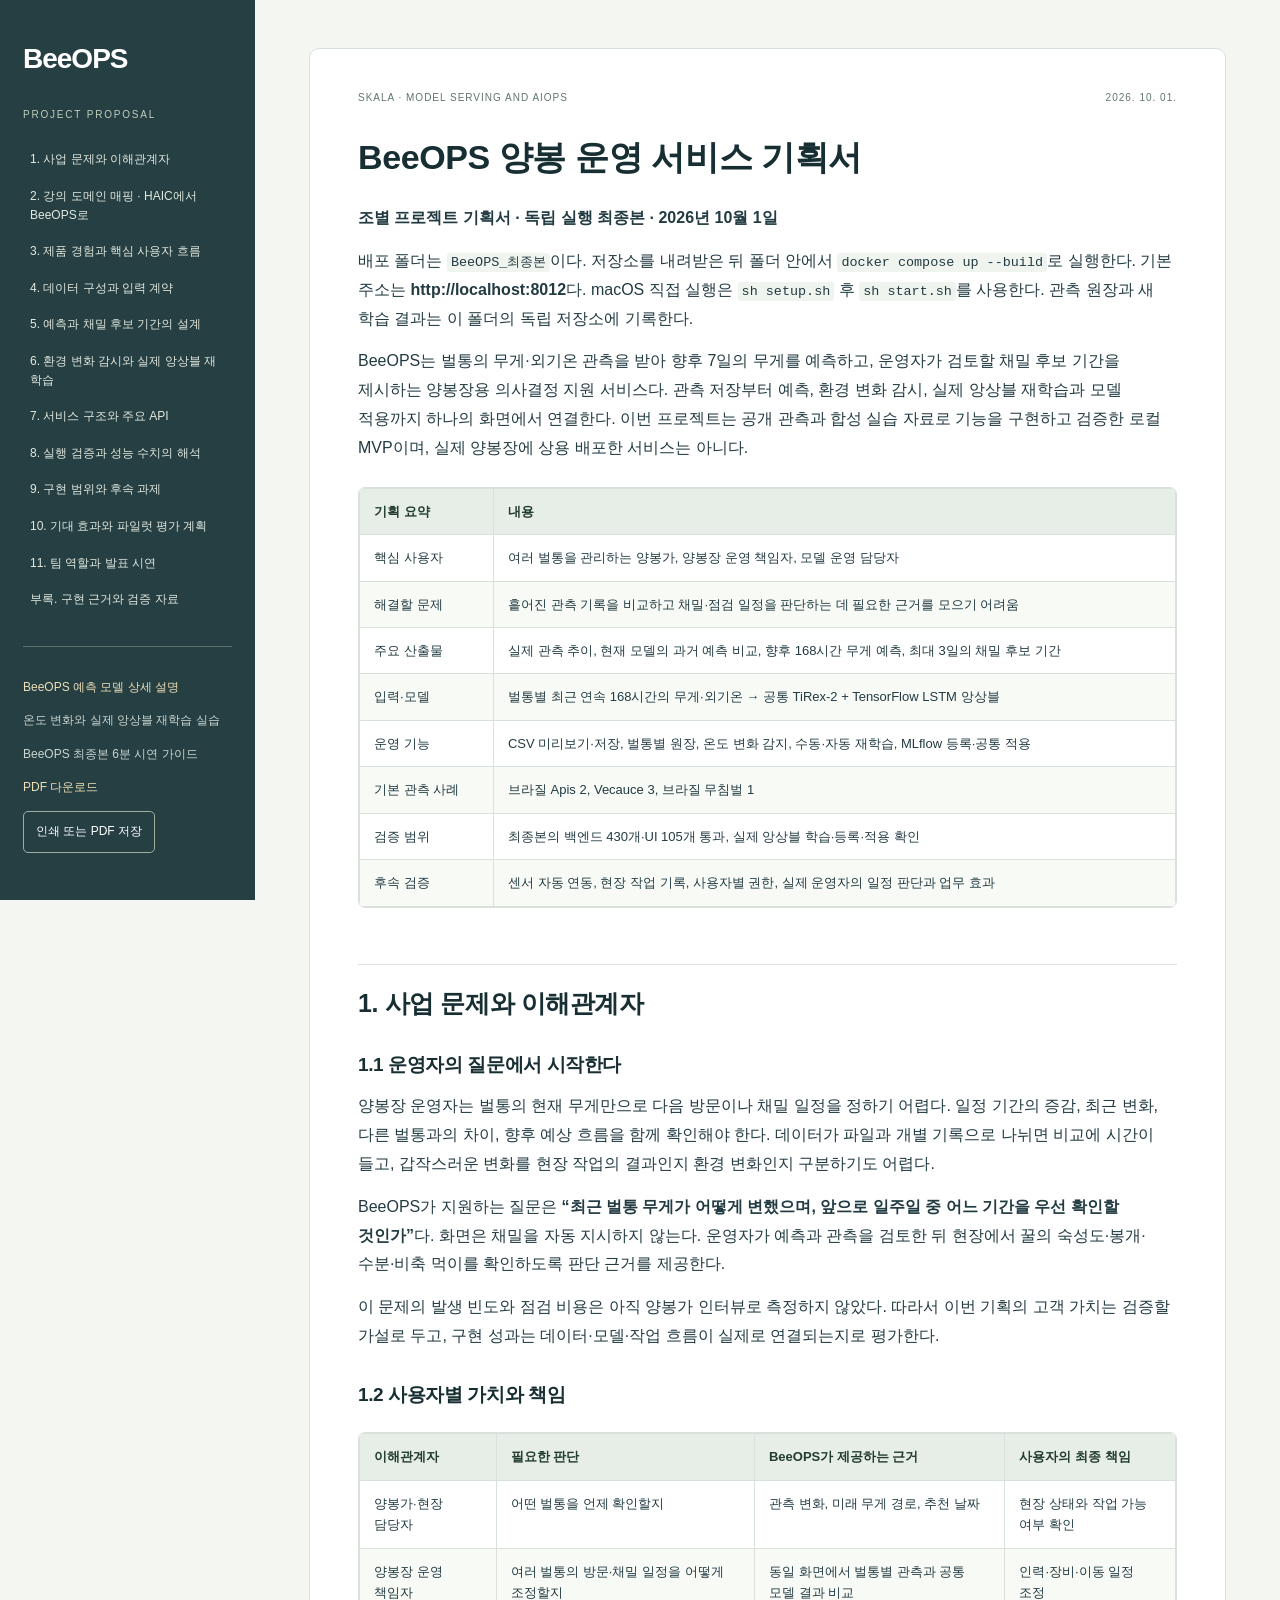
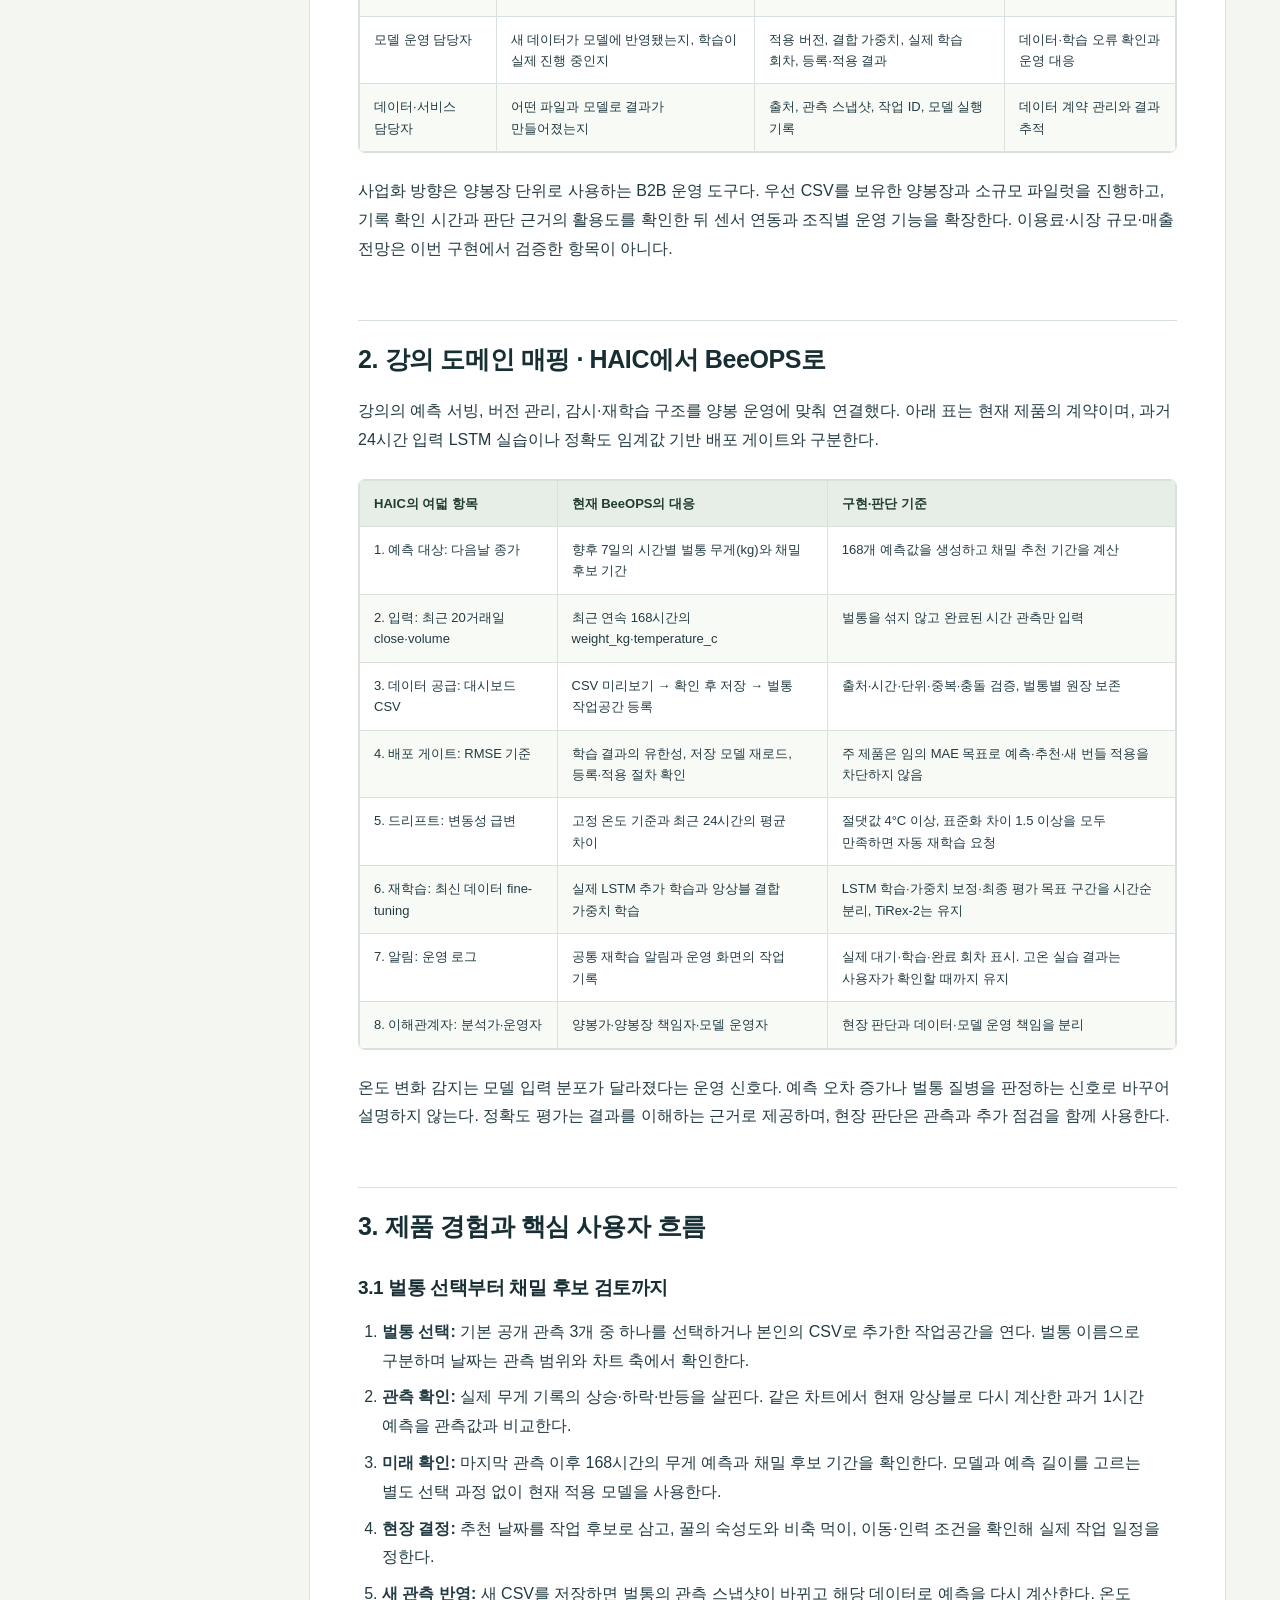
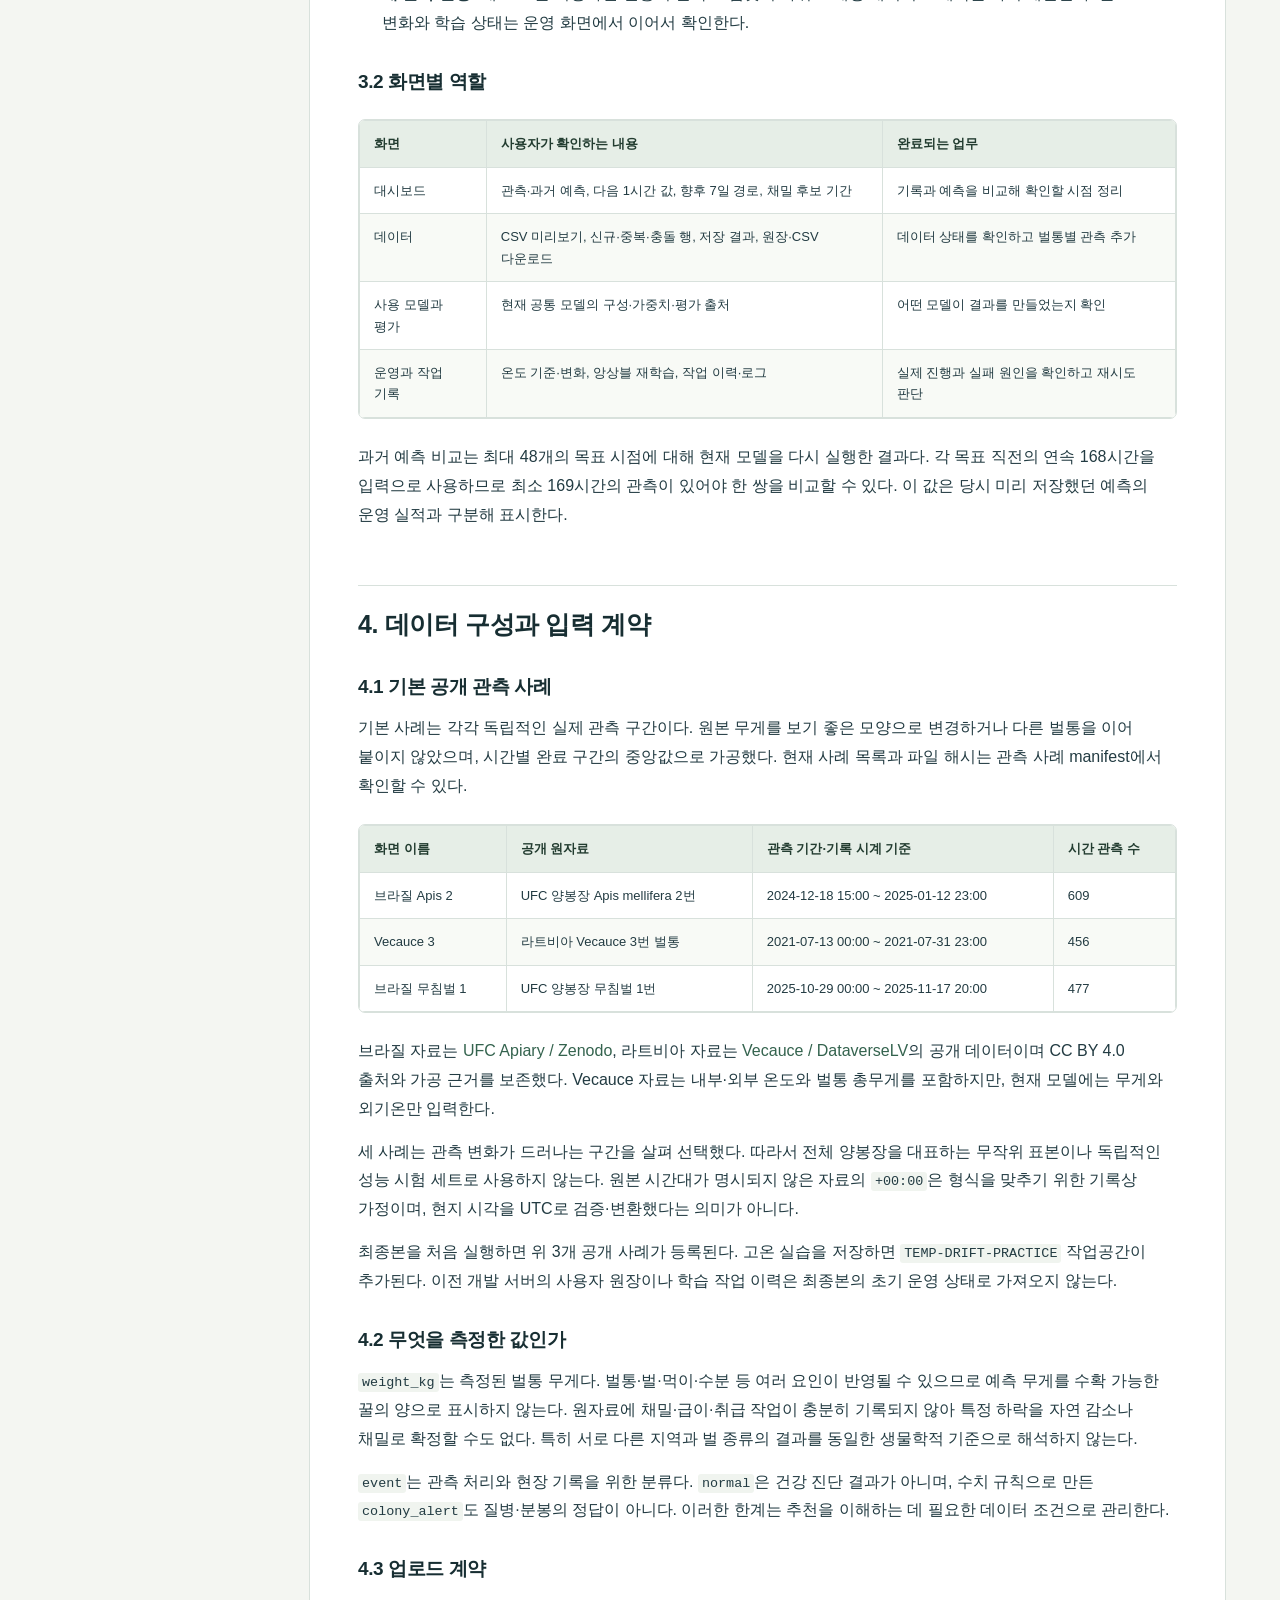
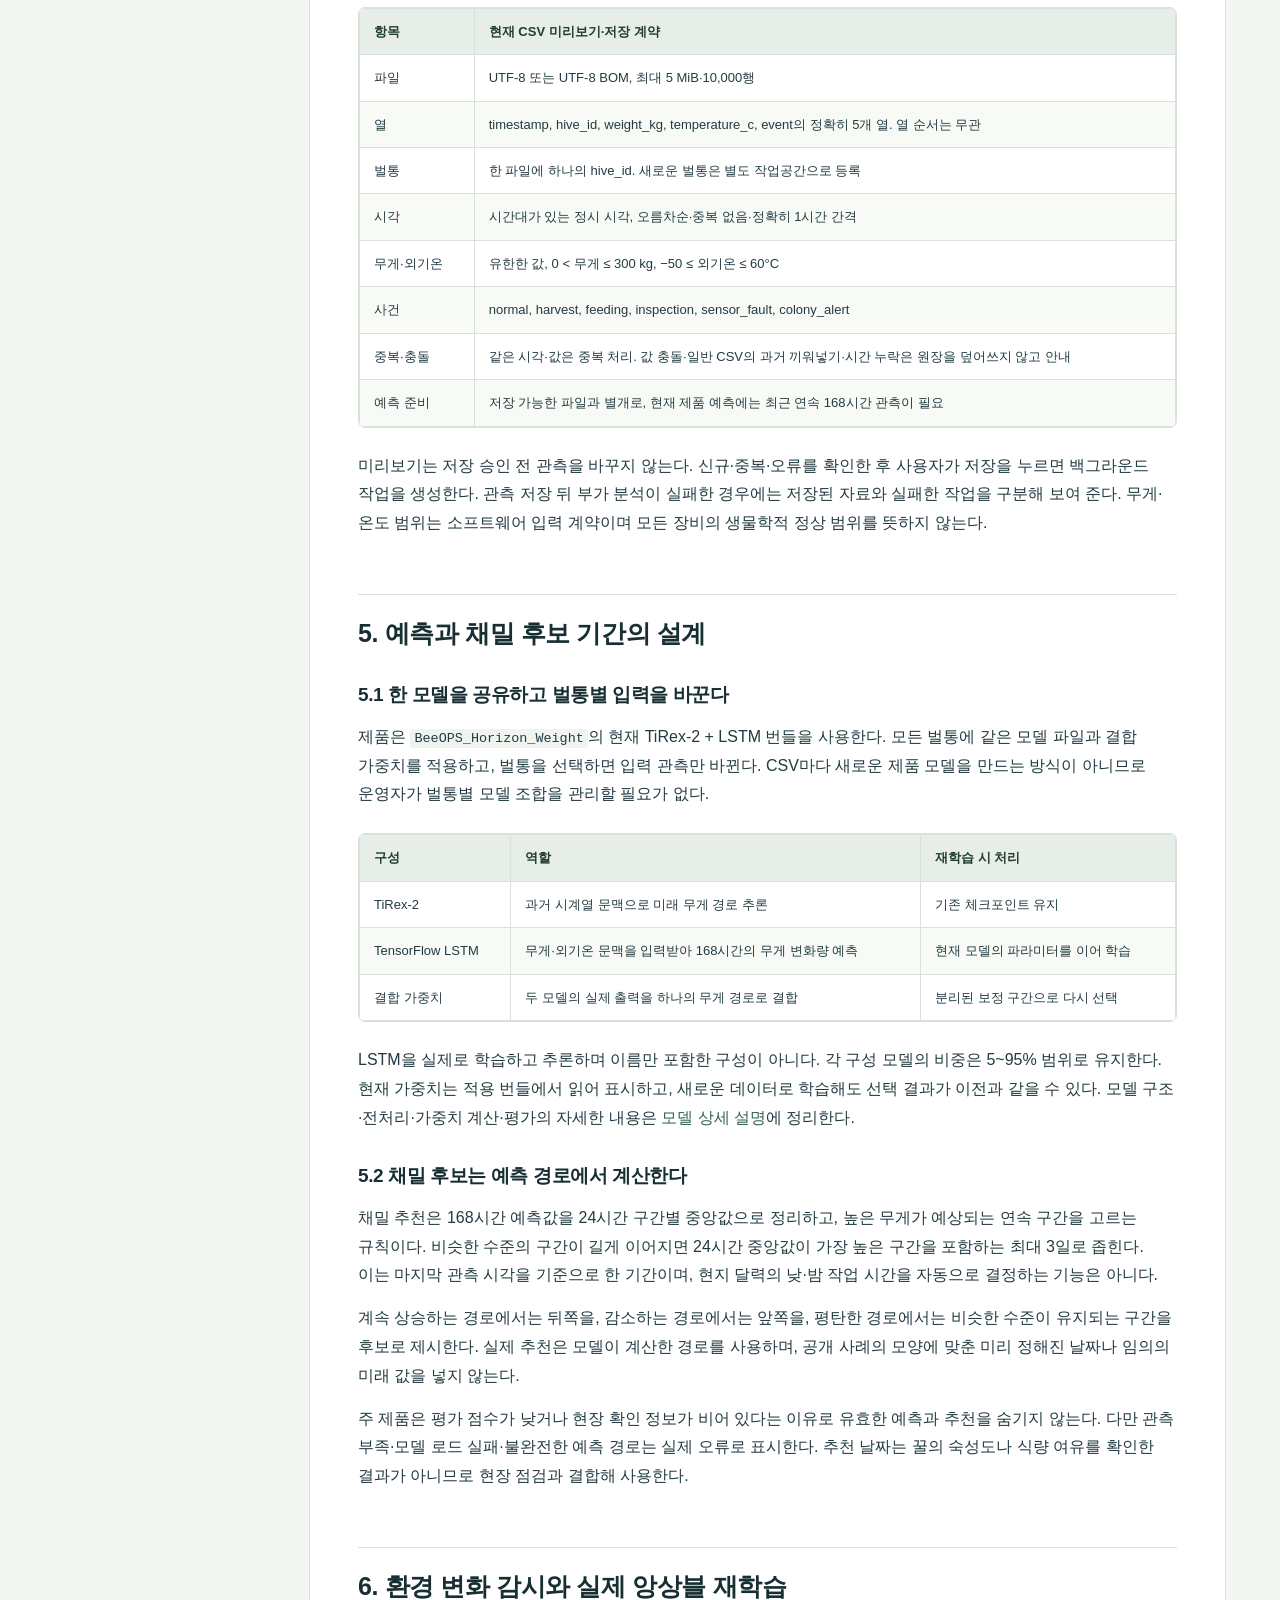
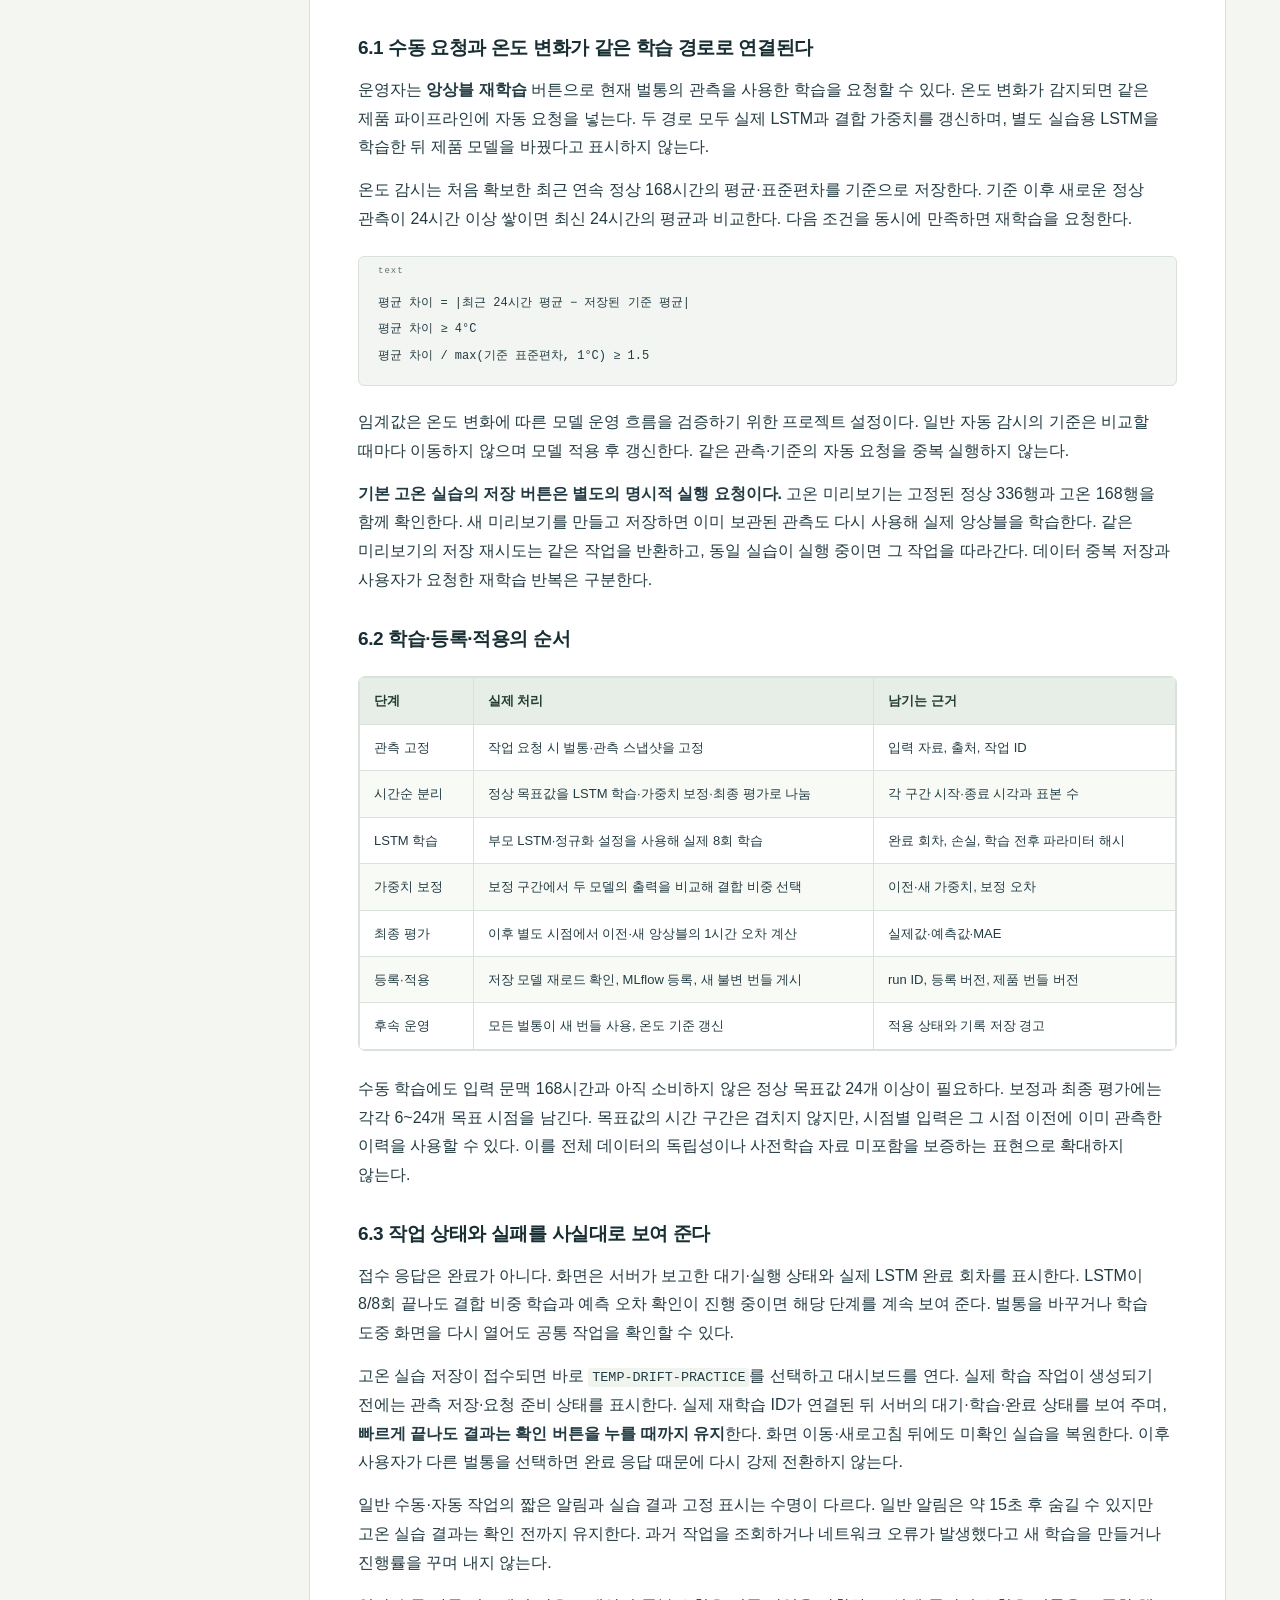
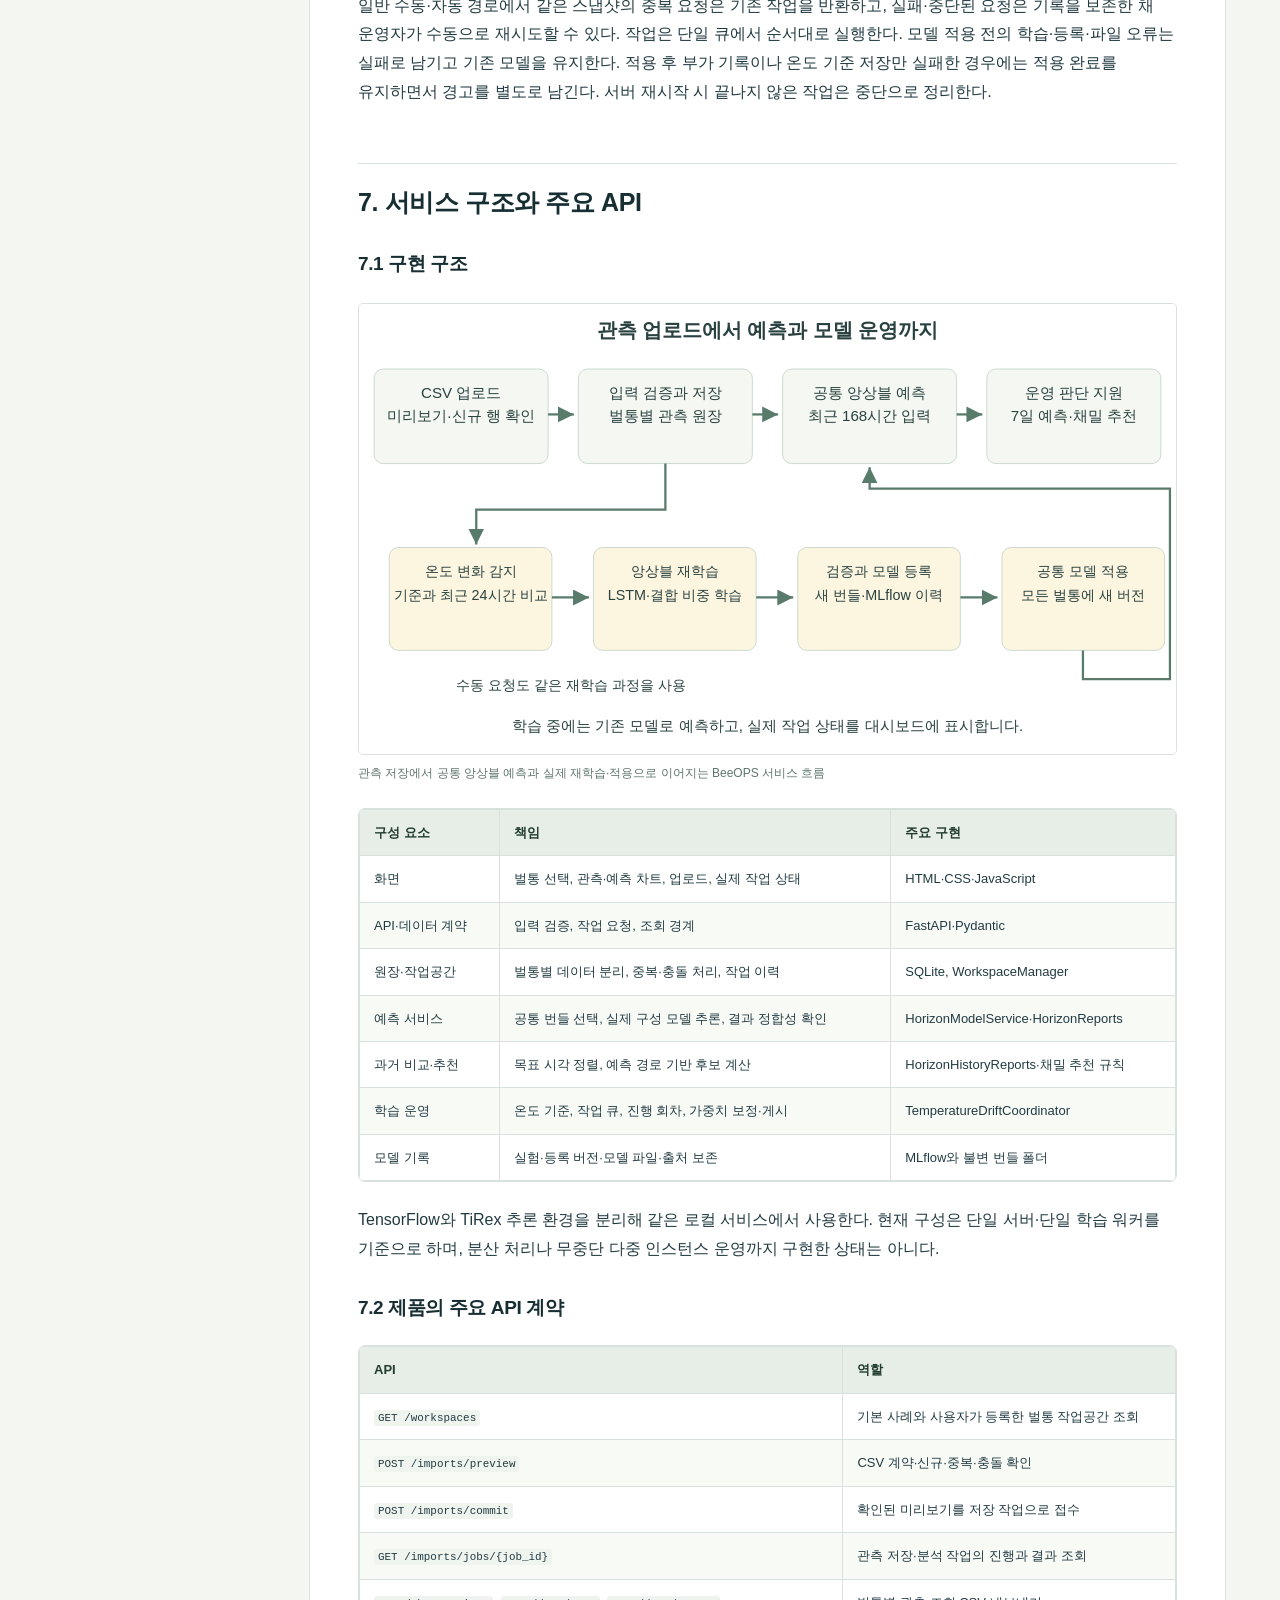
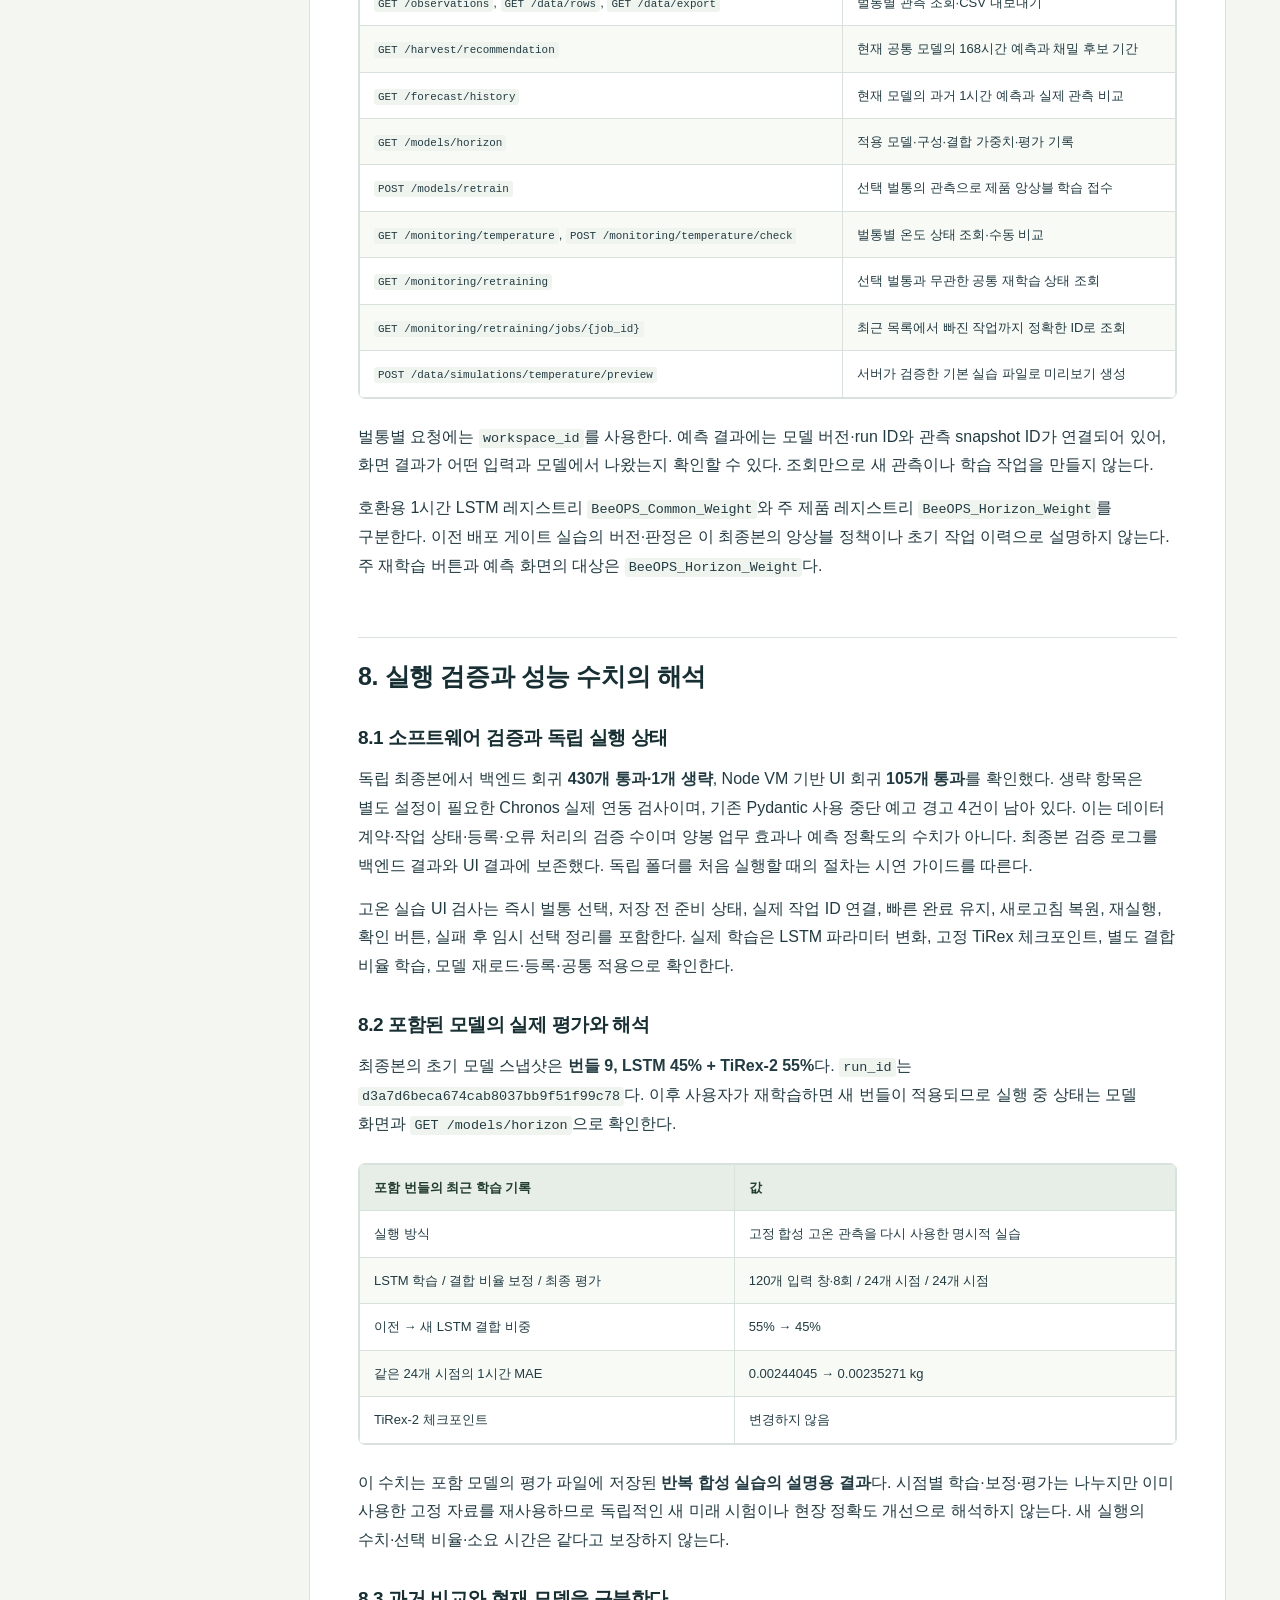
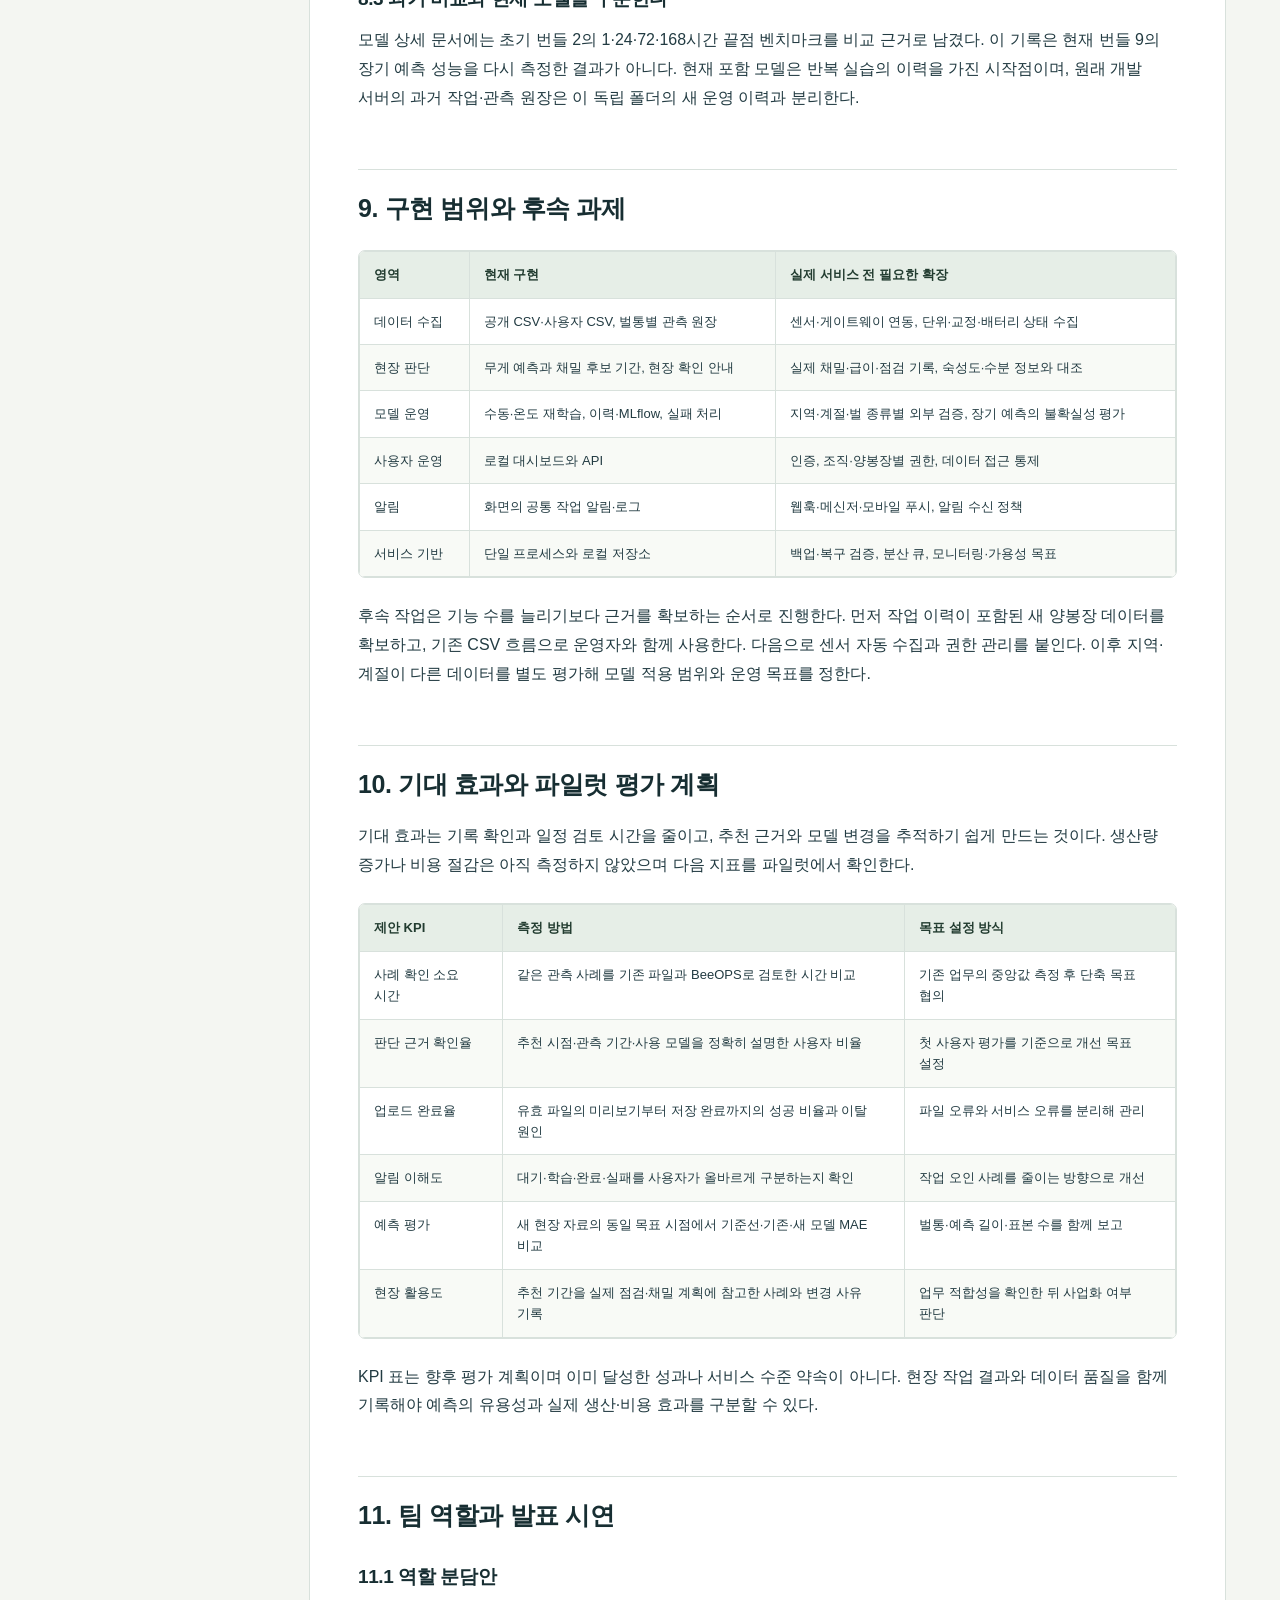
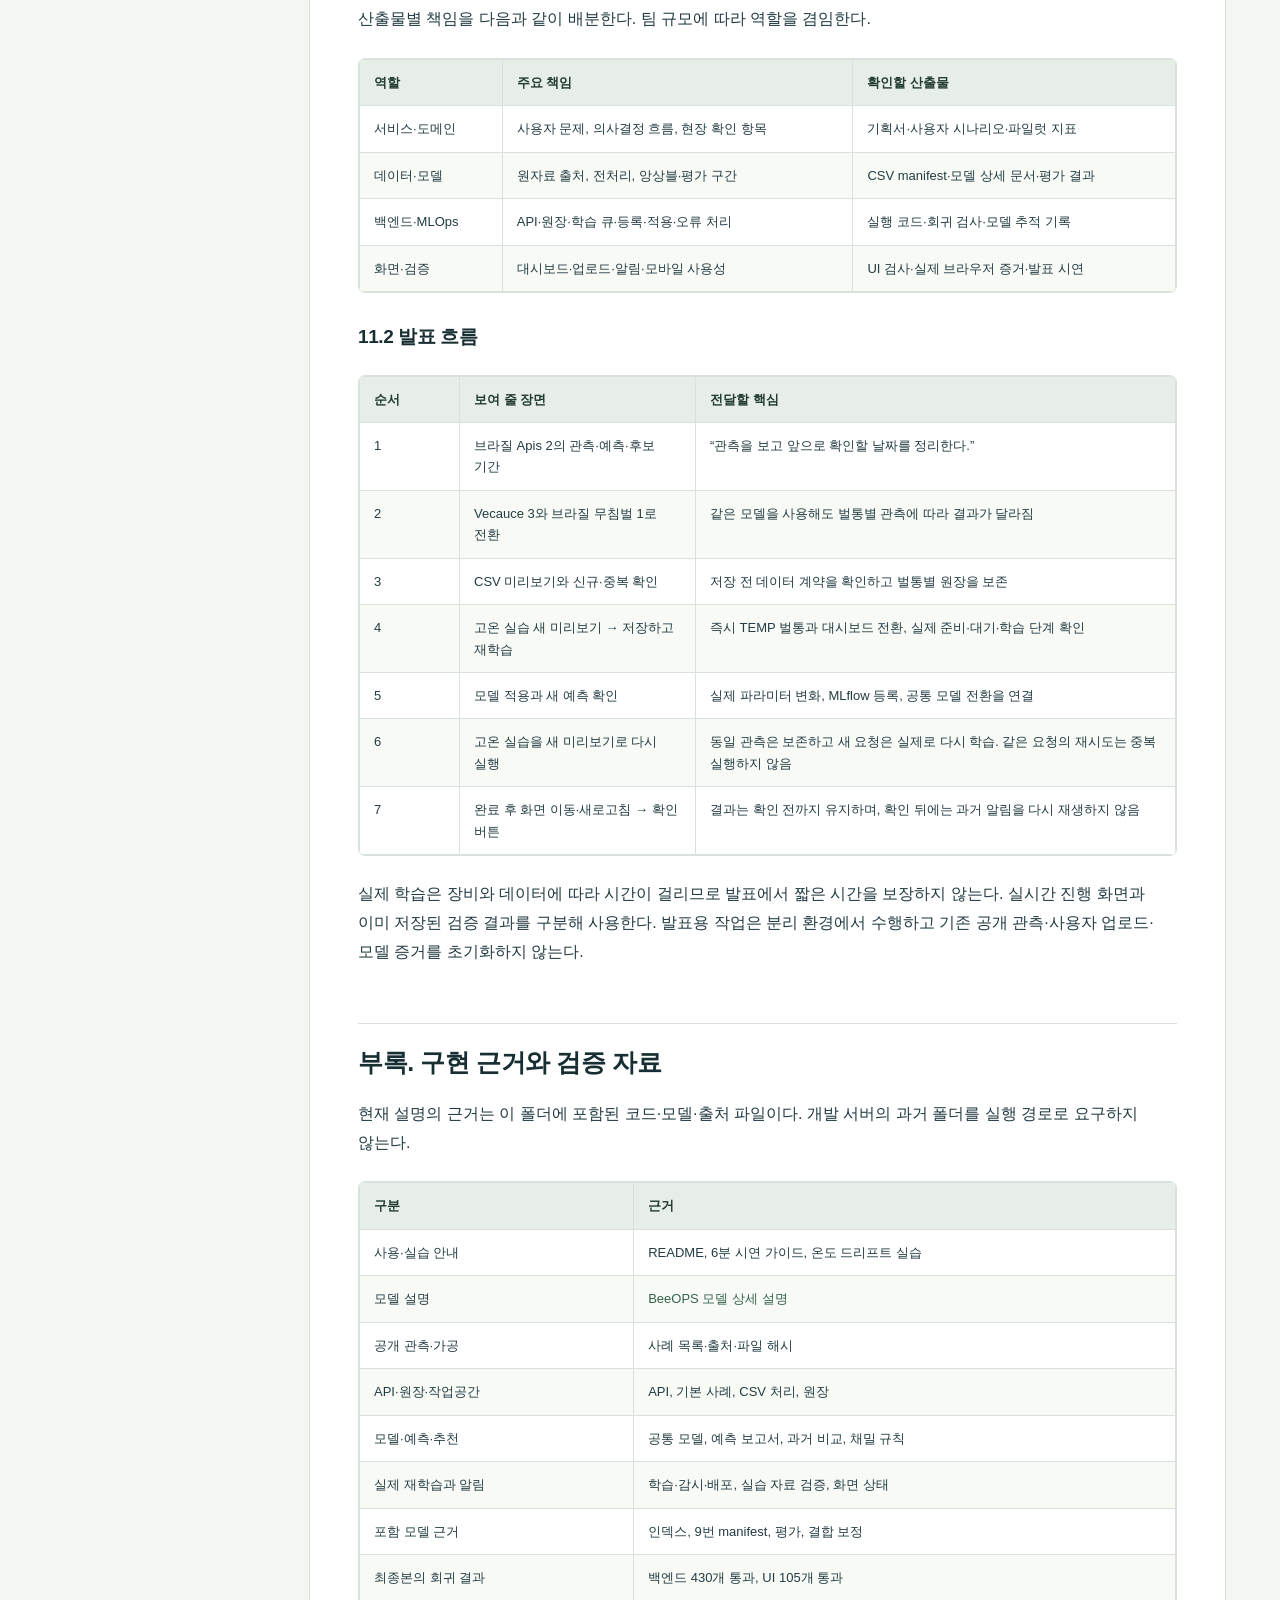
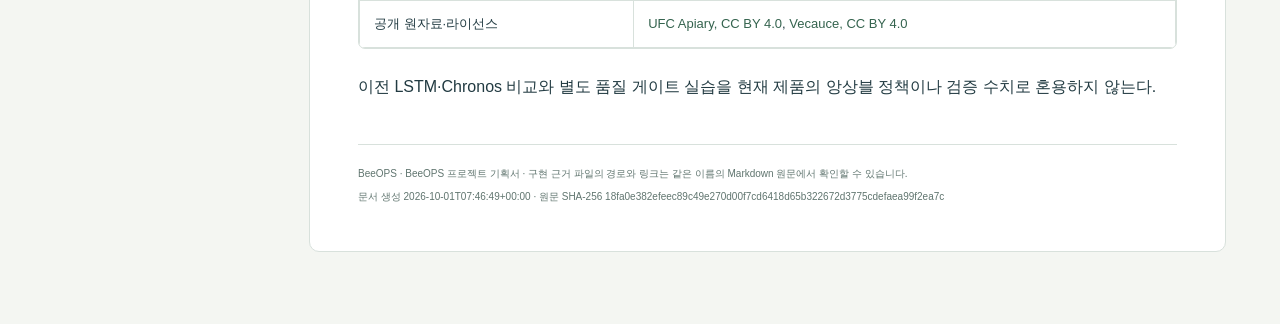
<file: docs/BeeOPS_조별기획서.html>
<!doctype html>
<html lang="ko"><head><meta charset="utf-8"><meta name="viewport" content="width=device-width,initial-scale=1"><meta name="source-sha256" content="18fa0e382efeec89c49e270d00f7cd6418d65b322672d3775cdefaea99f2ea7c"><meta name="generated-at" content="2026-10-01T07:46:49+00:00"><title>BeeOPS 프로젝트 기획서</title><style>:root{--ink:#223b42;--muted:#60756f;--line:#d8e1dc;--accent:#476d5e;--gold:#d9ab45;--paper:#fff}*{box-sizing:border-box}html{scroll-behavior:smooth;scroll-padding-top:28px}body{margin:0;background:#f4f6f2;color:var(--ink);font:16px/1.8 -apple-system,BlinkMacSystemFont,'Apple SD Gothic Neo','Malgun Gothic','Noto Sans CJK KR','Noto Sans KR',sans-serif}a{color:#34634e;text-decoration:none;overflow-wrap:anywhere}a:hover{text-decoration:underline}aside{position:fixed;inset:0 auto 0 0;width:255px;background:#263f43;padding:34px 23px;overflow:auto;color:#e9f0e7}.brand{font-size:28px;font-weight:800;color:#fff;letter-spacing:-1px}.nav-kicker{margin:22px 0 17px;color:#bfcfbd;font-size:10px;letter-spacing:1.8px}nav a{display:block;color:#e1e9df;font-size:12px;line-height:1.55;padding:9px 7px;border-radius:5px}nav a:hover{background:#385454;text-decoration:none}.related{margin-top:28px;padding-top:18px;border-top:1px solid #58716b}.related a{display:block;color:#eddfb7;font-size:12px;margin:12px 0}.related button{background:transparent;border:1px solid #9eafa2;color:white;border-radius:5px;padding:9px 12px;cursor:pointer;font:inherit;font-size:12px}.wrap{margin-left:255px;padding:48px 54px 72px}main{max-width:1030px;margin:auto;background:white;padding:40px 48px;border:1px solid var(--line);border-radius:10px}.topline{display:flex;justify-content:space-between;gap:20px;font-size:10px;letter-spacing:1px;color:var(--muted);margin-bottom:26px}h1,h2,h3,h4{color:#172e32;line-height:1.45;letter-spacing:-.4px}h1{font-size:34px;margin:0 0 22px}h2{font-size:25px;margin:56px 0 20px;padding-top:20px;border-top:1px solid var(--line)}h3{font-size:19px;margin:30px 0 12px}h4{font-size:16px;margin:23px 0 9px}p{margin:14px 0;overflow-wrap:anywhere;word-break:keep-all}li{margin:8px 0;word-break:keep-all}ul,ol{padding-left:24px}strong{font-weight:700}blockquote{margin:24px 0;padding:18px 23px;background:#fcf6e4;border-left:4px solid var(--gold);border-radius:0 7px 7px 0}.table-wrap{overflow-x:auto;margin:24px 0;border:1px solid var(--line);border-radius:7px}table{width:100%;border-collapse:collapse;font-size:13px;line-height:1.65}th,td{padding:12px 14px;text-align:left;vertical-align:top;border:1px solid var(--line);word-break:keep-all;overflow-wrap:anywhere}th{background:#e6eee7;color:#223c30;font-weight:700}tr:nth-child(even) td{background:#f8faf6}th:first-child,td:first-child{min-width:100px}figure{margin:25px 0;break-inside:avoid}figure img{width:100%;height:auto;display:block;border:1px solid var(--line);border-radius:5px}figcaption{font-size:12px;line-height:1.6;color:var(--muted);margin-top:9px;word-break:keep-all}code{font-family:ui-monospace,SFMono-Regular,Consolas,monospace;font-size:.84em;background:#f0f4ef;border-radius:3px;padding:2px 4px;overflow-wrap:anywhere}.code{position:relative;margin:22px 0;padding:32px 19px 17px;background:#f2f5f1;border:1px solid var(--line);border-radius:6px;line-height:1.65;white-space:pre-wrap;overflow-wrap:anywhere;word-break:break-word}.code code{font-size:12px;background:transparent;padding:0;white-space:pre-wrap}.code-language{position:absolute;top:7px;left:19px;font-size:9px;letter-spacing:1px;color:#63776c}details{margin:20px 0;padding:16px;border:1px solid var(--line)}summary{cursor:pointer}.footer{margin-top:42px;padding-top:15px;border-top:1px solid var(--line);color:var(--muted);font-size:10px}.footer p{margin:5px 0}.missing{color:#9f482b;border:1px solid #cc9c75;padding:15px}@media(max-width:1100px){aside{width:220px}.wrap{margin-left:220px;padding:28px}main{padding:32px}}@media(max-width:760px){aside{position:static;width:auto;padding:21px}.brand{font-size:25px}.nav-kicker{margin:10px 0}nav{display:flex;overflow:auto;gap:8px}nav a{white-space:nowrap}.related{display:flex;gap:18px;align-items:center;margin-top:15px;padding-top:8px}.related a{margin:0}.related button{margin-left:auto;white-space:nowrap}.wrap{margin:0;padding:14px}main{padding:23px 18px}h1{font-size:27px}h2{font-size:22px}body{font-size:15px}th,td{min-width:125px}table{font-size:12px}.topline{font-size:9px;letter-spacing:0}.code code{font-size:11px}}@page{size:A4;margin:18mm 16mm 18mm}@media print{html{scroll-behavior:auto}body{background:white;color:#172d30;font-size:10.2pt;line-height:1.65}aside,.topline{display:none}.wrap{margin:0;padding:0}main{max-width:none;margin:0;padding:0;border:0;border-radius:0}h1{font-size:25pt;line-height:1.35;margin:0 0 18pt}h2{font-size:15pt;margin:25pt 0 10pt;padding:0;border:0;break-after:avoid}h3{font-size:11.7pt;margin:15pt 0 7pt;break-after:avoid}h4{font-size:10.5pt;break-after:avoid}p{margin:8pt 0;orphans:3;widows:3}ul,ol{margin:8pt 0;padding-left:17pt}li{margin:4pt 0;orphans:2;widows:2}blockquote{padding:11pt 14pt;margin:13pt 0;break-inside:avoid;print-color-adjust:exact}table{font-size:8.7pt;line-height:1.55;table-layout:auto}th,td,th:first-child,td:first-child{min-width:0;padding:7pt 8pt;border-color:#cdd6d0}thead{display:table-header-group}tr{break-inside:avoid;page-break-inside:avoid}th,tr:nth-child(even) td{print-color-adjust:exact}.table-wrap{overflow:visible;margin:13pt 0;border-radius:0}figure{margin:15pt 0}figure img{max-height:185mm;object-fit:contain;border-radius:0}figcaption{font-size:8.2pt;margin-top:6pt;line-height:1.5}a{color:#264e40;text-decoration:none}code{font-size:.82em}.code{padding:22pt 12pt 10pt;margin:12pt 0;break-inside:avoid;background:#f1f4f0;print-color-adjust:exact}.code code{font-size:8.5pt;line-height:1.65}.code-language{top:5pt;left:12pt;font-size:7pt}.footer{font-size:7pt;line-height:1.5;margin-top:23pt;break-inside:avoid}details{display:none}}
@media screen and (max-width:760px){.related{flex-wrap:wrap;gap:12px 20px}.related a{white-space:nowrap;flex:0 0 auto}.related button{margin-left:0}}
@page{@bottom-left{content:"BeeOPS_최종본 · 2026-10-01";font-family:'Apple SD Gothic Neo','Malgun Gothic','Noto Sans CJK KR','Noto Sans KR',sans-serif;font-size:7.5pt;color:#60756f}@bottom-right{content:counter(page) " / " counter(pages);font-family:'Apple SD Gothic Neo','Malgun Gothic','Noto Sans CJK KR','Noto Sans KR',sans-serif;font-size:7.5pt;color:#60756f}}

.related .source-ref{display:block;color:#c9d6d0;font-size:12px;margin:12px 0}
</style></head>
<body><aside><a class="brand" href="/">BeeOPS</a><div class="nav-kicker">PROJECT PROPOSAL</div><nav aria-label="문서 목차"><a href="#section-1">1. 사업 문제와 이해관계자</a><a href="#section-2">2. 강의 도메인 매핑 · HAIC에서 BeeOPS로</a><a href="#section-3">3. 제품 경험과 핵심 사용자 흐름</a><a href="#section-4">4. 데이터 구성과 입력 계약</a><a href="#section-5">5. 예측과 채밀 후보 기간의 설계</a><a href="#section-6">6. 환경 변화 감시와 실제 앙상블 재학습</a><a href="#section-7">7. 서비스 구조와 주요 API</a><a href="#section-8">8. 실행 검증과 성능 수치의 해석</a><a href="#section-9">9. 구현 범위와 후속 과제</a><a href="#section-10">10. 기대 효과와 파일럿 평가 계획</a><a href="#section-11">11. 팀 역할과 발표 시연</a><a href="#section-12">부록. 구현 근거와 검증 자료</a></nav><div class="related"><a href="/model-guide" data-local-doc="BeeOPS_모델_상세설명.html">BeeOPS 예측 모델 상세 설명</a><span class="source-ref" data-local-doc="온도_드리프트_실습.html" title="로컬 문서: 온도_드리프트_실습.html">온도 변화와 실제 앙상블 재학습 실습</span><span class="source-ref" data-local-doc="시연가이드.html" title="로컬 문서: 시연가이드.html">BeeOPS 최종본 6분 시연 가이드</span><a href="/proposal.pdf" data-local-pdf="../output/pdf/BeeOPS_조별기획서.pdf">PDF 다운로드</a><button type="button" onclick="window.print()">인쇄 또는 PDF 저장</button></div></aside><div class="wrap"><main><div class="topline"><span>SKALA · MODEL SERVING AND AIOPS</span><span>2026. 10. 01.</span></div><h1>BeeOPS 양봉 운영 서비스 기획서</h1>
<p><strong>조별 프로젝트 기획서 · 독립 실행 최종본 · 2026년 10월 1일</strong></p>
<p>배포 폴더는 <code>BeeOPS_최종본</code>이다. 저장소를 내려받은 뒤 폴더 안에서 <code>docker compose up --build</code>로 실행한다. 기본 주소는 <strong>http://localhost:8012</strong>다. macOS 직접 실행은 <code>sh setup.sh</code> 후 <code>sh start.sh</code>를 사용한다. 관측 원장과 새 학습 결과는 이 폴더의 독립 저장소에 기록한다.</p>
<p>BeeOPS는 벌통의 무게·외기온 관측을 받아 향후 7일의 무게를 예측하고, 운영자가 검토할 채밀 후보 기간을 제시하는 양봉장용 의사결정 지원 서비스다. 관측 저장부터 예측, 환경 변화 감시, 실제 앙상블 재학습과 모델 적용까지 하나의 화면에서 연결한다. 이번 프로젝트는 공개 관측과 합성 실습 자료로 기능을 구현하고 검증한 로컬 MVP이며, 실제 양봉장에 상용 배포한 서비스는 아니다.</p>
<div class="table-wrap"><table><thead><tr><th>기획 요약</th><th>내용</th></tr></thead><tbody><tr><td>핵심 사용자</td><td>여러 벌통을 관리하는 양봉가, 양봉장 운영 책임자, 모델 운영 담당자</td></tr><tr><td>해결할 문제</td><td>흩어진 관측 기록을 비교하고 채밀·점검 일정을 판단하는 데 필요한 근거를 모으기 어려움</td></tr><tr><td>주요 산출물</td><td>실제 관측 추이, 현재 모델의 과거 예측 비교, 향후 168시간 무게 예측, 최대 3일의 채밀 후보 기간</td></tr><tr><td>입력·모델</td><td>벌통별 최근 연속 168시간의 무게·외기온 → 공통 TiRex-2 + TensorFlow LSTM 앙상블</td></tr><tr><td>운영 기능</td><td>CSV 미리보기·저장, 벌통별 원장, 온도 변화 감지, 수동·자동 재학습, MLflow 등록·공통 적용</td></tr><tr><td>기본 관측 사례</td><td>브라질 Apis 2, Vecauce 3, 브라질 무침벌 1</td></tr><tr><td>검증 범위</td><td>최종본의 백엔드 430개·UI 105개 통과, 실제 앙상블 학습·등록·적용 확인</td></tr><tr><td>후속 검증</td><td>센서 자동 연동, 현장 작업 기록, 사용자별 권한, 실제 운영자의 일정 판단과 업무 효과</td></tr></tbody></table></div>
<h2 id="section-1">1. 사업 문제와 이해관계자</h2>
<h3>1.1 운영자의 질문에서 시작한다</h3>
<p>양봉장 운영자는 벌통의 현재 무게만으로 다음 방문이나 채밀 일정을 정하기 어렵다. 일정 기간의 증감, 최근 변화, 다른 벌통과의 차이, 향후 예상 흐름을 함께 확인해야 한다. 데이터가 파일과 개별 기록으로 나뉘면 비교에 시간이 들고, 갑작스러운 변화를 현장 작업의 결과인지 환경 변화인지 구분하기도 어렵다.</p>
<p>BeeOPS가 지원하는 질문은 <strong>“최근 벌통 무게가 어떻게 변했으며, 앞으로 일주일 중 어느 기간을 우선 확인할 것인가”</strong>다. 화면은 채밀을 자동 지시하지 않는다. 운영자가 예측과 관측을 검토한 뒤 현장에서 꿀의 숙성도·봉개·수분·비축 먹이를 확인하도록 판단 근거를 제공한다.</p>
<p>이 문제의 발생 빈도와 점검 비용은 아직 양봉가 인터뷰로 측정하지 않았다. 따라서 이번 기획의 고객 가치는 검증할 가설로 두고, 구현 성과는 데이터·모델·작업 흐름이 실제로 연결되는지로 평가한다.</p>
<h3>1.2 사용자별 가치와 책임</h3>
<div class="table-wrap"><table><thead><tr><th>이해관계자</th><th>필요한 판단</th><th>BeeOPS가 제공하는 근거</th><th>사용자의 최종 책임</th></tr></thead><tbody><tr><td>양봉가·현장 담당자</td><td>어떤 벌통을 언제 확인할지</td><td>관측 변화, 미래 무게 경로, 추천 날짜</td><td>현장 상태와 작업 가능 여부 확인</td></tr><tr><td>양봉장 운영 책임자</td><td>여러 벌통의 방문·채밀 일정을 어떻게 조정할지</td><td>동일 화면에서 벌통별 관측과 공통 모델 결과 비교</td><td>인력·장비·이동 일정 조정</td></tr><tr><td>모델 운영 담당자</td><td>새 데이터가 모델에 반영됐는지, 학습이 실제 진행 중인지</td><td>적용 버전, 결합 가중치, 실제 학습 회차, 등록·적용 결과</td><td>데이터·학습 오류 확인과 운영 대응</td></tr><tr><td>데이터·서비스 담당자</td><td>어떤 파일과 모델로 결과가 만들어졌는지</td><td>출처, 관측 스냅샷, 작업 ID, 모델 실행 기록</td><td>데이터 계약 관리와 결과 추적</td></tr></tbody></table></div>
<p>사업화 방향은 양봉장 단위로 사용하는 B2B 운영 도구다. 우선 CSV를 보유한 양봉장과 소규모 파일럿을 진행하고, 기록 확인 시간과 판단 근거의 활용도를 확인한 뒤 센서 연동과 조직별 운영 기능을 확장한다. 이용료·시장 규모·매출 전망은 이번 구현에서 검증한 항목이 아니다.</p>
<h2 id="section-2">2. 강의 도메인 매핑 · HAIC에서 BeeOPS로</h2>
<p>강의의 예측 서빙, 버전 관리, 감시·재학습 구조를 양봉 운영에 맞춰 연결했다. 아래 표는 현재 제품의 계약이며, 과거 24시간 입력 LSTM 실습이나 정확도 임계값 기반 배포 게이트와 구분한다.</p>
<div class="table-wrap"><table><thead><tr><th>HAIC의 여덟 항목</th><th>현재 BeeOPS의 대응</th><th>구현·판단 기준</th></tr></thead><tbody><tr><td>1. 예측 대상: 다음날 종가</td><td>향후 7일의 시간별 벌통 무게(kg)와 채밀 후보 기간</td><td>168개 예측값을 생성하고 채밀 추천 기간을 계산</td></tr><tr><td>2. 입력: 최근 20거래일 close·volume</td><td>최근 연속 168시간의 weight_kg·temperature_c</td><td>벌통을 섞지 않고 완료된 시간 관측만 입력</td></tr><tr><td>3. 데이터 공급: 대시보드 CSV</td><td>CSV 미리보기 → 확인 후 저장 → 벌통 작업공간 등록</td><td>출처·시간·단위·중복·충돌 검증, 벌통별 원장 보존</td></tr><tr><td>4. 배포 게이트: RMSE 기준</td><td>학습 결과의 유한성, 저장 모델 재로드, 등록·적용 절차 확인</td><td>주 제품은 임의 MAE 목표로 예측·추천·새 번들 적용을 차단하지 않음</td></tr><tr><td>5. 드리프트: 변동성 급변</td><td>고정 온도 기준과 최근 24시간의 평균 차이</td><td>절댓값 4°C 이상, 표준화 차이 1.5 이상을 모두 만족하면 자동 재학습 요청</td></tr><tr><td>6. 재학습: 최신 데이터 fine-tuning</td><td>실제 LSTM 추가 학습과 앙상블 결합 가중치 학습</td><td>LSTM 학습·가중치 보정·최종 평가 목표 구간을 시간순 분리, TiRex-2는 유지</td></tr><tr><td>7. 알림: 운영 로그</td><td>공통 재학습 알림과 운영 화면의 작업 기록</td><td>실제 대기·학습·완료 회차 표시. 고온 실습 결과는 사용자가 확인할 때까지 유지</td></tr><tr><td>8. 이해관계자: 분석가·운영자</td><td>양봉가·양봉장 책임자·모델 운영자</td><td>현장 판단과 데이터·모델 운영 책임을 분리</td></tr></tbody></table></div>
<p>온도 변화 감지는 모델 입력 분포가 달라졌다는 운영 신호다. 예측 오차 증가나 벌통 질병을 판정하는 신호로 바꾸어 설명하지 않는다. 정확도 평가는 결과를 이해하는 근거로 제공하며, 현장 판단은 관측과 추가 점검을 함께 사용한다.</p>
<h2 id="section-3">3. 제품 경험과 핵심 사용자 흐름</h2>
<h3>3.1 벌통 선택부터 채밀 후보 검토까지</h3>
<ol><li><strong>벌통 선택:</strong> 기본 공개 관측 3개 중 하나를 선택하거나 본인의 CSV로 추가한 작업공간을 연다. 벌통 이름으로 구분하며 날짜는 관측 범위와 차트 축에서 확인한다.</li><li><strong>관측 확인:</strong> 실제 무게 기록의 상승·하락·반등을 살핀다. 같은 차트에서 현재 앙상블로 다시 계산한 과거 1시간 예측을 관측값과 비교한다.</li><li><strong>미래 확인:</strong> 마지막 관측 이후 168시간의 무게 예측과 채밀 후보 기간을 확인한다. 모델과 예측 길이를 고르는 별도 선택 과정 없이 현재 적용 모델을 사용한다.</li><li><strong>현장 결정:</strong> 추천 날짜를 작업 후보로 삼고, 꿀의 숙성도와 비축 먹이, 이동·인력 조건을 확인해 실제 작업 일정을 정한다.</li><li><strong>새 관측 반영:</strong> 새 CSV를 저장하면 벌통의 관측 스냅샷이 바뀌고 해당 데이터로 예측을 다시 계산한다. 온도 변화와 학습 상태는 운영 화면에서 이어서 확인한다.</li></ol>
<h3>3.2 화면별 역할</h3>
<div class="table-wrap"><table><thead><tr><th>화면</th><th>사용자가 확인하는 내용</th><th>완료되는 업무</th></tr></thead><tbody><tr><td>대시보드</td><td>관측·과거 예측, 다음 1시간 값, 향후 7일 경로, 채밀 후보 기간</td><td>기록과 예측을 비교해 확인할 시점 정리</td></tr><tr><td>데이터</td><td>CSV 미리보기, 신규·중복·충돌 행, 저장 결과, 원장·CSV 다운로드</td><td>데이터 상태를 확인하고 벌통별 관측 추가</td></tr><tr><td>사용 모델과 평가</td><td>현재 공통 모델의 구성·가중치·평가 출처</td><td>어떤 모델이 결과를 만들었는지 확인</td></tr><tr><td>운영과 작업 기록</td><td>온도 기준·변화, 앙상블 재학습, 작업 이력·로그</td><td>실제 진행과 실패 원인을 확인하고 재시도 판단</td></tr></tbody></table></div>
<p>과거 예측 비교는 최대 48개의 목표 시점에 대해 현재 모델을 다시 실행한 결과다. 각 목표 직전의 연속 168시간을 입력으로 사용하므로 최소 169시간의 관측이 있어야 한 쌍을 비교할 수 있다. 이 값은 당시 미리 저장했던 예측의 운영 실적과 구분해 표시한다.</p>
<h2 id="section-4">4. 데이터 구성과 입력 계약</h2>
<h3>4.1 기본 공개 관측 사례</h3>
<p>기본 사례는 각각 독립적인 실제 관측 구간이다. 원본 무게를 보기 좋은 모양으로 변경하거나 다른 벌통을 이어 붙이지 않았으며, 시간별 완료 구간의 중앙값으로 가공했다. 현재 사례 목록과 파일 해시는 <span class="source-ref" title="프로젝트 근거 파일: ../data/trend_cases/manifest.json">관측 사례 manifest</span>에서 확인할 수 있다.</p>
<div class="table-wrap"><table><thead><tr><th>화면 이름</th><th>공개 원자료</th><th>관측 기간·기록 시계 기준</th><th>시간 관측 수</th></tr></thead><tbody><tr><td>브라질 Apis 2</td><td>UFC 양봉장 Apis mellifera 2번</td><td>2024-12-18 15:00 ~ 2025-01-12 23:00</td><td>609</td></tr><tr><td>Vecauce 3</td><td>라트비아 Vecauce 3번 벌통</td><td>2021-07-13 00:00 ~ 2021-07-31 23:00</td><td>456</td></tr><tr><td>브라질 무침벌 1</td><td>UFC 양봉장 무침벌 1번</td><td>2025-10-29 00:00 ~ 2025-11-17 20:00</td><td>477</td></tr></tbody></table></div>
<p>브라질 자료는 <a href="https://doi.org/10.5281/zenodo.20399470" target="_blank" rel="noopener">UFC Apiary / Zenodo</a>, 라트비아 자료는 <a href="https://doi.org/10.71782/DATA/J1CQTJ" target="_blank" rel="noopener">Vecauce / DataverseLV</a>의 공개 데이터이며 CC BY 4.0 출처와 가공 근거를 보존했다. Vecauce 자료는 내부·외부 온도와 벌통 총무게를 포함하지만, 현재 모델에는 무게와 외기온만 입력한다.</p>
<p>세 사례는 관측 변화가 드러나는 구간을 살펴 선택했다. 따라서 전체 양봉장을 대표하는 무작위 표본이나 독립적인 성능 시험 세트로 사용하지 않는다. 원본 시간대가 명시되지 않은 자료의 <code>+00:00</code>은 형식을 맞추기 위한 기록상 가정이며, 현지 시각을 UTC로 검증·변환했다는 의미가 아니다.</p>
<p>최종본을 처음 실행하면 위 3개 공개 사례가 등록된다. 고온 실습을 저장하면 <code>TEMP-DRIFT-PRACTICE</code> 작업공간이 추가된다. 이전 개발 서버의 사용자 원장이나 학습 작업 이력은 최종본의 초기 운영 상태로 가져오지 않는다.</p>
<h3>4.2 무엇을 측정한 값인가</h3>
<p><code>weight_kg</code>는 측정된 벌통 무게다. 벌통·벌·먹이·수분 등 여러 요인이 반영될 수 있으므로 예측 무게를 수확 가능한 꿀의 양으로 표시하지 않는다. 원자료에 채밀·급이·취급 작업이 충분히 기록되지 않아 특정 하락을 자연 감소나 채밀로 확정할 수도 없다. 특히 서로 다른 지역과 벌 종류의 결과를 동일한 생물학적 기준으로 해석하지 않는다.</p>
<p><code>event</code>는 관측 처리와 현장 기록을 위한 분류다. <code>normal</code>은 건강 진단 결과가 아니며, 수치 규칙으로 만든 <code>colony_alert</code>도 질병·분봉의 정답이 아니다. 이러한 한계는 추천을 이해하는 데 필요한 데이터 조건으로 관리한다.</p>
<h3>4.3 업로드 계약</h3>
<div class="table-wrap"><table><thead><tr><th>항목</th><th>현재 CSV 미리보기·저장 계약</th></tr></thead><tbody><tr><td>파일</td><td>UTF-8 또는 UTF-8 BOM, 최대 5 MiB·10,000행</td></tr><tr><td>열</td><td>timestamp, hive_id, weight_kg, temperature_c, event의 정확히 5개 열. 열 순서는 무관</td></tr><tr><td>벌통</td><td>한 파일에 하나의 hive_id. 새로운 벌통은 별도 작업공간으로 등록</td></tr><tr><td>시각</td><td>시간대가 있는 정시 시각, 오름차순·중복 없음·정확히 1시간 간격</td></tr><tr><td>무게·외기온</td><td>유한한 값, 0 &lt; 무게 ≤ 300 kg, −50 ≤ 외기온 ≤ 60°C</td></tr><tr><td>사건</td><td>normal, harvest, feeding, inspection, sensor_fault, colony_alert</td></tr><tr><td>중복·충돌</td><td>같은 시각·값은 중복 처리. 값 충돌·일반 CSV의 과거 끼워넣기·시간 누락은 원장을 덮어쓰지 않고 안내</td></tr><tr><td>예측 준비</td><td>저장 가능한 파일과 별개로, 현재 제품 예측에는 최근 연속 168시간 관측이 필요</td></tr></tbody></table></div>
<p>미리보기는 저장 승인 전 관측을 바꾸지 않는다. 신규·중복·오류를 확인한 후 사용자가 저장을 누르면 백그라운드 작업을 생성한다. 관측 저장 뒤 부가 분석이 실패한 경우에는 저장된 자료와 실패한 작업을 구분해 보여 준다. 무게·온도 범위는 소프트웨어 입력 계약이며 모든 장비의 생물학적 정상 범위를 뜻하지 않는다.</p>
<h2 id="section-5">5. 예측과 채밀 후보 기간의 설계</h2>
<h3>5.1 한 모델을 공유하고 벌통별 입력을 바꾼다</h3>
<p>제품은 <code>BeeOPS_Horizon_Weight</code>의 현재 TiRex-2 + LSTM 번들을 사용한다. 모든 벌통에 같은 모델 파일과 결합 가중치를 적용하고, 벌통을 선택하면 입력 관측만 바뀐다. CSV마다 새로운 제품 모델을 만드는 방식이 아니므로 운영자가 벌통별 모델 조합을 관리할 필요가 없다.</p>
<div class="table-wrap"><table><thead><tr><th>구성</th><th>역할</th><th>재학습 시 처리</th></tr></thead><tbody><tr><td>TiRex-2</td><td>과거 시계열 문맥으로 미래 무게 경로 추론</td><td>기존 체크포인트 유지</td></tr><tr><td>TensorFlow LSTM</td><td>무게·외기온 문맥을 입력받아 168시간의 무게 변화량 예측</td><td>현재 모델의 파라미터를 이어 학습</td></tr><tr><td>결합 가중치</td><td>두 모델의 실제 출력을 하나의 무게 경로로 결합</td><td>분리된 보정 구간으로 다시 선택</td></tr></tbody></table></div>
<p>LSTM을 실제로 학습하고 추론하며 이름만 포함한 구성이 아니다. 각 구성 모델의 비중은 5~95% 범위로 유지한다. 현재 가중치는 적용 번들에서 읽어 표시하고, 새로운 데이터로 학습해도 선택 결과가 이전과 같을 수 있다. 모델 구조·전처리·가중치 계산·평가의 자세한 내용은 <a href="/model-guide" data-local-doc="BeeOPS_모델_상세설명.html">모델 상세 설명</a>에 정리한다.</p>
<h3>5.2 채밀 후보는 예측 경로에서 계산한다</h3>
<p>채밀 추천은 168시간 예측값을 24시간 구간별 중앙값으로 정리하고, 높은 무게가 예상되는 연속 구간을 고르는 규칙이다. 비슷한 수준의 구간이 길게 이어지면 24시간 중앙값이 가장 높은 구간을 포함하는 최대 3일로 좁힌다. 이는 마지막 관측 시각을 기준으로 한 기간이며, 현지 달력의 낮·밤 작업 시간을 자동으로 결정하는 기능은 아니다.</p>
<p>계속 상승하는 경로에서는 뒤쪽을, 감소하는 경로에서는 앞쪽을, 평탄한 경로에서는 비슷한 수준이 유지되는 구간을 후보로 제시한다. 실제 추천은 모델이 계산한 경로를 사용하며, 공개 사례의 모양에 맞춘 미리 정해진 날짜나 임의의 미래 값을 넣지 않는다.</p>
<p>주 제품은 평가 점수가 낮거나 현장 확인 정보가 비어 있다는 이유로 유효한 예측과 추천을 숨기지 않는다. 다만 관측 부족·모델 로드 실패·불완전한 예측 경로는 실제 오류로 표시한다. 추천 날짜는 꿀의 숙성도나 식량 여유를 확인한 결과가 아니므로 현장 점검과 결합해 사용한다.</p>
<h2 id="section-6">6. 환경 변화 감시와 실제 앙상블 재학습</h2>
<h3>6.1 수동 요청과 온도 변화가 같은 학습 경로로 연결된다</h3>
<p>운영자는 <strong>앙상블 재학습</strong> 버튼으로 현재 벌통의 관측을 사용한 학습을 요청할 수 있다. 온도 변화가 감지되면 같은 제품 파이프라인에 자동 요청을 넣는다. 두 경로 모두 실제 LSTM과 결합 가중치를 갱신하며, 별도 실습용 LSTM을 학습한 뒤 제품 모델을 바꿨다고 표시하지 않는다.</p>
<p>온도 감시는 처음 확보한 최근 연속 정상 168시간의 평균·표준편차를 기준으로 저장한다. 기준 이후 새로운 정상 관측이 24시간 이상 쌓이면 최신 24시간의 평균과 비교한다. 다음 조건을 동시에 만족하면 재학습을 요청한다.</p>
<pre class="code"><span class="code-language">text</span><code>평균 차이 = |최근 24시간 평균 − 저장된 기준 평균|
평균 차이 ≥ 4°C
평균 차이 / max(기준 표준편차, 1°C) ≥ 1.5</code></pre>
<p>임계값은 온도 변화에 따른 모델 운영 흐름을 검증하기 위한 프로젝트 설정이다. 일반 자동 감시의 기준은 비교할 때마다 이동하지 않으며 모델 적용 후 갱신한다. 같은 관측·기준의 자동 요청을 중복 실행하지 않는다.</p>
<p><strong>기본 고온 실습의 저장 버튼은 별도의 명시적 실행 요청이다.</strong> 고온 미리보기는 고정된 정상 336행과 고온 168행을 함께 확인한다. 새 미리보기를 만들고 저장하면 이미 보관된 관측도 다시 사용해 실제 앙상블을 학습한다. 같은 미리보기의 저장 재시도는 같은 작업을 반환하고, 동일 실습이 실행 중이면 그 작업을 따라간다. 데이터 중복 저장과 사용자가 요청한 재학습 반복은 구분한다.</p>
<h3>6.2 학습·등록·적용의 순서</h3>
<div class="table-wrap"><table><thead><tr><th>단계</th><th>실제 처리</th><th>남기는 근거</th></tr></thead><tbody><tr><td>관측 고정</td><td>작업 요청 시 벌통·관측 스냅샷을 고정</td><td>입력 자료, 출처, 작업 ID</td></tr><tr><td>시간순 분리</td><td>정상 목표값을 LSTM 학습·가중치 보정·최종 평가로 나눔</td><td>각 구간 시작·종료 시각과 표본 수</td></tr><tr><td>LSTM 학습</td><td>부모 LSTM·정규화 설정을 사용해 실제 8회 학습</td><td>완료 회차, 손실, 학습 전후 파라미터 해시</td></tr><tr><td>가중치 보정</td><td>보정 구간에서 두 모델의 출력을 비교해 결합 비중 선택</td><td>이전·새 가중치, 보정 오차</td></tr><tr><td>최종 평가</td><td>이후 별도 시점에서 이전·새 앙상블의 1시간 오차 계산</td><td>실제값·예측값·MAE</td></tr><tr><td>등록·적용</td><td>저장 모델 재로드 확인, MLflow 등록, 새 불변 번들 게시</td><td>run ID, 등록 버전, 제품 번들 버전</td></tr><tr><td>후속 운영</td><td>모든 벌통이 새 번들 사용, 온도 기준 갱신</td><td>적용 상태와 기록 저장 경고</td></tr></tbody></table></div>
<p>수동 학습에도 입력 문맥 168시간과 아직 소비하지 않은 정상 목표값 24개 이상이 필요하다. 보정과 최종 평가에는 각각 6~24개 목표 시점을 남긴다. 목표값의 시간 구간은 겹치지 않지만, 시점별 입력은 그 시점 이전에 이미 관측한 이력을 사용할 수 있다. 이를 전체 데이터의 독립성이나 사전학습 자료 미포함을 보증하는 표현으로 확대하지 않는다.</p>
<h3>6.3 작업 상태와 실패를 사실대로 보여 준다</h3>
<p>접수 응답은 완료가 아니다. 화면은 서버가 보고한 대기·실행 상태와 실제 LSTM 완료 회차를 표시한다. LSTM이 8/8회 끝나도 결합 비중 학습과 예측 오차 확인이 진행 중이면 해당 단계를 계속 보여 준다. 벌통을 바꾸거나 학습 도중 화면을 다시 열어도 공통 작업을 확인할 수 있다.</p>
<p>고온 실습 저장이 접수되면 바로 <code>TEMP-DRIFT-PRACTICE</code>를 선택하고 대시보드를 연다. 실제 학습 작업이 생성되기 전에는 관측 저장·요청 준비 상태를 표시한다. 실제 재학습 ID가 연결된 뒤 서버의 대기·학습·완료 상태를 보여 주며, <strong>빠르게 끝나도 결과는 확인 버튼을 누를 때까지 유지</strong>한다. 화면 이동·새로고침 뒤에도 미확인 실습을 복원한다. 이후 사용자가 다른 벌통을 선택하면 완료 응답 때문에 다시 강제 전환하지 않는다.</p>
<p>일반 수동·자동 작업의 짧은 알림과 실습 결과 고정 표시는 수명이 다르다. 일반 알림은 약 15초 후 숨길 수 있지만 고온 실습 결과는 확인 전까지 유지한다. 과거 작업을 조회하거나 네트워크 오류가 발생했다고 새 학습을 만들거나 진행률을 꾸며 내지 않는다.</p>
<p>일반 수동·자동 경로에서 같은 스냅샷의 중복 요청은 기존 작업을 반환하고, 실패·중단된 요청은 기록을 보존한 채 운영자가 수동으로 재시도할 수 있다. 작업은 단일 큐에서 순서대로 실행한다. 모델 적용 전의 학습·등록·파일 오류는 실패로 남기고 기존 모델을 유지한다. 적용 후 부가 기록이나 온도 기준 저장만 실패한 경우에는 적용 완료를 유지하면서 경고를 별도로 남긴다. 서버 재시작 시 끝나지 않은 작업은 중단으로 정리한다.</p>
<h2 id="section-7">7. 서비스 구조와 주요 API</h2>
<h3>7.1 구현 구조</h3>
<figure><img src="[data-uri]" width="1080" height="595" style="height:auto" alt="관측 저장에서 공통 앙상블 예측과 실제 재학습·적용으로 이어지는 BeeOPS 서비스 흐름" loading="lazy"><figcaption>관측 저장에서 공통 앙상블 예측과 실제 재학습·적용으로 이어지는 BeeOPS 서비스 흐름</figcaption></figure>
<div class="table-wrap"><table><thead><tr><th>구성 요소</th><th>책임</th><th>주요 구현</th></tr></thead><tbody><tr><td>화면</td><td>벌통 선택, 관측·예측 차트, 업로드, 실제 작업 상태</td><td>HTML·CSS·JavaScript</td></tr><tr><td>API·데이터 계약</td><td>입력 검증, 작업 요청, 조회 경계</td><td>FastAPI·Pydantic</td></tr><tr><td>원장·작업공간</td><td>벌통별 데이터 분리, 중복·충돌 처리, 작업 이력</td><td>SQLite, WorkspaceManager</td></tr><tr><td>예측 서비스</td><td>공통 번들 선택, 실제 구성 모델 추론, 결과 정합성 확인</td><td>HorizonModelService·HorizonReports</td></tr><tr><td>과거 비교·추천</td><td>목표 시각 정렬, 예측 경로 기반 후보 계산</td><td>HorizonHistoryReports·채밀 추천 규칙</td></tr><tr><td>학습 운영</td><td>온도 기준, 작업 큐, 진행 회차, 가중치 보정·게시</td><td>TemperatureDriftCoordinator</td></tr><tr><td>모델 기록</td><td>실험·등록 버전·모델 파일·출처 보존</td><td>MLflow와 불변 번들 폴더</td></tr></tbody></table></div>
<p>TensorFlow와 TiRex 추론 환경을 분리해 같은 로컬 서비스에서 사용한다. 현재 구성은 단일 서버·단일 학습 워커를 기준으로 하며, 분산 처리나 무중단 다중 인스턴스 운영까지 구현한 상태는 아니다.</p>
<h3>7.2 제품의 주요 API 계약</h3>
<div class="table-wrap"><table><thead><tr><th>API</th><th>역할</th></tr></thead><tbody><tr><td><code>GET /workspaces</code></td><td>기본 사례와 사용자가 등록한 벌통 작업공간 조회</td></tr><tr><td><code>POST /imports/preview</code></td><td>CSV 계약·신규·중복·충돌 확인</td></tr><tr><td><code>POST /imports/commit</code></td><td>확인된 미리보기를 저장 작업으로 접수</td></tr><tr><td><code>GET /imports/jobs/{job_id}</code></td><td>관측 저장·분석 작업의 진행과 결과 조회</td></tr><tr><td><code>GET /observations</code>, <code>GET /data/rows</code>, <code>GET /data/export</code></td><td>벌통별 관측 조회·CSV 내보내기</td></tr><tr><td><code>GET /harvest/recommendation</code></td><td>현재 공통 모델의 168시간 예측과 채밀 후보 기간</td></tr><tr><td><code>GET /forecast/history</code></td><td>현재 모델의 과거 1시간 예측과 실제 관측 비교</td></tr><tr><td><code>GET /models/horizon</code></td><td>적용 모델·구성·결합 가중치·평가 기록</td></tr><tr><td><code>POST /models/retrain</code></td><td>선택 벌통의 관측으로 제품 앙상블 학습 접수</td></tr><tr><td><code>GET /monitoring/temperature</code>, <code>POST /monitoring/temperature/check</code></td><td>벌통별 온도 상태 조회·수동 비교</td></tr><tr><td><code>GET /monitoring/retraining</code></td><td>선택 벌통과 무관한 공통 재학습 상태 조회</td></tr><tr><td><code>GET /monitoring/retraining/jobs/{job_id}</code></td><td>최근 목록에서 빠진 작업까지 정확한 ID로 조회</td></tr><tr><td><code>POST /data/simulations/temperature/preview</code></td><td>서버가 검증한 기본 실습 파일로 미리보기 생성</td></tr></tbody></table></div>
<p>벌통별 요청에는 <code>workspace_id</code>를 사용한다. 예측 결과에는 모델 버전·run ID와 관측 snapshot ID가 연결되어 있어, 화면 결과가 어떤 입력과 모델에서 나왔는지 확인할 수 있다. 조회만으로 새 관측이나 학습 작업을 만들지 않는다.</p>
<p>호환용 1시간 LSTM 레지스트리 <code>BeeOPS_Common_Weight</code>와 주 제품 레지스트리 <code>BeeOPS_Horizon_Weight</code>를 구분한다. 이전 배포 게이트 실습의 버전·판정은 이 최종본의 앙상블 정책이나 초기 작업 이력으로 설명하지 않는다. 주 재학습 버튼과 예측 화면의 대상은 <code>BeeOPS_Horizon_Weight</code>다.</p>
<h2 id="section-8">8. 실행 검증과 성능 수치의 해석</h2>
<h3>8.1 소프트웨어 검증과 독립 실행 상태</h3>
<p>독립 최종본에서 백엔드 회귀 <strong>430개 통과·1개 생략</strong>, Node VM 기반 UI 회귀 <strong>105개 통과</strong>를 확인했다. 생략 항목은 별도 설정이 필요한 Chronos 실제 연동 검사이며, 기존 Pydantic 사용 중단 예고 경고 4건이 남아 있다. 이는 데이터 계약·작업 상태·등록·오류 처리의 검증 수이며 양봉 업무 효과나 예측 정확도의 수치가 아니다. 최종본 검증 로그를 <span class="source-ref" title="프로젝트 근거 파일: evidence/backend_package_regression.log">백엔드 결과</span>와 <span class="source-ref" title="프로젝트 근거 파일: evidence/ui_package_regression.log">UI 결과</span>에 보존했다. 독립 폴더를 처음 실행할 때의 절차는 <span class="source-ref" data-local-doc="시연가이드.html" title="로컬 문서: 시연가이드.html">시연 가이드</span>를 따른다.</p>
<p>고온 실습 UI 검사는 즉시 벌통 선택, 저장 전 준비 상태, 실제 작업 ID 연결, 빠른 완료 유지, 새로고침 복원, 재실행, 확인 버튼, 실패 후 임시 선택 정리를 포함한다. 실제 학습은 LSTM 파라미터 변화, 고정 TiRex 체크포인트, 별도 결합 비율 학습, 모델 재로드·등록·공통 적용으로 확인한다.</p>
<h3>8.2 포함된 모델의 실제 평가와 해석</h3>
<p>최종본의 초기 모델 스냅샷은 <strong>번들 9, LSTM 45% + TiRex-2 55%</strong>다. <code>run_id</code>는 <code>d3a7d6beca674cab8037bb9f51f99c78</code>다. 이후 사용자가 재학습하면 새 번들이 적용되므로 실행 중 상태는 모델 화면과 <code>GET /models/horizon</code>으로 확인한다.</p>
<div class="table-wrap"><table><thead><tr><th>포함 번들의 최근 학습 기록</th><th>값</th></tr></thead><tbody><tr><td>실행 방식</td><td>고정 합성 고온 관측을 다시 사용한 명시적 실습</td></tr><tr><td>LSTM 학습 / 결합 비율 보정 / 최종 평가</td><td>120개 입력 창·8회 / 24개 시점 / 24개 시점</td></tr><tr><td>이전 → 새 LSTM 결합 비중</td><td>55% → 45%</td></tr><tr><td>같은 24개 시점의 1시간 MAE</td><td>0.00244045 → 0.00235271 kg</td></tr><tr><td>TiRex-2 체크포인트</td><td>변경하지 않음</td></tr></tbody></table></div>
<p>이 수치는 <span class="source-ref" title="프로젝트 근거 파일: ../data/horizon_models/9/evaluation.json">포함 모델의 평가 파일</span>에 저장된 <strong>반복 합성 실습의 설명용 결과</strong>다. 시점별 학습·보정·평가는 나누지만 이미 사용한 고정 자료를 재사용하므로 독립적인 새 미래 시험이나 현장 정확도 개선으로 해석하지 않는다. 새 실행의 수치·선택 비율·소요 시간은 같다고 보장하지 않는다.</p>
<h3>8.3 과거 비교와 현재 모델을 구분한다</h3>
<p>모델 상세 문서에는 초기 번들 2의 1·24·72·168시간 끝점 벤치마크를 비교 근거로 남겼다. 이 기록은 현재 번들 9의 장기 예측 성능을 다시 측정한 결과가 아니다. 현재 포함 모델은 반복 실습의 이력을 가진 시작점이며, 원래 개발 서버의 과거 작업·관측 원장은 이 독립 폴더의 새 운영 이력과 분리한다.</p>
<h2 id="section-9">9. 구현 범위와 후속 과제</h2>
<div class="table-wrap"><table><thead><tr><th>영역</th><th>현재 구현</th><th>실제 서비스 전 필요한 확장</th></tr></thead><tbody><tr><td>데이터 수집</td><td>공개 CSV·사용자 CSV, 벌통별 관측 원장</td><td>센서·게이트웨이 연동, 단위·교정·배터리 상태 수집</td></tr><tr><td>현장 판단</td><td>무게 예측과 채밀 후보 기간, 현장 확인 안내</td><td>실제 채밀·급이·점검 기록, 숙성도·수분 정보와 대조</td></tr><tr><td>모델 운영</td><td>수동·온도 재학습, 이력·MLflow, 실패 처리</td><td>지역·계절·벌 종류별 외부 검증, 장기 예측의 불확실성 평가</td></tr><tr><td>사용자 운영</td><td>로컬 대시보드와 API</td><td>인증, 조직·양봉장별 권한, 데이터 접근 통제</td></tr><tr><td>알림</td><td>화면의 공통 작업 알림·로그</td><td>웹훅·메신저·모바일 푸시, 알림 수신 정책</td></tr><tr><td>서비스 기반</td><td>단일 프로세스와 로컬 저장소</td><td>백업·복구 검증, 분산 큐, 모니터링·가용성 목표</td></tr></tbody></table></div>
<p>후속 작업은 기능 수를 늘리기보다 근거를 확보하는 순서로 진행한다. 먼저 작업 이력이 포함된 새 양봉장 데이터를 확보하고, 기존 CSV 흐름으로 운영자와 함께 사용한다. 다음으로 센서 자동 수집과 권한 관리를 붙인다. 이후 지역·계절이 다른 데이터를 별도 평가해 모델 적용 범위와 운영 목표를 정한다.</p>
<h2 id="section-10">10. 기대 효과와 파일럿 평가 계획</h2>
<p>기대 효과는 기록 확인과 일정 검토 시간을 줄이고, 추천 근거와 모델 변경을 추적하기 쉽게 만드는 것이다. 생산량 증가나 비용 절감은 아직 측정하지 않았으며 다음 지표를 파일럿에서 확인한다.</p>
<div class="table-wrap"><table><thead><tr><th>제안 KPI</th><th>측정 방법</th><th>목표 설정 방식</th></tr></thead><tbody><tr><td>사례 확인 소요 시간</td><td>같은 관측 사례를 기존 파일과 BeeOPS로 검토한 시간 비교</td><td>기존 업무의 중앙값 측정 후 단축 목표 협의</td></tr><tr><td>판단 근거 확인율</td><td>추천 시점·관측 기간·사용 모델을 정확히 설명한 사용자 비율</td><td>첫 사용자 평가를 기준으로 개선 목표 설정</td></tr><tr><td>업로드 완료율</td><td>유효 파일의 미리보기부터 저장 완료까지의 성공 비율과 이탈 원인</td><td>파일 오류와 서비스 오류를 분리해 관리</td></tr><tr><td>알림 이해도</td><td>대기·학습·완료·실패를 사용자가 올바르게 구분하는지 확인</td><td>작업 오인 사례를 줄이는 방향으로 개선</td></tr><tr><td>예측 평가</td><td>새 현장 자료의 동일 목표 시점에서 기준선·기존·새 모델 MAE 비교</td><td>벌통·예측 길이·표본 수를 함께 보고</td></tr><tr><td>현장 활용도</td><td>추천 기간을 실제 점검·채밀 계획에 참고한 사례와 변경 사유 기록</td><td>업무 적합성을 확인한 뒤 사업화 여부 판단</td></tr></tbody></table></div>
<p>KPI 표는 향후 평가 계획이며 이미 달성한 성과나 서비스 수준 약속이 아니다. 현장 작업 결과와 데이터 품질을 함께 기록해야 예측의 유용성과 실제 생산·비용 효과를 구분할 수 있다.</p>
<h2 id="section-11">11. 팀 역할과 발표 시연</h2>
<h3>11.1 역할 분담안</h3>
<p>산출물별 책임을 다음과 같이 배분한다. 팀 규모에 따라 역할을 겸임한다.</p>
<div class="table-wrap"><table><thead><tr><th>역할</th><th>주요 책임</th><th>확인할 산출물</th></tr></thead><tbody><tr><td>서비스·도메인</td><td>사용자 문제, 의사결정 흐름, 현장 확인 항목</td><td>기획서·사용자 시나리오·파일럿 지표</td></tr><tr><td>데이터·모델</td><td>원자료 출처, 전처리, 앙상블·평가 구간</td><td>CSV manifest·모델 상세 문서·평가 결과</td></tr><tr><td>백엔드·MLOps</td><td>API·원장·학습 큐·등록·적용·오류 처리</td><td>실행 코드·회귀 검사·모델 추적 기록</td></tr><tr><td>화면·검증</td><td>대시보드·업로드·알림·모바일 사용성</td><td>UI 검사·실제 브라우저 증거·발표 시연</td></tr></tbody></table></div>
<h3>11.2 발표 흐름</h3>
<div class="table-wrap"><table><thead><tr><th>순서</th><th>보여 줄 장면</th><th>전달할 핵심</th></tr></thead><tbody><tr><td>1</td><td>브라질 Apis 2의 관측·예측·후보 기간</td><td>“관측을 보고 앞으로 확인할 날짜를 정리한다.”</td></tr><tr><td>2</td><td>Vecauce 3와 브라질 무침벌 1로 전환</td><td>같은 모델을 사용해도 벌통별 관측에 따라 결과가 달라짐</td></tr><tr><td>3</td><td>CSV 미리보기와 신규·중복 확인</td><td>저장 전 데이터 계약을 확인하고 벌통별 원장을 보존</td></tr><tr><td>4</td><td>고온 실습 새 미리보기 → 저장하고 재학습</td><td>즉시 TEMP 벌통과 대시보드 전환, 실제 준비·대기·학습 단계 확인</td></tr><tr><td>5</td><td>모델 적용과 새 예측 확인</td><td>실제 파라미터 변화, MLflow 등록, 공통 모델 전환을 연결</td></tr><tr><td>6</td><td>고온 실습을 새 미리보기로 다시 실행</td><td>동일 관측은 보존하고 새 요청은 실제로 다시 학습. 같은 요청의 재시도는 중복 실행하지 않음</td></tr><tr><td>7</td><td>완료 후 화면 이동·새로고침 → 확인 버튼</td><td>결과는 확인 전까지 유지하며, 확인 뒤에는 과거 알림을 다시 재생하지 않음</td></tr></tbody></table></div>
<p>실제 학습은 장비와 데이터에 따라 시간이 걸리므로 발표에서 짧은 시간을 보장하지 않는다. 실시간 진행 화면과 이미 저장된 검증 결과를 구분해 사용한다. 발표용 작업은 분리 환경에서 수행하고 기존 공개 관측·사용자 업로드·모델 증거를 초기화하지 않는다.</p>
<h2 id="section-12">부록. 구현 근거와 검증 자료</h2>
<p>현재 설명의 근거는 이 폴더에 포함된 코드·모델·출처 파일이다. 개발 서버의 과거 폴더를 실행 경로로 요구하지 않는다.</p>
<div class="table-wrap"><table><thead><tr><th>구분</th><th>근거</th></tr></thead><tbody><tr><td>사용·실습 안내</td><td><span class="source-ref" title="프로젝트 근거 파일: ../README.md">README</span>, <span class="source-ref" data-local-doc="시연가이드.html" title="로컬 문서: 시연가이드.html">6분 시연 가이드</span>, <span class="source-ref" data-local-doc="온도_드리프트_실습.html" title="로컬 문서: 온도_드리프트_실습.html">온도 드리프트 실습</span></td></tr><tr><td>모델 설명</td><td><a href="/model-guide" data-local-doc="BeeOPS_모델_상세설명.html">BeeOPS 모델 상세 설명</a></td></tr><tr><td>공개 관측·가공</td><td><span class="source-ref" title="프로젝트 근거 파일: ../data/trend_cases/manifest.json">사례 목록·출처·파일 해시</span></td></tr><tr><td>API·원장·작업공간</td><td><span class="source-ref" title="프로젝트 근거 파일: ../app/main.py">API</span>, <span class="source-ref" title="프로젝트 근거 파일: ../app/dashboard_data.py">기본 사례</span>, <span class="source-ref" title="프로젝트 근거 파일: ../app/imports.py">CSV 처리</span>, <span class="source-ref" title="프로젝트 근거 파일: ../app/store.py">원장</span></td></tr><tr><td>모델·예측·추천</td><td><span class="source-ref" title="프로젝트 근거 파일: ../app/horizon_models.py">공통 모델</span>, <span class="source-ref" title="프로젝트 근거 파일: ../app/horizon_service.py">예측 보고서</span>, <span class="source-ref" title="프로젝트 근거 파일: ../app/horizon_history.py">과거 비교</span>, <span class="source-ref" title="프로젝트 근거 파일: ../app/harvest.py">채밀 규칙</span></td></tr><tr><td>실제 재학습과 알림</td><td><span class="source-ref" title="프로젝트 근거 파일: ../app/temperature_drift.py">학습·감시·배포</span>, <span class="source-ref" title="프로젝트 근거 파일: ../app/temperature_practice.py">실습 자료 검증</span>, <span class="source-ref" title="프로젝트 근거 파일: ../app/static/app.js">화면 상태</span></td></tr><tr><td>포함 모델 근거</td><td><span class="source-ref" title="프로젝트 근거 파일: ../data/horizon_models/index.json">인덱스</span>, <span class="source-ref" title="프로젝트 근거 파일: ../data/horizon_models/9/manifest.json">9번 manifest</span>, <span class="source-ref" title="프로젝트 근거 파일: ../data/horizon_models/9/evaluation.json">평가</span>, <span class="source-ref" title="프로젝트 근거 파일: ../data/horizon_models/9/ensemble_calibration.json">결합 보정</span></td></tr><tr><td>최종본의 회귀 결과</td><td><span class="source-ref" title="프로젝트 근거 파일: evidence/backend_package_regression.log">백엔드 430개 통과</span>, <span class="source-ref" title="프로젝트 근거 파일: evidence/ui_package_regression.log">UI 105개 통과</span></td></tr><tr><td>공개 원자료·라이선스</td><td><a href="https://doi.org/10.5281/zenodo.20399470" target="_blank" rel="noopener">UFC Apiary, CC BY 4.0</a>, <a href="https://doi.org/10.71782/DATA/J1CQTJ" target="_blank" rel="noopener">Vecauce, CC BY 4.0</a></td></tr></tbody></table></div>
<p>이전 LSTM·Chronos 비교와 별도 품질 게이트 실습을 현재 제품의 앙상블 정책이나 검증 수치로 혼용하지 않는다.</p><footer class="footer"><p>BeeOPS · BeeOPS 프로젝트 기획서 · 구현 근거 파일의 경로와 링크는 같은 이름의 Markdown 원문에서 확인할 수 있습니다.</p><p>문서 생성 2026-10-01T07:46:49+00:00 · 원문 SHA-256 18fa0e382efeec89c49e270d00f7cd6418d65b322672d3775cdefaea99f2ea7c</p></footer></main></div><script>if(location.protocol==='file:'){document.querySelectorAll('[data-local-doc]').forEach(el=>{const a=document.createElement('a');a.href=el.dataset.localDoc;a.textContent=el.textContent;el.replaceWith(a);});document.querySelector('.brand').href='BeeOPS_조별기획서.html';document.querySelectorAll('a[data-local-pdf]').forEach(a=>a.href=a.dataset.localPdf);}</script></body></html>
</file>
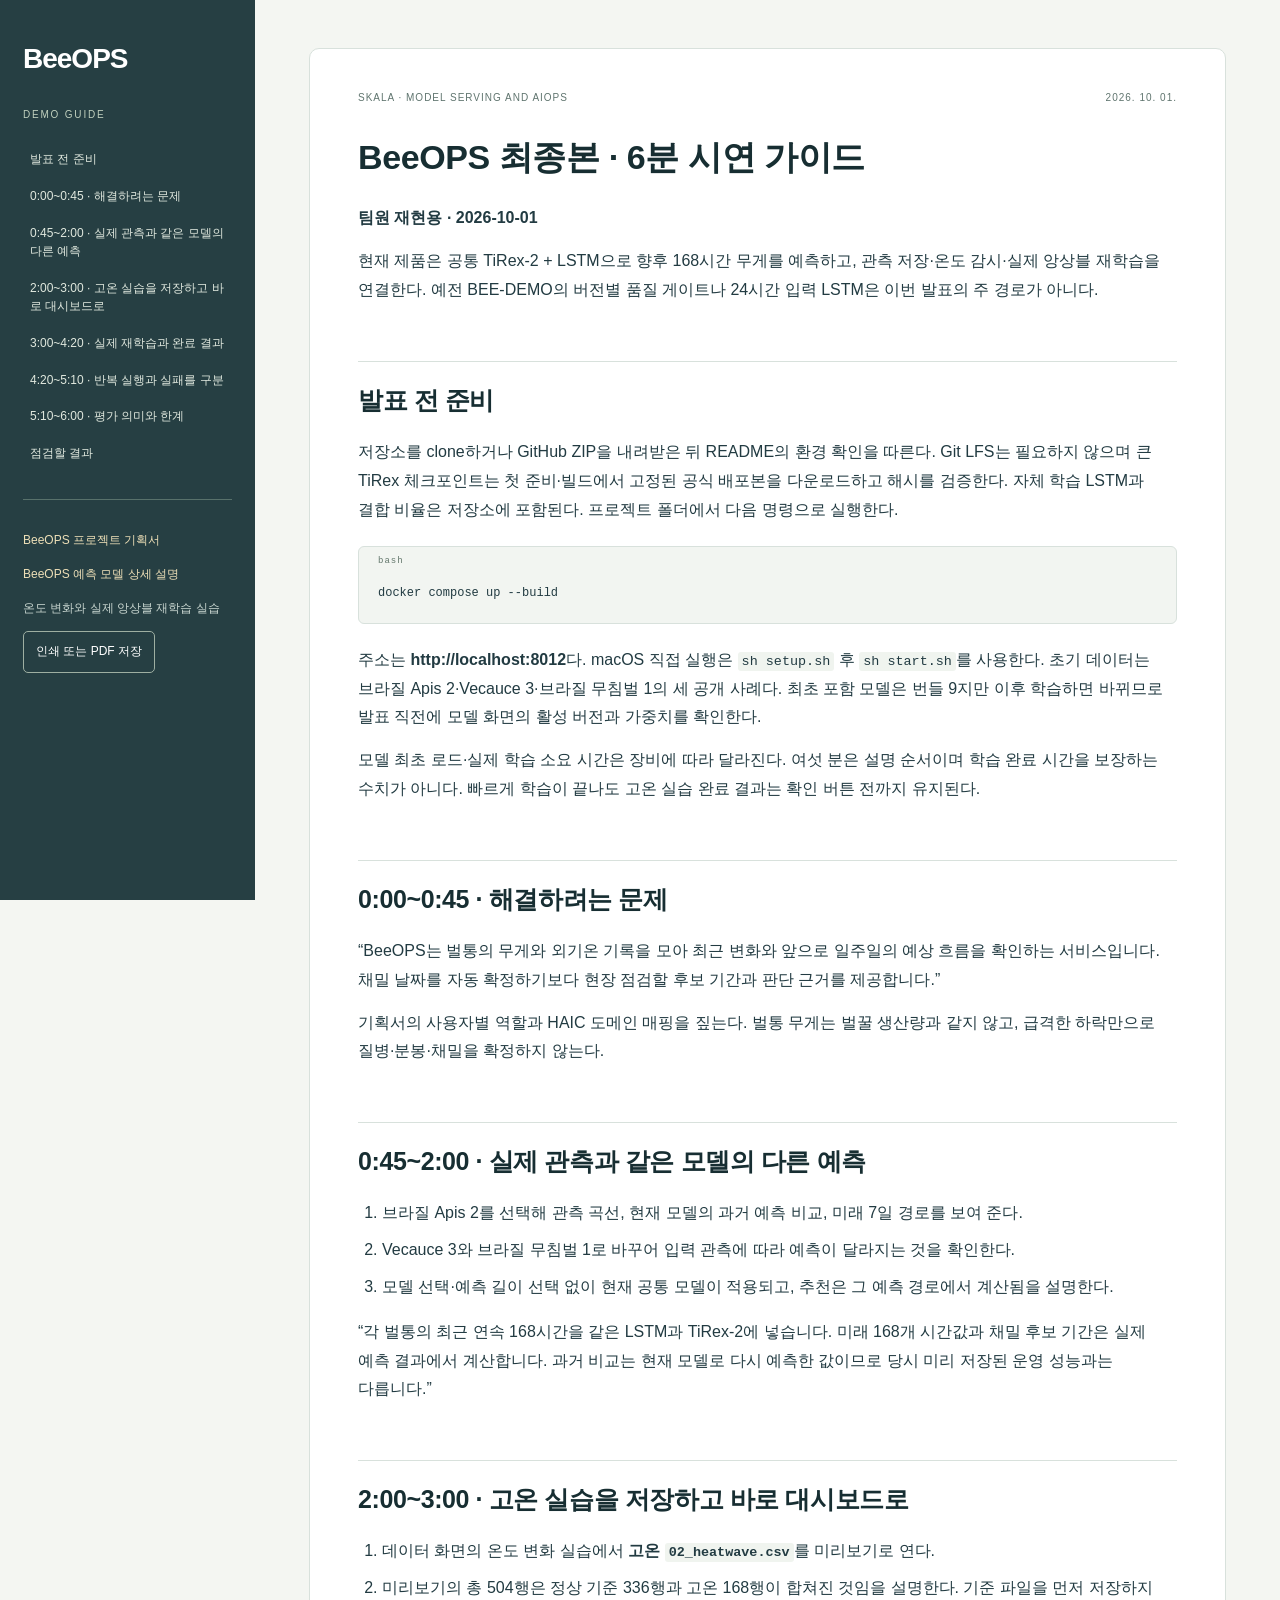
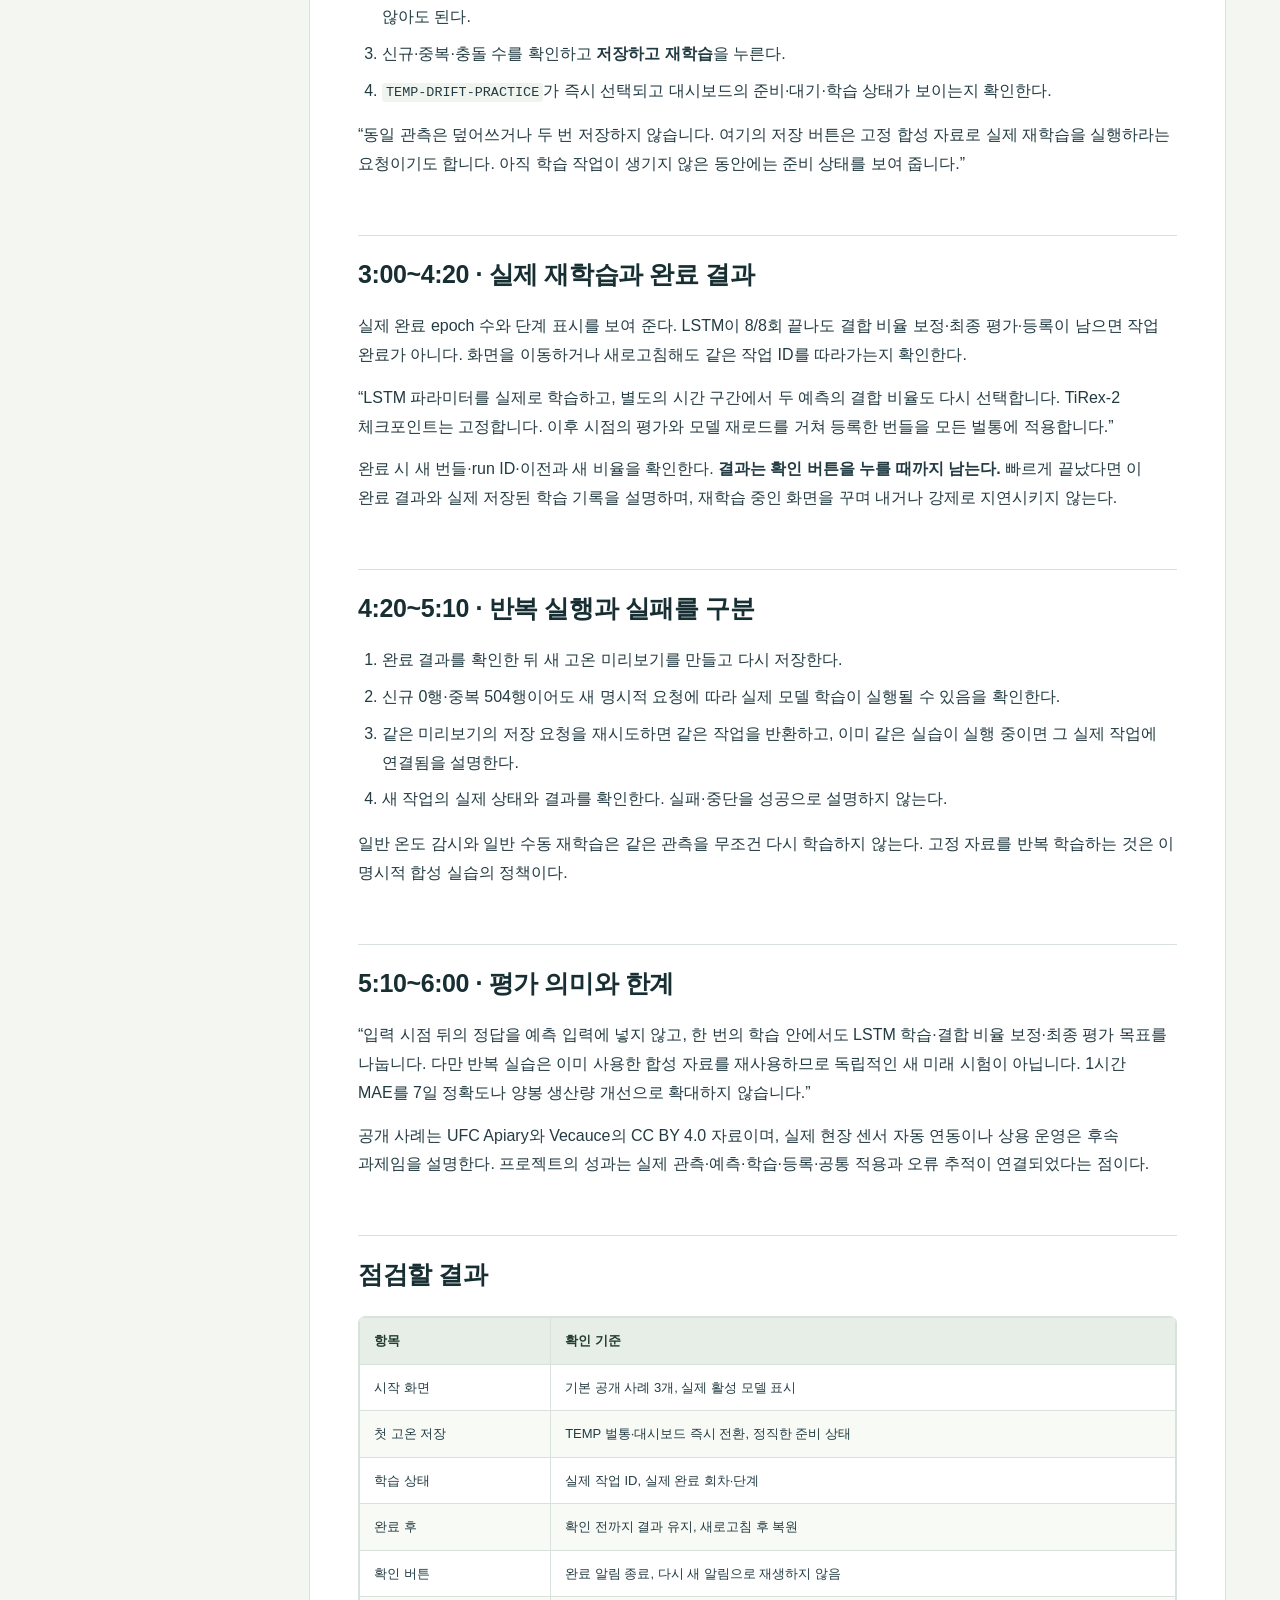
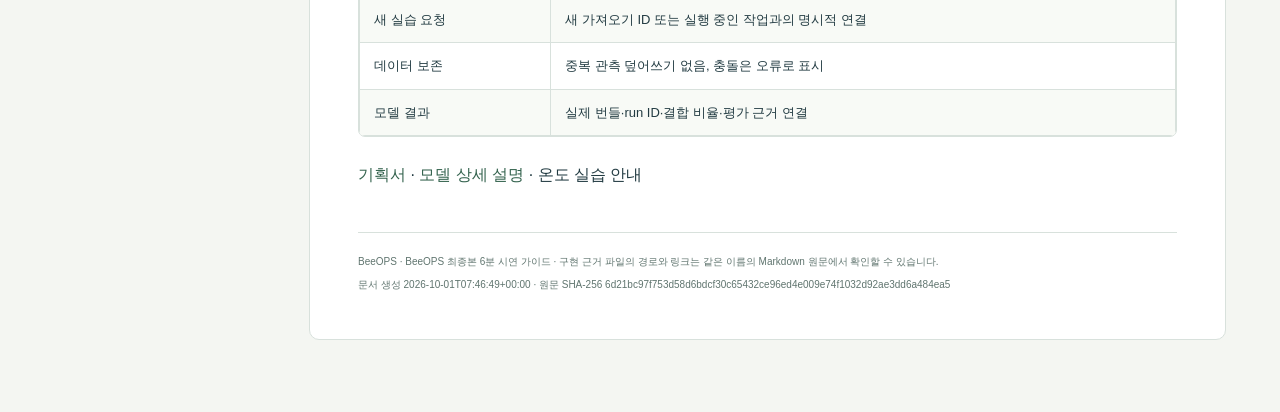
<file: docs/시연가이드.html>
<!doctype html>
<html lang="ko"><head><meta charset="utf-8"><meta name="viewport" content="width=device-width,initial-scale=1"><meta name="source-sha256" content="6d21bc97f753d58d6bdcf30c65432ce96ed4e009e74f1032d92ae3dd6a484ea5"><meta name="generated-at" content="2026-10-01T07:46:49+00:00"><title>BeeOPS 최종본 6분 시연 가이드</title><style>:root{--ink:#223b42;--muted:#60756f;--line:#d8e1dc;--accent:#476d5e;--gold:#d9ab45;--paper:#fff}*{box-sizing:border-box}html{scroll-behavior:smooth;scroll-padding-top:28px}body{margin:0;background:#f4f6f2;color:var(--ink);font:16px/1.8 -apple-system,BlinkMacSystemFont,'Apple SD Gothic Neo','Malgun Gothic','Noto Sans CJK KR','Noto Sans KR',sans-serif}a{color:#34634e;text-decoration:none;overflow-wrap:anywhere}a:hover{text-decoration:underline}aside{position:fixed;inset:0 auto 0 0;width:255px;background:#263f43;padding:34px 23px;overflow:auto;color:#e9f0e7}.brand{font-size:28px;font-weight:800;color:#fff;letter-spacing:-1px}.nav-kicker{margin:22px 0 17px;color:#bfcfbd;font-size:10px;letter-spacing:1.8px}nav a{display:block;color:#e1e9df;font-size:12px;line-height:1.55;padding:9px 7px;border-radius:5px}nav a:hover{background:#385454;text-decoration:none}.related{margin-top:28px;padding-top:18px;border-top:1px solid #58716b}.related a{display:block;color:#eddfb7;font-size:12px;margin:12px 0}.related button{background:transparent;border:1px solid #9eafa2;color:white;border-radius:5px;padding:9px 12px;cursor:pointer;font:inherit;font-size:12px}.wrap{margin-left:255px;padding:48px 54px 72px}main{max-width:1030px;margin:auto;background:white;padding:40px 48px;border:1px solid var(--line);border-radius:10px}.topline{display:flex;justify-content:space-between;gap:20px;font-size:10px;letter-spacing:1px;color:var(--muted);margin-bottom:26px}h1,h2,h3,h4{color:#172e32;line-height:1.45;letter-spacing:-.4px}h1{font-size:34px;margin:0 0 22px}h2{font-size:25px;margin:56px 0 20px;padding-top:20px;border-top:1px solid var(--line)}h3{font-size:19px;margin:30px 0 12px}h4{font-size:16px;margin:23px 0 9px}p{margin:14px 0;overflow-wrap:anywhere;word-break:keep-all}li{margin:8px 0;word-break:keep-all}ul,ol{padding-left:24px}strong{font-weight:700}blockquote{margin:24px 0;padding:18px 23px;background:#fcf6e4;border-left:4px solid var(--gold);border-radius:0 7px 7px 0}.table-wrap{overflow-x:auto;margin:24px 0;border:1px solid var(--line);border-radius:7px}table{width:100%;border-collapse:collapse;font-size:13px;line-height:1.65}th,td{padding:12px 14px;text-align:left;vertical-align:top;border:1px solid var(--line);word-break:keep-all;overflow-wrap:anywhere}th{background:#e6eee7;color:#223c30;font-weight:700}tr:nth-child(even) td{background:#f8faf6}th:first-child,td:first-child{min-width:100px}figure{margin:25px 0;break-inside:avoid}figure img{width:100%;height:auto;display:block;border:1px solid var(--line);border-radius:5px}figcaption{font-size:12px;line-height:1.6;color:var(--muted);margin-top:9px;word-break:keep-all}code{font-family:ui-monospace,SFMono-Regular,Consolas,monospace;font-size:.84em;background:#f0f4ef;border-radius:3px;padding:2px 4px;overflow-wrap:anywhere}.code{position:relative;margin:22px 0;padding:32px 19px 17px;background:#f2f5f1;border:1px solid var(--line);border-radius:6px;line-height:1.65;white-space:pre-wrap;overflow-wrap:anywhere;word-break:break-word}.code code{font-size:12px;background:transparent;padding:0;white-space:pre-wrap}.code-language{position:absolute;top:7px;left:19px;font-size:9px;letter-spacing:1px;color:#63776c}details{margin:20px 0;padding:16px;border:1px solid var(--line)}summary{cursor:pointer}.footer{margin-top:42px;padding-top:15px;border-top:1px solid var(--line);color:var(--muted);font-size:10px}.footer p{margin:5px 0}.missing{color:#9f482b;border:1px solid #cc9c75;padding:15px}@media(max-width:1100px){aside{width:220px}.wrap{margin-left:220px;padding:28px}main{padding:32px}}@media(max-width:760px){aside{position:static;width:auto;padding:21px}.brand{font-size:25px}.nav-kicker{margin:10px 0}nav{display:flex;overflow:auto;gap:8px}nav a{white-space:nowrap}.related{display:flex;gap:18px;align-items:center;margin-top:15px;padding-top:8px}.related a{margin:0}.related button{margin-left:auto;white-space:nowrap}.wrap{margin:0;padding:14px}main{padding:23px 18px}h1{font-size:27px}h2{font-size:22px}body{font-size:15px}th,td{min-width:125px}table{font-size:12px}.topline{font-size:9px;letter-spacing:0}.code code{font-size:11px}}@page{size:A4;margin:18mm 16mm 18mm}@media print{html{scroll-behavior:auto}body{background:white;color:#172d30;font-size:10.2pt;line-height:1.65}aside,.topline{display:none}.wrap{margin:0;padding:0}main{max-width:none;margin:0;padding:0;border:0;border-radius:0}h1{font-size:25pt;line-height:1.35;margin:0 0 18pt}h2{font-size:15pt;margin:25pt 0 10pt;padding:0;border:0;break-after:avoid}h3{font-size:11.7pt;margin:15pt 0 7pt;break-after:avoid}h4{font-size:10.5pt;break-after:avoid}p{margin:8pt 0;orphans:3;widows:3}ul,ol{margin:8pt 0;padding-left:17pt}li{margin:4pt 0;orphans:2;widows:2}blockquote{padding:11pt 14pt;margin:13pt 0;break-inside:avoid;print-color-adjust:exact}table{font-size:8.7pt;line-height:1.55;table-layout:auto}th,td,th:first-child,td:first-child{min-width:0;padding:7pt 8pt;border-color:#cdd6d0}thead{display:table-header-group}tr{break-inside:avoid;page-break-inside:avoid}th,tr:nth-child(even) td{print-color-adjust:exact}.table-wrap{overflow:visible;margin:13pt 0;border-radius:0}figure{margin:15pt 0}figure img{max-height:185mm;object-fit:contain;border-radius:0}figcaption{font-size:8.2pt;margin-top:6pt;line-height:1.5}a{color:#264e40;text-decoration:none}code{font-size:.82em}.code{padding:22pt 12pt 10pt;margin:12pt 0;break-inside:avoid;background:#f1f4f0;print-color-adjust:exact}.code code{font-size:8.5pt;line-height:1.65}.code-language{top:5pt;left:12pt;font-size:7pt}.footer{font-size:7pt;line-height:1.5;margin-top:23pt;break-inside:avoid}details{display:none}}
@media screen and (max-width:760px){.related{flex-wrap:wrap;gap:12px 20px}.related a{white-space:nowrap;flex:0 0 auto}.related button{margin-left:0}}
@page{@bottom-left{content:"BeeOPS_최종본 · 2026-10-01";font-family:'Apple SD Gothic Neo','Malgun Gothic','Noto Sans CJK KR','Noto Sans KR',sans-serif;font-size:7.5pt;color:#60756f}@bottom-right{content:counter(page) " / " counter(pages);font-family:'Apple SD Gothic Neo','Malgun Gothic','Noto Sans CJK KR','Noto Sans KR',sans-serif;font-size:7.5pt;color:#60756f}}

.related .source-ref{display:block;color:#c9d6d0;font-size:12px;margin:12px 0}
</style></head>
<body><aside><a class="brand" href="/">BeeOPS</a><div class="nav-kicker">DEMO GUIDE</div><nav aria-label="문서 목차"><a href="#section-1">발표 전 준비</a><a href="#section-2">0:00~0:45 · 해결하려는 문제</a><a href="#section-3">0:45~2:00 · 실제 관측과 같은 모델의 다른 예측</a><a href="#section-4">2:00~3:00 · 고온 실습을 저장하고 바로 대시보드로</a><a href="#section-5">3:00~4:20 · 실제 재학습과 완료 결과</a><a href="#section-6">4:20~5:10 · 반복 실행과 실패를 구분</a><a href="#section-7">5:10~6:00 · 평가 의미와 한계</a><a href="#section-8">점검할 결과</a></nav><div class="related"><a href="/proposal" data-local-doc="BeeOPS_조별기획서.html">BeeOPS 프로젝트 기획서</a><a href="/model-guide" data-local-doc="BeeOPS_모델_상세설명.html">BeeOPS 예측 모델 상세 설명</a><span class="source-ref" data-local-doc="온도_드리프트_실습.html" title="로컬 문서: 온도_드리프트_실습.html">온도 변화와 실제 앙상블 재학습 실습</span><button type="button" onclick="window.print()">인쇄 또는 PDF 저장</button></div></aside><div class="wrap"><main><div class="topline"><span>SKALA · MODEL SERVING AND AIOPS</span><span>2026. 10. 01.</span></div><h1>BeeOPS 최종본 · 6분 시연 가이드</h1>
<p><strong>팀원 재현용 · 2026-10-01</strong></p>
<p>현재 제품은 공통 TiRex-2 + LSTM으로 향후 168시간 무게를 예측하고, 관측 저장·온도 감시·실제 앙상블 재학습을 연결한다. 예전 BEE-DEMO의 버전별 품질 게이트나 24시간 입력 LSTM은 이번 발표의 주 경로가 아니다.</p>
<h2 id="section-1">발표 전 준비</h2>
<p>저장소를 clone하거나 GitHub ZIP을 내려받은 뒤 <span class="source-ref" title="프로젝트 근거 파일: ../README.md">README</span>의 환경 확인을 따른다. Git LFS는 필요하지 않으며 큰 TiRex 체크포인트는 첫 준비·빌드에서 고정된 공식 배포본을 다운로드하고 해시를 검증한다. 자체 학습 LSTM과 결합 비율은 저장소에 포함된다. 프로젝트 폴더에서 다음 명령으로 실행한다.</p>
<pre class="code"><span class="code-language">bash</span><code>docker compose up --build</code></pre>
<p>주소는 <strong>http://localhost:8012</strong>다. macOS 직접 실행은 <code>sh setup.sh</code> 후 <code>sh start.sh</code>를 사용한다. 초기 데이터는 브라질 Apis 2·Vecauce 3·브라질 무침벌 1의 세 공개 사례다. 최초 포함 모델은 번들 9지만 이후 학습하면 바뀌므로 발표 직전에 모델 화면의 활성 버전과 가중치를 확인한다.</p>
<p>모델 최초 로드·실제 학습 소요 시간은 장비에 따라 달라진다. 여섯 분은 설명 순서이며 학습 완료 시간을 보장하는 수치가 아니다. 빠르게 학습이 끝나도 고온 실습 완료 결과는 확인 버튼 전까지 유지된다.</p>
<h2 id="section-2">0:00~0:45 · 해결하려는 문제</h2>
<p>“BeeOPS는 벌통의 무게와 외기온 기록을 모아 최근 변화와 앞으로 일주일의 예상 흐름을 확인하는 서비스입니다. 채밀 날짜를 자동 확정하기보다 현장 점검할 후보 기간과 판단 근거를 제공합니다.”</p>
<p>기획서의 사용자별 역할과 HAIC 도메인 매핑을 짚는다. 벌통 무게는 벌꿀 생산량과 같지 않고, 급격한 하락만으로 질병·분봉·채밀을 확정하지 않는다.</p>
<h2 id="section-3">0:45~2:00 · 실제 관측과 같은 모델의 다른 예측</h2>
<ol><li>브라질 Apis 2를 선택해 관측 곡선, 현재 모델의 과거 예측 비교, 미래 7일 경로를 보여 준다.</li><li>Vecauce 3와 브라질 무침벌 1로 바꾸어 입력 관측에 따라 예측이 달라지는 것을 확인한다.</li><li>모델 선택·예측 길이 선택 없이 현재 공통 모델이 적용되고, 추천은 그 예측 경로에서 계산됨을 설명한다.</li></ol>
<p>“각 벌통의 최근 연속 168시간을 같은 LSTM과 TiRex-2에 넣습니다. 미래 168개 시간값과 채밀 후보 기간은 실제 예측 결과에서 계산합니다. 과거 비교는 현재 모델로 다시 예측한 값이므로 당시 미리 저장된 운영 성능과는 다릅니다.”</p>
<h2 id="section-4">2:00~3:00 · 고온 실습을 저장하고 바로 대시보드로</h2>
<ol><li>데이터 화면의 온도 변화 실습에서 <strong>고온 <code>02_heatwave.csv</code></strong>를 미리보기로 연다.</li><li>미리보기의 총 504행은 정상 기준 336행과 고온 168행이 합쳐진 것임을 설명한다. 기준 파일을 먼저 저장하지 않아도 된다.</li><li>신규·중복·충돌 수를 확인하고 <strong>저장하고 재학습</strong>을 누른다.</li><li><code>TEMP-DRIFT-PRACTICE</code>가 즉시 선택되고 대시보드의 준비·대기·학습 상태가 보이는지 확인한다.</li></ol>
<p>“동일 관측은 덮어쓰거나 두 번 저장하지 않습니다. 여기의 저장 버튼은 고정 합성 자료로 실제 재학습을 실행하라는 요청이기도 합니다. 아직 학습 작업이 생기지 않은 동안에는 준비 상태를 보여 줍니다.”</p>
<h2 id="section-5">3:00~4:20 · 실제 재학습과 완료 결과</h2>
<p>실제 완료 epoch 수와 단계 표시를 보여 준다. LSTM이 8/8회 끝나도 결합 비율 보정·최종 평가·등록이 남으면 작업 완료가 아니다. 화면을 이동하거나 새로고침해도 같은 작업 ID를 따라가는지 확인한다.</p>
<p>“LSTM 파라미터를 실제로 학습하고, 별도의 시간 구간에서 두 예측의 결합 비율도 다시 선택합니다. TiRex-2 체크포인트는 고정합니다. 이후 시점의 평가와 모델 재로드를 거쳐 등록한 번들을 모든 벌통에 적용합니다.”</p>
<p>완료 시 새 번들·run ID·이전과 새 비율을 확인한다. <strong>결과는 확인 버튼을 누를 때까지 남는다.</strong> 빠르게 끝났다면 이 완료 결과와 실제 저장된 학습 기록을 설명하며, 재학습 중인 화면을 꾸며 내거나 강제로 지연시키지 않는다.</p>
<h2 id="section-6">4:20~5:10 · 반복 실행과 실패를 구분</h2>
<ol><li>완료 결과를 확인한 뒤 새 고온 미리보기를 만들고 다시 저장한다.</li><li>신규 0행·중복 504행이어도 새 명시적 요청에 따라 실제 모델 학습이 실행될 수 있음을 확인한다.</li><li>같은 미리보기의 저장 요청을 재시도하면 같은 작업을 반환하고, 이미 같은 실습이 실행 중이면 그 실제 작업에 연결됨을 설명한다.</li><li>새 작업의 실제 상태와 결과를 확인한다. 실패·중단을 성공으로 설명하지 않는다.</li></ol>
<p>일반 온도 감시와 일반 수동 재학습은 같은 관측을 무조건 다시 학습하지 않는다. 고정 자료를 반복 학습하는 것은 이 명시적 합성 실습의 정책이다.</p>
<h2 id="section-7">5:10~6:00 · 평가 의미와 한계</h2>
<p>“입력 시점 뒤의 정답을 예측 입력에 넣지 않고, 한 번의 학습 안에서도 LSTM 학습·결합 비율 보정·최종 평가 목표를 나눕니다. 다만 반복 실습은 이미 사용한 합성 자료를 재사용하므로 독립적인 새 미래 시험이 아닙니다. 1시간 MAE를 7일 정확도나 양봉 생산량 개선으로 확대하지 않습니다.”</p>
<p>공개 사례는 UFC Apiary와 Vecauce의 CC BY 4.0 자료이며, 실제 현장 센서 자동 연동이나 상용 운영은 후속 과제임을 설명한다. 프로젝트의 성과는 실제 관측·예측·학습·등록·공통 적용과 오류 추적이 연결되었다는 점이다.</p>
<h2 id="section-8">점검할 결과</h2>
<div class="table-wrap"><table><thead><tr><th>항목</th><th>확인 기준</th></tr></thead><tbody><tr><td>시작 화면</td><td>기본 공개 사례 3개, 실제 활성 모델 표시</td></tr><tr><td>첫 고온 저장</td><td>TEMP 벌통·대시보드 즉시 전환, 정직한 준비 상태</td></tr><tr><td>학습 상태</td><td>실제 작업 ID, 실제 완료 회차·단계</td></tr><tr><td>완료 후</td><td>확인 전까지 결과 유지, 새로고침 후 복원</td></tr><tr><td>확인 버튼</td><td>완료 알림 종료, 다시 새 알림으로 재생하지 않음</td></tr><tr><td>새 실습 요청</td><td>새 가져오기 ID 또는 실행 중인 작업과의 명시적 연결</td></tr><tr><td>데이터 보존</td><td>중복 관측 덮어쓰기 없음, 충돌은 오류로 표시</td></tr><tr><td>모델 결과</td><td>실제 번들·run ID·결합 비율·평가 근거 연결</td></tr></tbody></table></div>
<p><a href="/proposal" data-local-doc="BeeOPS_조별기획서.html">기획서</a> · <a href="/model-guide" data-local-doc="BeeOPS_모델_상세설명.html">모델 상세 설명</a> · <span class="source-ref" data-local-doc="온도_드리프트_실습.html" title="로컬 문서: 온도_드리프트_실습.html">온도 실습 안내</span></p><footer class="footer"><p>BeeOPS · BeeOPS 최종본 6분 시연 가이드 · 구현 근거 파일의 경로와 링크는 같은 이름의 Markdown 원문에서 확인할 수 있습니다.</p><p>문서 생성 2026-10-01T07:46:49+00:00 · 원문 SHA-256 6d21bc97f753d58d6bdcf30c65432ce96ed4e009e74f1032d92ae3dd6a484ea5</p></footer></main></div><script>if(location.protocol==='file:'){document.querySelectorAll('[data-local-doc]').forEach(el=>{const a=document.createElement('a');a.href=el.dataset.localDoc;a.textContent=el.textContent;el.replaceWith(a);});document.querySelector('.brand').href='BeeOPS_조별기획서.html';document.querySelectorAll('a[data-local-pdf]').forEach(a=>a.href=a.dataset.localPdf);}</script></body></html>
</file>
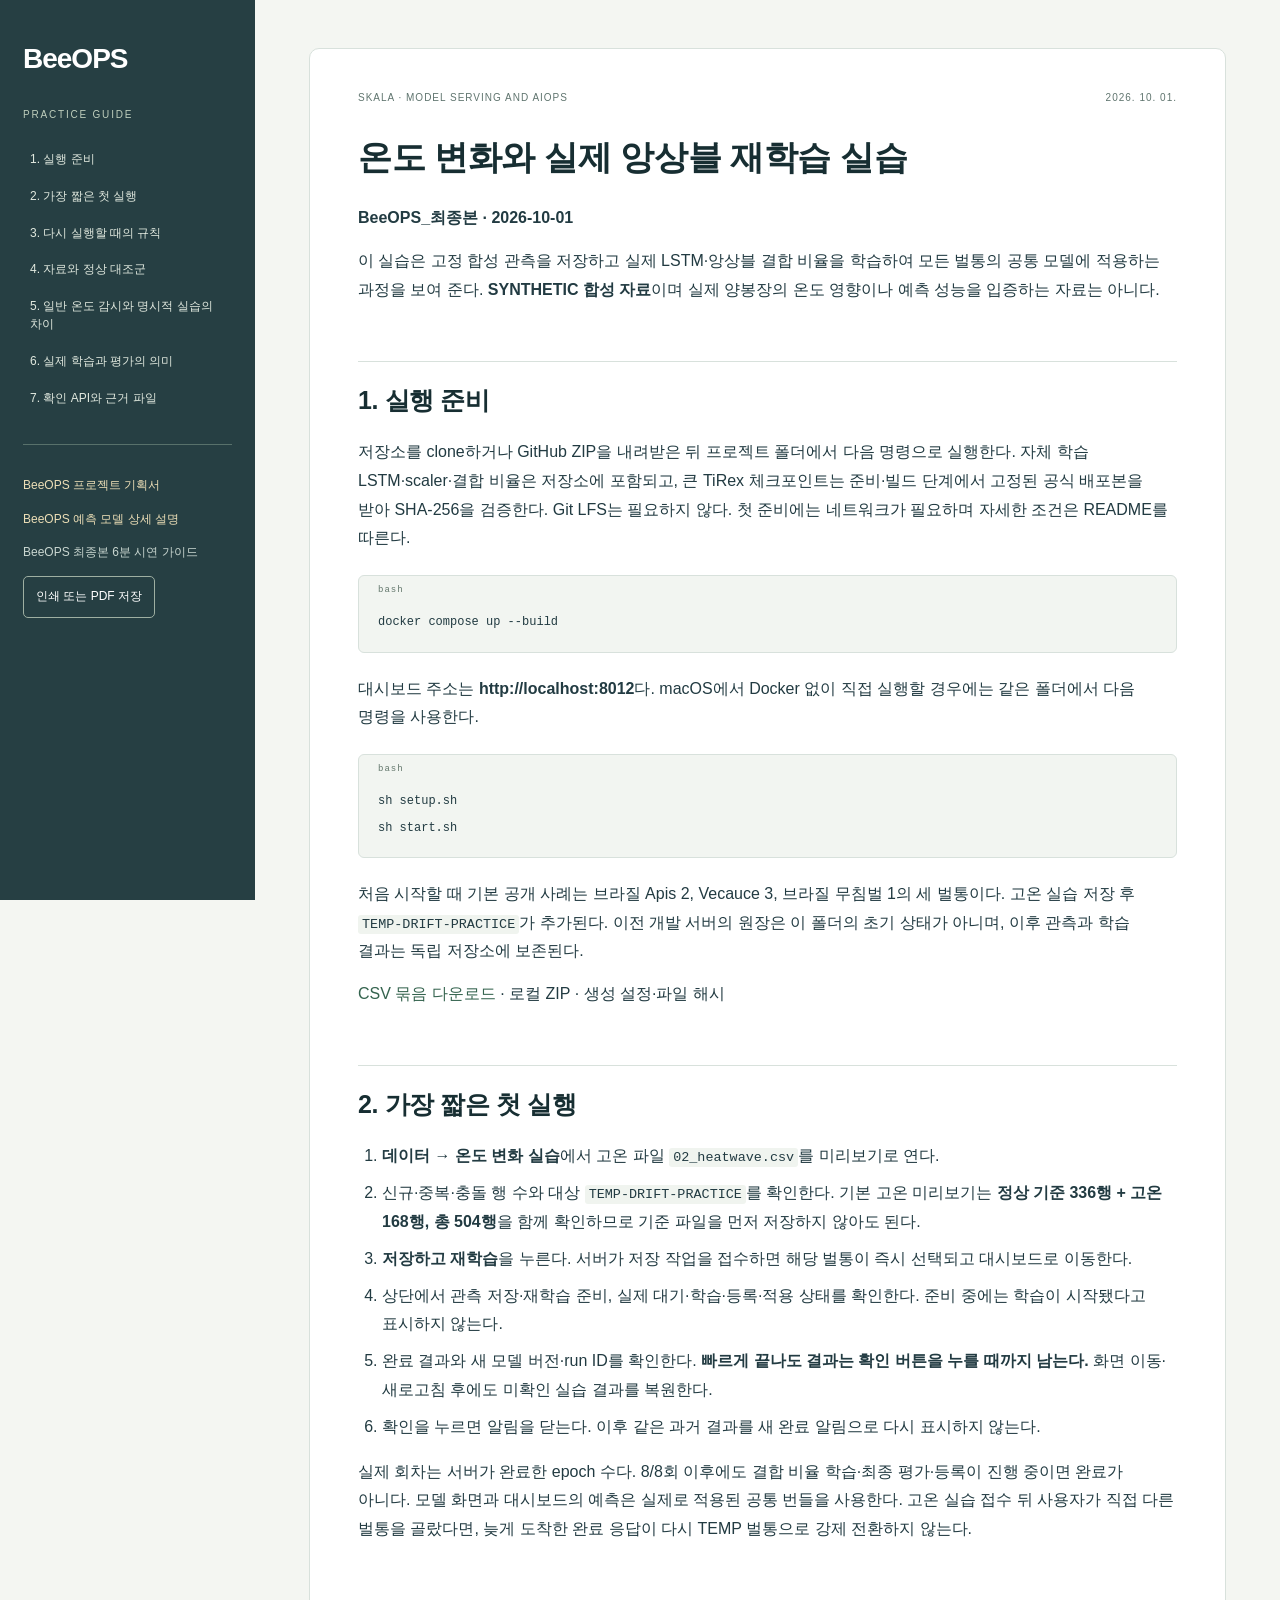
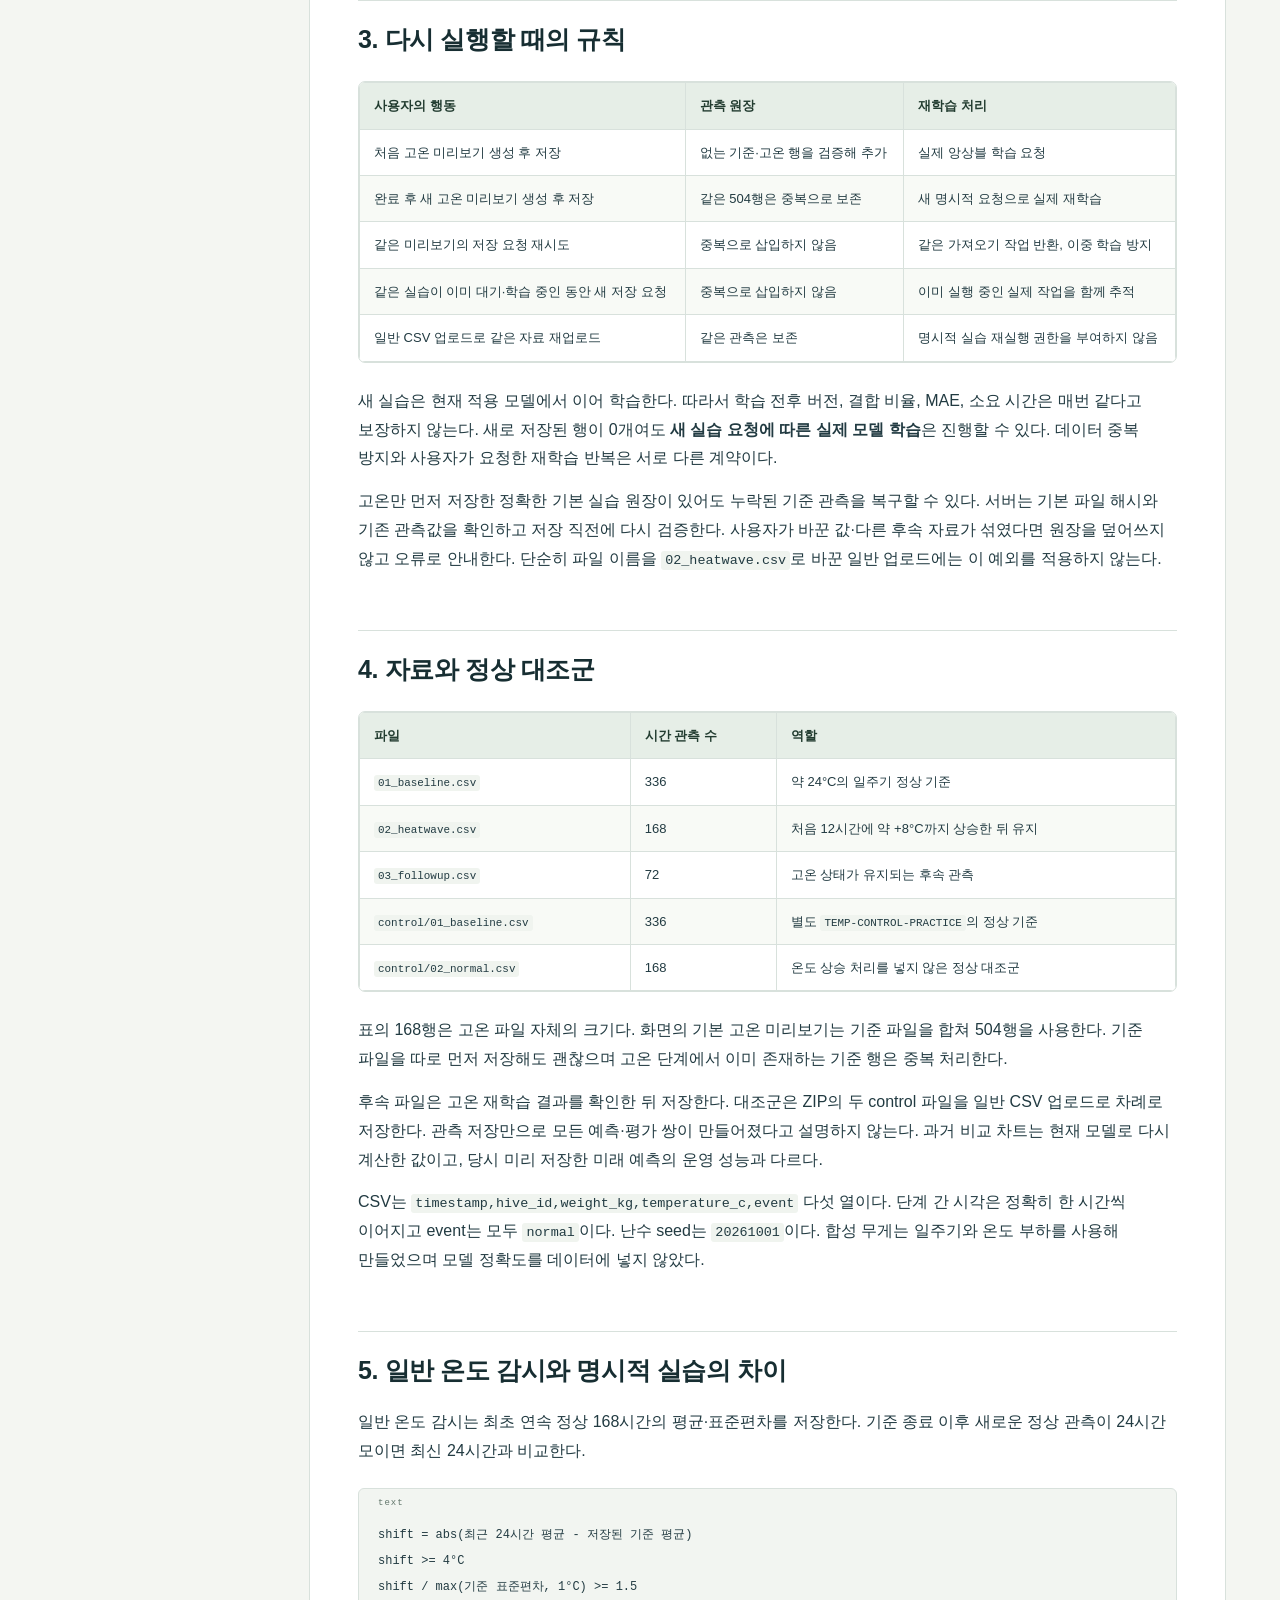
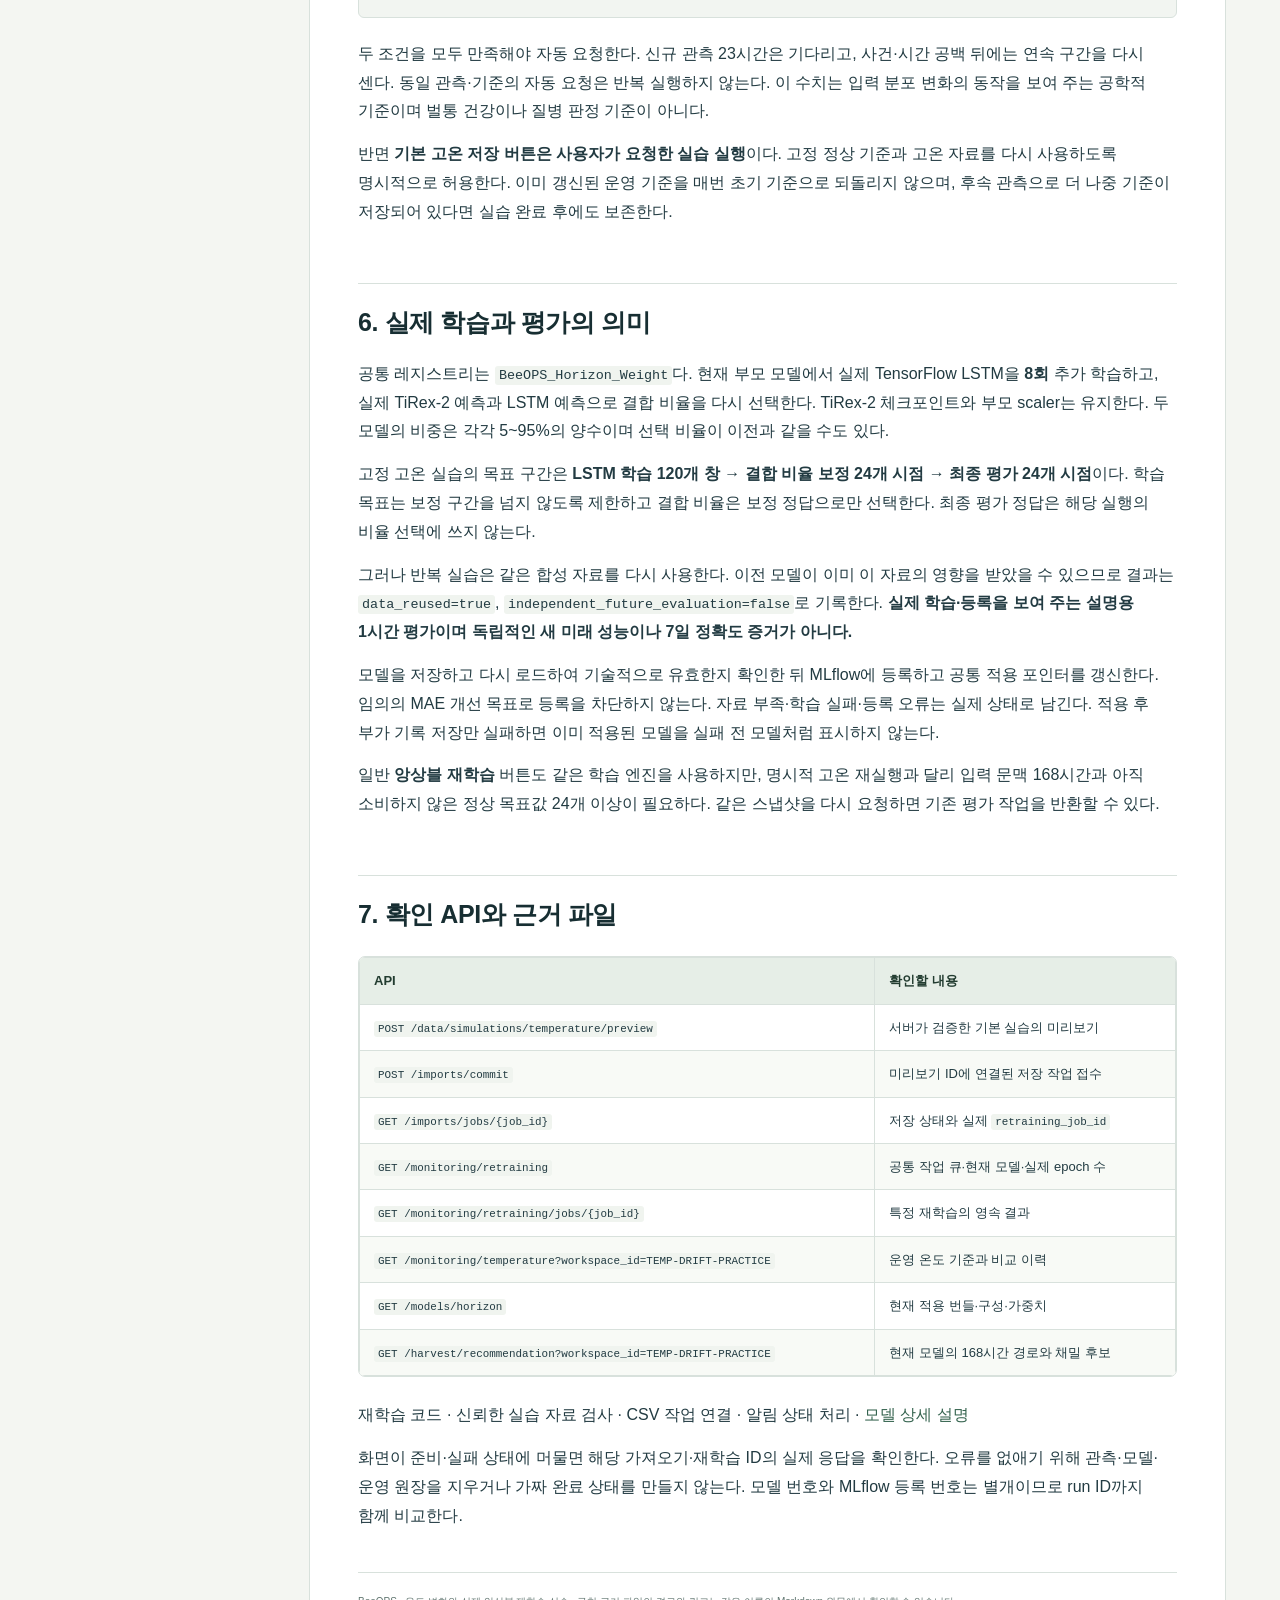
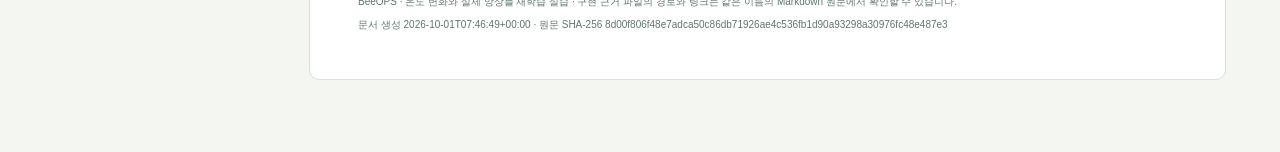
<file: docs/온도_드리프트_실습.html>
<!doctype html>
<html lang="ko"><head><meta charset="utf-8"><meta name="viewport" content="width=device-width,initial-scale=1"><meta name="source-sha256" content="8d00f806f48e7adca50c86db71926ae4c536fb1d90a93298a30976fc48e487e3"><meta name="generated-at" content="2026-10-01T07:46:49+00:00"><title>온도 변화와 실제 앙상블 재학습 실습</title><style>:root{--ink:#223b42;--muted:#60756f;--line:#d8e1dc;--accent:#476d5e;--gold:#d9ab45;--paper:#fff}*{box-sizing:border-box}html{scroll-behavior:smooth;scroll-padding-top:28px}body{margin:0;background:#f4f6f2;color:var(--ink);font:16px/1.8 -apple-system,BlinkMacSystemFont,'Apple SD Gothic Neo','Malgun Gothic','Noto Sans CJK KR','Noto Sans KR',sans-serif}a{color:#34634e;text-decoration:none;overflow-wrap:anywhere}a:hover{text-decoration:underline}aside{position:fixed;inset:0 auto 0 0;width:255px;background:#263f43;padding:34px 23px;overflow:auto;color:#e9f0e7}.brand{font-size:28px;font-weight:800;color:#fff;letter-spacing:-1px}.nav-kicker{margin:22px 0 17px;color:#bfcfbd;font-size:10px;letter-spacing:1.8px}nav a{display:block;color:#e1e9df;font-size:12px;line-height:1.55;padding:9px 7px;border-radius:5px}nav a:hover{background:#385454;text-decoration:none}.related{margin-top:28px;padding-top:18px;border-top:1px solid #58716b}.related a{display:block;color:#eddfb7;font-size:12px;margin:12px 0}.related button{background:transparent;border:1px solid #9eafa2;color:white;border-radius:5px;padding:9px 12px;cursor:pointer;font:inherit;font-size:12px}.wrap{margin-left:255px;padding:48px 54px 72px}main{max-width:1030px;margin:auto;background:white;padding:40px 48px;border:1px solid var(--line);border-radius:10px}.topline{display:flex;justify-content:space-between;gap:20px;font-size:10px;letter-spacing:1px;color:var(--muted);margin-bottom:26px}h1,h2,h3,h4{color:#172e32;line-height:1.45;letter-spacing:-.4px}h1{font-size:34px;margin:0 0 22px}h2{font-size:25px;margin:56px 0 20px;padding-top:20px;border-top:1px solid var(--line)}h3{font-size:19px;margin:30px 0 12px}h4{font-size:16px;margin:23px 0 9px}p{margin:14px 0;overflow-wrap:anywhere;word-break:keep-all}li{margin:8px 0;word-break:keep-all}ul,ol{padding-left:24px}strong{font-weight:700}blockquote{margin:24px 0;padding:18px 23px;background:#fcf6e4;border-left:4px solid var(--gold);border-radius:0 7px 7px 0}.table-wrap{overflow-x:auto;margin:24px 0;border:1px solid var(--line);border-radius:7px}table{width:100%;border-collapse:collapse;font-size:13px;line-height:1.65}th,td{padding:12px 14px;text-align:left;vertical-align:top;border:1px solid var(--line);word-break:keep-all;overflow-wrap:anywhere}th{background:#e6eee7;color:#223c30;font-weight:700}tr:nth-child(even) td{background:#f8faf6}th:first-child,td:first-child{min-width:100px}figure{margin:25px 0;break-inside:avoid}figure img{width:100%;height:auto;display:block;border:1px solid var(--line);border-radius:5px}figcaption{font-size:12px;line-height:1.6;color:var(--muted);margin-top:9px;word-break:keep-all}code{font-family:ui-monospace,SFMono-Regular,Consolas,monospace;font-size:.84em;background:#f0f4ef;border-radius:3px;padding:2px 4px;overflow-wrap:anywhere}.code{position:relative;margin:22px 0;padding:32px 19px 17px;background:#f2f5f1;border:1px solid var(--line);border-radius:6px;line-height:1.65;white-space:pre-wrap;overflow-wrap:anywhere;word-break:break-word}.code code{font-size:12px;background:transparent;padding:0;white-space:pre-wrap}.code-language{position:absolute;top:7px;left:19px;font-size:9px;letter-spacing:1px;color:#63776c}details{margin:20px 0;padding:16px;border:1px solid var(--line)}summary{cursor:pointer}.footer{margin-top:42px;padding-top:15px;border-top:1px solid var(--line);color:var(--muted);font-size:10px}.footer p{margin:5px 0}.missing{color:#9f482b;border:1px solid #cc9c75;padding:15px}@media(max-width:1100px){aside{width:220px}.wrap{margin-left:220px;padding:28px}main{padding:32px}}@media(max-width:760px){aside{position:static;width:auto;padding:21px}.brand{font-size:25px}.nav-kicker{margin:10px 0}nav{display:flex;overflow:auto;gap:8px}nav a{white-space:nowrap}.related{display:flex;gap:18px;align-items:center;margin-top:15px;padding-top:8px}.related a{margin:0}.related button{margin-left:auto;white-space:nowrap}.wrap{margin:0;padding:14px}main{padding:23px 18px}h1{font-size:27px}h2{font-size:22px}body{font-size:15px}th,td{min-width:125px}table{font-size:12px}.topline{font-size:9px;letter-spacing:0}.code code{font-size:11px}}@page{size:A4;margin:18mm 16mm 18mm}@media print{html{scroll-behavior:auto}body{background:white;color:#172d30;font-size:10.2pt;line-height:1.65}aside,.topline{display:none}.wrap{margin:0;padding:0}main{max-width:none;margin:0;padding:0;border:0;border-radius:0}h1{font-size:25pt;line-height:1.35;margin:0 0 18pt}h2{font-size:15pt;margin:25pt 0 10pt;padding:0;border:0;break-after:avoid}h3{font-size:11.7pt;margin:15pt 0 7pt;break-after:avoid}h4{font-size:10.5pt;break-after:avoid}p{margin:8pt 0;orphans:3;widows:3}ul,ol{margin:8pt 0;padding-left:17pt}li{margin:4pt 0;orphans:2;widows:2}blockquote{padding:11pt 14pt;margin:13pt 0;break-inside:avoid;print-color-adjust:exact}table{font-size:8.7pt;line-height:1.55;table-layout:auto}th,td,th:first-child,td:first-child{min-width:0;padding:7pt 8pt;border-color:#cdd6d0}thead{display:table-header-group}tr{break-inside:avoid;page-break-inside:avoid}th,tr:nth-child(even) td{print-color-adjust:exact}.table-wrap{overflow:visible;margin:13pt 0;border-radius:0}figure{margin:15pt 0}figure img{max-height:185mm;object-fit:contain;border-radius:0}figcaption{font-size:8.2pt;margin-top:6pt;line-height:1.5}a{color:#264e40;text-decoration:none}code{font-size:.82em}.code{padding:22pt 12pt 10pt;margin:12pt 0;break-inside:avoid;background:#f1f4f0;print-color-adjust:exact}.code code{font-size:8.5pt;line-height:1.65}.code-language{top:5pt;left:12pt;font-size:7pt}.footer{font-size:7pt;line-height:1.5;margin-top:23pt;break-inside:avoid}details{display:none}}
@media screen and (max-width:760px){.related{flex-wrap:wrap;gap:12px 20px}.related a{white-space:nowrap;flex:0 0 auto}.related button{margin-left:0}}
@page{@bottom-left{content:"BeeOPS_최종본 · 2026-10-01";font-family:'Apple SD Gothic Neo','Malgun Gothic','Noto Sans CJK KR','Noto Sans KR',sans-serif;font-size:7.5pt;color:#60756f}@bottom-right{content:counter(page) " / " counter(pages);font-family:'Apple SD Gothic Neo','Malgun Gothic','Noto Sans CJK KR','Noto Sans KR',sans-serif;font-size:7.5pt;color:#60756f}}

.related .source-ref{display:block;color:#c9d6d0;font-size:12px;margin:12px 0}
</style></head>
<body><aside><a class="brand" href="/">BeeOPS</a><div class="nav-kicker">PRACTICE GUIDE</div><nav aria-label="문서 목차"><a href="#section-1">1. 실행 준비</a><a href="#section-2">2. 가장 짧은 첫 실행</a><a href="#section-3">3. 다시 실행할 때의 규칙</a><a href="#section-4">4. 자료와 정상 대조군</a><a href="#section-5">5. 일반 온도 감시와 명시적 실습의 차이</a><a href="#section-6">6. 실제 학습과 평가의 의미</a><a href="#section-7">7. 확인 API와 근거 파일</a></nav><div class="related"><a href="/proposal" data-local-doc="BeeOPS_조별기획서.html">BeeOPS 프로젝트 기획서</a><a href="/model-guide" data-local-doc="BeeOPS_모델_상세설명.html">BeeOPS 예측 모델 상세 설명</a><span class="source-ref" data-local-doc="시연가이드.html" title="로컬 문서: 시연가이드.html">BeeOPS 최종본 6분 시연 가이드</span><button type="button" onclick="window.print()">인쇄 또는 PDF 저장</button></div></aside><div class="wrap"><main><div class="topline"><span>SKALA · MODEL SERVING AND AIOPS</span><span>2026. 10. 01.</span></div><h1>온도 변화와 실제 앙상블 재학습 실습</h1>
<p><strong>BeeOPS_최종본 · 2026-10-01</strong></p>
<p>이 실습은 고정 합성 관측을 저장하고 실제 LSTM·앙상블 결합 비율을 학습하여 모든 벌통의 공통 모델에 적용하는 과정을 보여 준다. <strong>SYNTHETIC 합성 자료</strong>이며 실제 양봉장의 온도 영향이나 예측 성능을 입증하는 자료는 아니다.</p>
<h2 id="section-1">1. 실행 준비</h2>
<p>저장소를 clone하거나 GitHub ZIP을 내려받은 뒤 프로젝트 폴더에서 다음 명령으로 실행한다. 자체 학습 LSTM·scaler·결합 비율은 저장소에 포함되고, 큰 TiRex 체크포인트는 준비·빌드 단계에서 고정된 공식 배포본을 받아 SHA-256을 검증한다. Git LFS는 필요하지 않다. 첫 준비에는 네트워크가 필요하며 자세한 조건은 <span class="source-ref" title="프로젝트 근거 파일: ../README.md">README</span>를 따른다.</p>
<pre class="code"><span class="code-language">bash</span><code>docker compose up --build</code></pre>
<p>대시보드 주소는 <strong>http://localhost:8012</strong>다. macOS에서 Docker 없이 직접 실행할 경우에는 같은 폴더에서 다음 명령을 사용한다.</p>
<pre class="code"><span class="code-language">bash</span><code>sh setup.sh
sh start.sh</code></pre>
<p>처음 시작할 때 기본 공개 사례는 브라질 Apis 2, Vecauce 3, 브라질 무침벌 1의 세 벌통이다. 고온 실습 저장 후 <code>TEMP-DRIFT-PRACTICE</code>가 추가된다. 이전 개발 서버의 원장은 이 폴더의 초기 상태가 아니며, 이후 관측과 학습 결과는 독립 저장소에 보존된다.</p>
<p><a href="http://localhost:8012/data/simulations/temperature-drift.zip" target="_blank" rel="noopener">CSV 묶음 다운로드</a> · <span class="source-ref" title="프로젝트 근거 파일: ../data/simulations/temperature_practice.zip">로컬 ZIP</span> · <span class="source-ref" title="프로젝트 근거 파일: ../data/simulations/temperature_practice/manifest.json">생성 설정·파일 해시</span></p>
<h2 id="section-2">2. 가장 짧은 첫 실행</h2>
<ol><li><strong>데이터 → 온도 변화 실습</strong>에서 고온 파일 <code>02_heatwave.csv</code>를 미리보기로 연다.</li><li>신규·중복·충돌 행 수와 대상 <code>TEMP-DRIFT-PRACTICE</code>를 확인한다. 기본 고온 미리보기는 <strong>정상 기준 336행 + 고온 168행, 총 504행</strong>을 함께 확인하므로 기준 파일을 먼저 저장하지 않아도 된다.</li><li><strong>저장하고 재학습</strong>을 누른다. 서버가 저장 작업을 접수하면 해당 벌통이 즉시 선택되고 대시보드로 이동한다.</li><li>상단에서 관측 저장·재학습 준비, 실제 대기·학습·등록·적용 상태를 확인한다. 준비 중에는 학습이 시작됐다고 표시하지 않는다.</li><li>완료 결과와 새 모델 버전·run ID를 확인한다. <strong>빠르게 끝나도 결과는 확인 버튼을 누를 때까지 남는다.</strong> 화면 이동·새로고침 후에도 미확인 실습 결과를 복원한다.</li><li>확인을 누르면 알림을 닫는다. 이후 같은 과거 결과를 새 완료 알림으로 다시 표시하지 않는다.</li></ol>
<p>실제 회차는 서버가 완료한 epoch 수다. 8/8회 이후에도 결합 비율 학습·최종 평가·등록이 진행 중이면 완료가 아니다. 모델 화면과 대시보드의 예측은 실제로 적용된 공통 번들을 사용한다. 고온 실습 접수 뒤 사용자가 직접 다른 벌통을 골랐다면, 늦게 도착한 완료 응답이 다시 TEMP 벌통으로 강제 전환하지 않는다.</p>
<h2 id="section-3">3. 다시 실행할 때의 규칙</h2>
<div class="table-wrap"><table><thead><tr><th>사용자의 행동</th><th>관측 원장</th><th>재학습 처리</th></tr></thead><tbody><tr><td>처음 고온 미리보기 생성 후 저장</td><td>없는 기준·고온 행을 검증해 추가</td><td>실제 앙상블 학습 요청</td></tr><tr><td>완료 후 새 고온 미리보기 생성 후 저장</td><td>같은 504행은 중복으로 보존</td><td>새 명시적 요청으로 실제 재학습</td></tr><tr><td>같은 미리보기의 저장 요청 재시도</td><td>중복으로 삽입하지 않음</td><td>같은 가져오기 작업 반환, 이중 학습 방지</td></tr><tr><td>같은 실습이 이미 대기·학습 중인 동안 새 저장 요청</td><td>중복으로 삽입하지 않음</td><td>이미 실행 중인 실제 작업을 함께 추적</td></tr><tr><td>일반 CSV 업로드로 같은 자료 재업로드</td><td>같은 관측은 보존</td><td>명시적 실습 재실행 권한을 부여하지 않음</td></tr></tbody></table></div>
<p>새 실습은 현재 적용 모델에서 이어 학습한다. 따라서 학습 전후 버전, 결합 비율, MAE, 소요 시간은 매번 같다고 보장하지 않는다. 새로 저장된 행이 0개여도 <strong>새 실습 요청에 따른 실제 모델 학습</strong>은 진행할 수 있다. 데이터 중복 방지와 사용자가 요청한 재학습 반복은 서로 다른 계약이다.</p>
<p>고온만 먼저 저장한 정확한 기본 실습 원장이 있어도 누락된 기준 관측을 복구할 수 있다. 서버는 기본 파일 해시와 기존 관측값을 확인하고 저장 직전에 다시 검증한다. 사용자가 바꾼 값·다른 후속 자료가 섞였다면 원장을 덮어쓰지 않고 오류로 안내한다. 단순히 파일 이름을 <code>02_heatwave.csv</code>로 바꾼 일반 업로드에는 이 예외를 적용하지 않는다.</p>
<h2 id="section-4">4. 자료와 정상 대조군</h2>
<div class="table-wrap"><table><thead><tr><th>파일</th><th>시간 관측 수</th><th>역할</th></tr></thead><tbody><tr><td><code>01_baseline.csv</code></td><td>336</td><td>약 24°C의 일주기 정상 기준</td></tr><tr><td><code>02_heatwave.csv</code></td><td>168</td><td>처음 12시간에 약 +8°C까지 상승한 뒤 유지</td></tr><tr><td><code>03_followup.csv</code></td><td>72</td><td>고온 상태가 유지되는 후속 관측</td></tr><tr><td><code>control/01_baseline.csv</code></td><td>336</td><td>별도 <code>TEMP-CONTROL-PRACTICE</code>의 정상 기준</td></tr><tr><td><code>control/02_normal.csv</code></td><td>168</td><td>온도 상승 처리를 넣지 않은 정상 대조군</td></tr></tbody></table></div>
<p>표의 168행은 고온 파일 자체의 크기다. 화면의 기본 고온 미리보기는 기준 파일을 합쳐 504행을 사용한다. 기준 파일을 따로 먼저 저장해도 괜찮으며 고온 단계에서 이미 존재하는 기준 행은 중복 처리한다.</p>
<p>후속 파일은 고온 재학습 결과를 확인한 뒤 저장한다. 대조군은 ZIP의 두 control 파일을 일반 CSV 업로드로 차례로 저장한다. 관측 저장만으로 모든 예측·평가 쌍이 만들어졌다고 설명하지 않는다. 과거 비교 차트는 현재 모델로 다시 계산한 값이고, 당시 미리 저장한 미래 예측의 운영 성능과 다르다.</p>
<p>CSV는 <code>timestamp,hive_id,weight_kg,temperature_c,event</code> 다섯 열이다. 단계 간 시각은 정확히 한 시간씩 이어지고 event는 모두 <code>normal</code>이다. 난수 seed는 <code>20261001</code>이다. 합성 무게는 일주기와 온도 부하를 사용해 만들었으며 모델 정확도를 데이터에 넣지 않았다.</p>
<h2 id="section-5">5. 일반 온도 감시와 명시적 실습의 차이</h2>
<p>일반 온도 감시는 최초 연속 정상 168시간의 평균·표준편차를 저장한다. 기준 종료 이후 새로운 정상 관측이 24시간 모이면 최신 24시간과 비교한다.</p>
<pre class="code"><span class="code-language">text</span><code>shift = abs(최근 24시간 평균 - 저장된 기준 평균)
shift &gt;= 4°C
shift / max(기준 표준편차, 1°C) &gt;= 1.5</code></pre>
<p>두 조건을 모두 만족해야 자동 요청한다. 신규 관측 23시간은 기다리고, 사건·시간 공백 뒤에는 연속 구간을 다시 센다. 동일 관측·기준의 자동 요청은 반복 실행하지 않는다. 이 수치는 입력 분포 변화의 동작을 보여 주는 공학적 기준이며 벌통 건강이나 질병 판정 기준이 아니다.</p>
<p>반면 <strong>기본 고온 저장 버튼은 사용자가 요청한 실습 실행</strong>이다. 고정 정상 기준과 고온 자료를 다시 사용하도록 명시적으로 허용한다. 이미 갱신된 운영 기준을 매번 초기 기준으로 되돌리지 않으며, 후속 관측으로 더 나중 기준이 저장되어 있다면 실습 완료 후에도 보존한다.</p>
<h2 id="section-6">6. 실제 학습과 평가의 의미</h2>
<p>공통 레지스트리는 <code>BeeOPS_Horizon_Weight</code>다. 현재 부모 모델에서 실제 TensorFlow LSTM을 <strong>8회</strong> 추가 학습하고, 실제 TiRex-2 예측과 LSTM 예측으로 결합 비율을 다시 선택한다. TiRex-2 체크포인트와 부모 scaler는 유지한다. 두 모델의 비중은 각각 5~95%의 양수이며 선택 비율이 이전과 같을 수도 있다.</p>
<p>고정 고온 실습의 목표 구간은 <strong>LSTM 학습 120개 창 → 결합 비율 보정 24개 시점 → 최종 평가 24개 시점</strong>이다. 학습 목표는 보정 구간을 넘지 않도록 제한하고 결합 비율은 보정 정답으로만 선택한다. 최종 평가 정답은 해당 실행의 비율 선택에 쓰지 않는다.</p>
<p>그러나 반복 실습은 같은 합성 자료를 다시 사용한다. 이전 모델이 이미 이 자료의 영향을 받았을 수 있으므로 결과는 <code>data_reused=true</code>, <code>independent_future_evaluation=false</code>로 기록한다. <strong>실제 학습·등록을 보여 주는 설명용 1시간 평가이며 독립적인 새 미래 성능이나 7일 정확도 증거가 아니다.</strong></p>
<p>모델을 저장하고 다시 로드하여 기술적으로 유효한지 확인한 뒤 MLflow에 등록하고 공통 적용 포인터를 갱신한다. 임의의 MAE 개선 목표로 등록을 차단하지 않는다. 자료 부족·학습 실패·등록 오류는 실제 상태로 남긴다. 적용 후 부가 기록 저장만 실패하면 이미 적용된 모델을 실패 전 모델처럼 표시하지 않는다.</p>
<p>일반 <strong>앙상블 재학습</strong> 버튼도 같은 학습 엔진을 사용하지만, 명시적 고온 재실행과 달리 입력 문맥 168시간과 아직 소비하지 않은 정상 목표값 24개 이상이 필요하다. 같은 스냅샷을 다시 요청하면 기존 평가 작업을 반환할 수 있다.</p>
<h2 id="section-7">7. 확인 API와 근거 파일</h2>
<div class="table-wrap"><table><thead><tr><th>API</th><th>확인할 내용</th></tr></thead><tbody><tr><td><code>POST /data/simulations/temperature/preview</code></td><td>서버가 검증한 기본 실습의 미리보기</td></tr><tr><td><code>POST /imports/commit</code></td><td>미리보기 ID에 연결된 저장 작업 접수</td></tr><tr><td><code>GET /imports/jobs/{job_id}</code></td><td>저장 상태와 실제 <code>retraining_job_id</code></td></tr><tr><td><code>GET /monitoring/retraining</code></td><td>공통 작업 큐·현재 모델·실제 epoch 수</td></tr><tr><td><code>GET /monitoring/retraining/jobs/{job_id}</code></td><td>특정 재학습의 영속 결과</td></tr><tr><td><code>GET /monitoring/temperature?workspace_id=TEMP-DRIFT-PRACTICE</code></td><td>운영 온도 기준과 비교 이력</td></tr><tr><td><code>GET /models/horizon</code></td><td>현재 적용 번들·구성·가중치</td></tr><tr><td><code>GET /harvest/recommendation?workspace_id=TEMP-DRIFT-PRACTICE</code></td><td>현재 모델의 168시간 경로와 채밀 후보</td></tr></tbody></table></div>
<p><span class="source-ref" title="프로젝트 근거 파일: ../app/temperature_drift.py">재학습 코드</span> · <span class="source-ref" title="프로젝트 근거 파일: ../app/temperature_practice.py">신뢰한 실습 자료 검사</span> · <span class="source-ref" title="프로젝트 근거 파일: ../app/imports.py">CSV 작업 연결</span> · <span class="source-ref" title="프로젝트 근거 파일: ../app/static/app.js">알림 상태 처리</span> · <a href="/model-guide" data-local-doc="BeeOPS_모델_상세설명.html">모델 상세 설명</a></p>
<p>화면이 준비·실패 상태에 머물면 해당 가져오기·재학습 ID의 실제 응답을 확인한다. 오류를 없애기 위해 관측·모델·운영 원장을 지우거나 가짜 완료 상태를 만들지 않는다. 모델 번호와 MLflow 등록 번호는 별개이므로 run ID까지 함께 비교한다.</p><footer class="footer"><p>BeeOPS · 온도 변화와 실제 앙상블 재학습 실습 · 구현 근거 파일의 경로와 링크는 같은 이름의 Markdown 원문에서 확인할 수 있습니다.</p><p>문서 생성 2026-10-01T07:46:49+00:00 · 원문 SHA-256 8d00f806f48e7adca50c86db71926ae4c536fb1d90a93298a30976fc48e487e3</p></footer></main></div><script>if(location.protocol==='file:'){document.querySelectorAll('[data-local-doc]').forEach(el=>{const a=document.createElement('a');a.href=el.dataset.localDoc;a.textContent=el.textContent;el.replaceWith(a);});document.querySelector('.brand').href='BeeOPS_조별기획서.html';document.querySelectorAll('a[data-local-pdf]').forEach(a=>a.href=a.dataset.localPdf);}</script></body></html>
</file>
